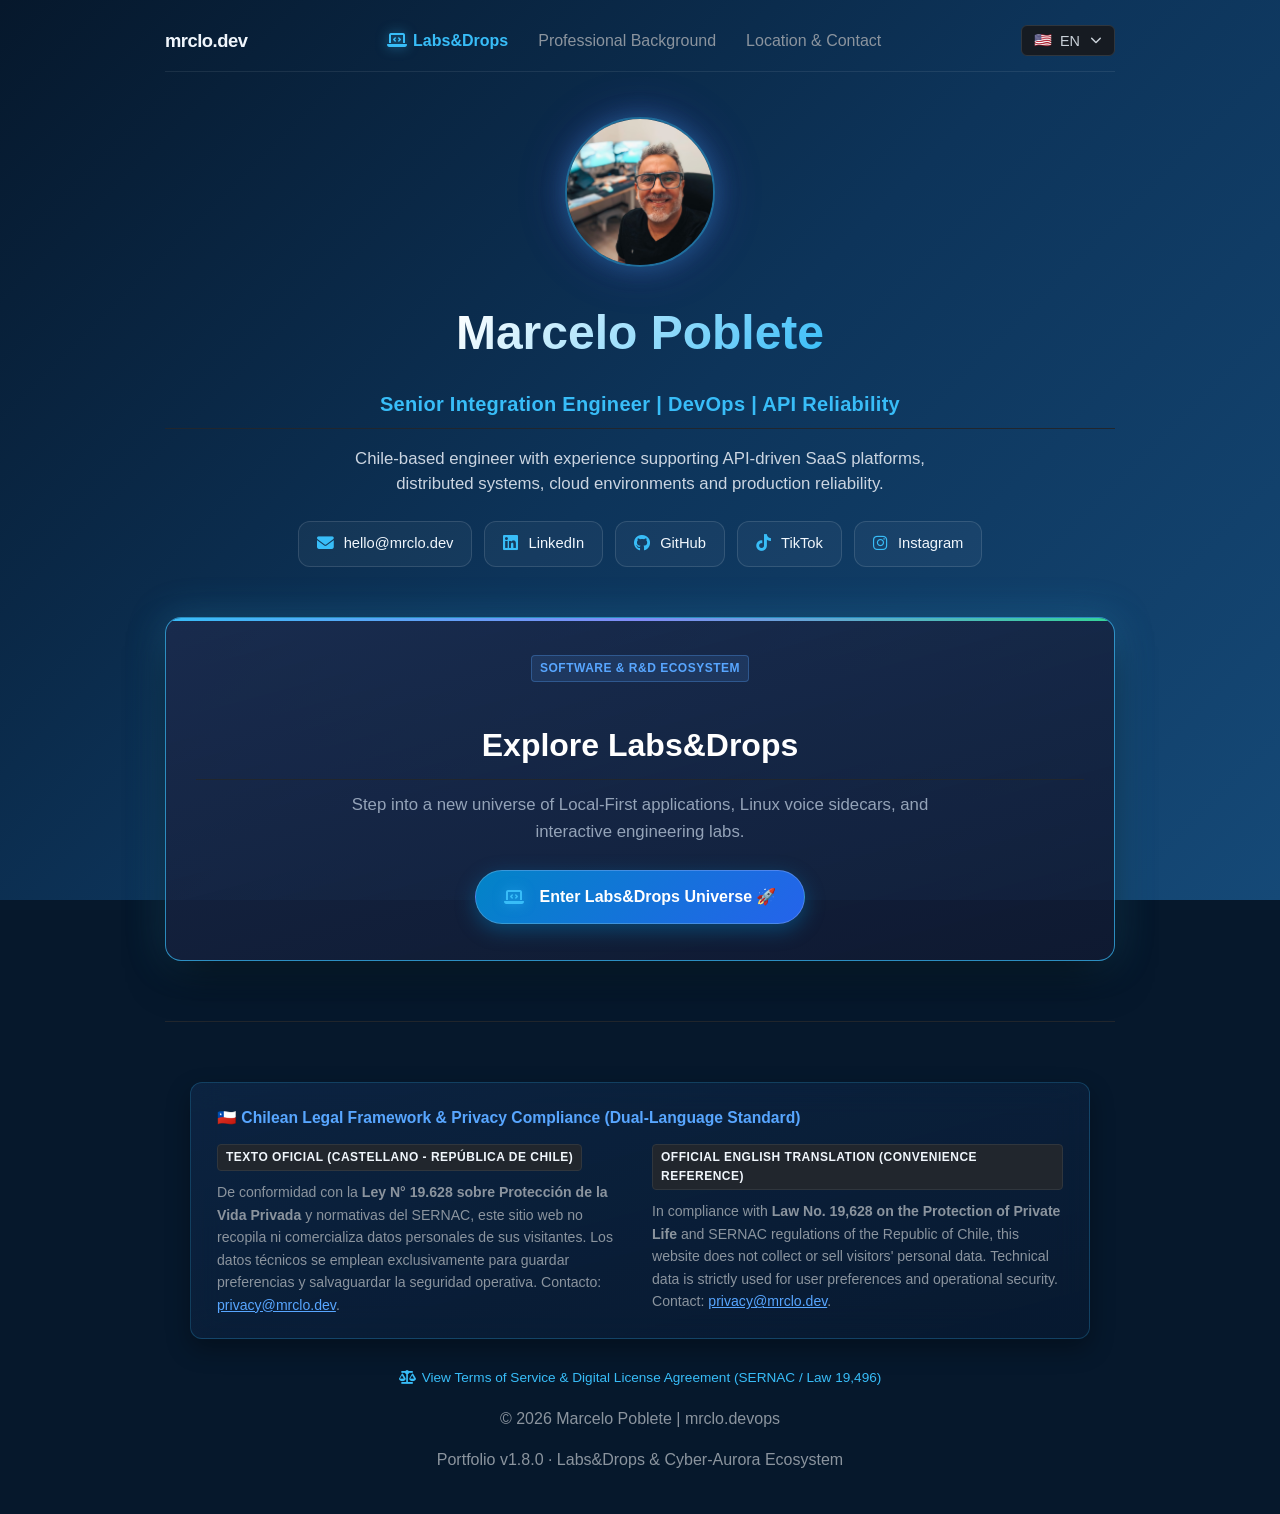
<file: index.html>
<!DOCTYPE html>
<html lang="en">

<head>

    <meta charset="UTF-8">

    <meta name="viewport" content="width=device-width, initial-scale=1.0">


    <title>
    Marcelo Poblete | Senior Integration Engineer | DevOps | API Reliability
    </title>


    <meta name="description"
    content="Marcelo Poblete, Chile-based Senior Integration Engineer with experience in API integrations, SaaS platforms, distributed systems, cloud environments, DevOps and production reliability.">


    <meta name="keywords"
    content="Marcelo Poblete, Senior Integration Engineer, DevOps Engineer, API Reliability, SaaS Engineer, Cloud Engineer, AWS, Terraform, Distributed Systems, Remote Engineer Chile">


    <meta name="author"
    content="Marcelo Poblete">


    <meta name="robots"
    content="index, follow">



    <!-- Open Graph / LinkedIn -->

    <meta property="og:type"
    content="website">


    <meta property="og:title"
    content="Marcelo Poblete | Senior Integration Engineer | DevOps | API Reliability">


    <meta property="og:description"
    content="Senior Integration Engineer focused on API ecosystems, SaaS platforms, DevOps, cloud environments and production reliability.">


    <link rel="canonical" href="https://mrclo.dev/">

    <meta property="og:url" content="https://mrclo.dev/">

    <meta property="og:image" content="https://mrclo.dev/assets/img/profile.jpg">


    <!-- Twitter Card -->

    <meta name="twitter:card" content="summary">

    <meta name="twitter:title" content="Marcelo Poblete | Senior Integration Engineer">

    <meta name="twitter:description" content="API Reliability, DevOps and SaaS Integration Engineer.">

    <meta name="twitter:image" content="https://mrclo.dev/assets/img/profile.jpg">


    <link rel="icon" type="image/svg+xml" href="/assets/img/favicon.svg?v=1.9.0">
    <link rel="icon" type="image/png" sizes="32x32" href="/assets/img/favicon-32x32.png?v=1.9.0">
    <link rel="icon" type="image/png" sizes="16x16" href="/assets/img/favicon-16x16.png?v=1.9.0">
    <link rel="apple-touch-icon" sizes="180x180" href="/assets/img/apple-touch-icon.png?v=1.9.0">
    <link rel="shortcut icon" href="/assets/img/favicon.ico?v=1.9.0">




    <!-- Structured Data -->

    <script type="application/ld+json">
        {
          "@context": "https://schema.org",
          "@type": "Person",
          "name": "Marcelo Poblete",
          "jobTitle": "Senior Integration Engineer",
          "url": "https://mrclo.dev/",
          "image": "https://mrclo.dev/assets/img/profile.jpg",
          "email": "mailto:hello@mrclo.dev",
          "address": {
            "@type": "PostalAddress",
            "addressCountry": "Chile"
          },
          "sameAs": [
            "https://github.com/mrclo-devops",
            "https://www.linkedin.com/in/mrclo-devops/",
            "https://www.tiktok.com/@mrclo_devops",
            "https://www.instagram.com/mrclo_devops/"
          ]
        }
        </script>



    <link rel="stylesheet" href="assets/css/style.css">
    <link rel="stylesheet" href="assets/css/labs.css">


    <link rel="stylesheet"
    href="https://cdnjs.cloudflare.com/ajax/libs/font-awesome/6.5.2/css/all.min.css">


    </head>



<body class="portal-universe">

  <!-- Ambient Glow Mesh Background -->
  <div class="ambient-glow-mesh" aria-hidden="true">
    <div class="glow-orb orb-1"></div>
    <div class="glow-orb orb-2"></div>
    <div class="glow-orb orb-3"></div>
  </div>



<nav class="navbar">

<button class="menu-toggle" aria-label="Open menu">
    <i class="fas fa-bars"></i>
</button>

<a href="/" class="nav-brand-desktop">mrclo.dev</a>

<a href="labs-drops/" class="nav-labs-center-btn" aria-label="Explora Labs & Drops">
    <span class="working-dev-icon"><i class="fas fa-laptop-code"></i></span>
    <span data-i18n="nav.labs_drops">Labs&Drops</span>
</a>

<div class="nav-links">
    <a href="labs-drops/" style="color: #38bdf8; font-weight: 600;"><span class="working-dev-icon"><i class="fas fa-laptop-code"></i></span><span data-i18n="nav.labs_drops">Labs&Drops</span></a>
    <a href="background/" data-i18n="nav.background">Professional Background</a>
    <a href="/background/#contact" data-i18n="nav.contact">Location & Contact</a>
</div>

<div class="lang-switcher">
    <button id="lang-switcher-btn" class="lang-btn" aria-label="Cambiar idioma / Switch language">
        <span id="current-lang-flag">🇨🇱</span>
        <span id="current-lang-code">ES</span>
        <i class="fas fa-chevron-down" style="font-size: 0.72rem; margin-left: 2px;"></i>
    </button>
    <div id="lang-dropdown" class="lang-dropdown">
        <button class="lang-option" data-lang="es">
            <span>🇨🇱</span> Español
        </button>
        <button class="lang-option" data-lang="en">
            <span>🇺🇸</span> English
        </button>
    </div>
</div>

</nav>

<header>

<img class="profile"
src="assets/img/profile.jpg"
alt="Marcelo Poblete">

<h1>
Marcelo Poblete
</h1>

<h2 data-i18n="header.role">
Senior Integration Engineer | DevOps | API Reliability
</h2>

<p style="color: #cbd5e1; font-size: 1.05rem; max-width: 650px; margin: 10px auto 25px auto; line-height: 1.5;" data-i18n="header.bio1">
Chile-based engineer with experience supporting API-driven SaaS platforms, distributed systems, cloud environments and production reliability.
</p>

<div class="contact-pill-list" style="justify-content: center; margin-bottom: 25px;">
    <a href="mailto:hello@mrclo.dev" class="contact-pill" title="Email">
        <i class="fas fa-envelope"></i>
        <span>hello@mrclo.dev</span>
    </a>
    <a href="https://linkedin.com/in/mrclo-devops" target="_blank" rel="noopener noreferrer" class="contact-pill" title="LinkedIn">
        <i class="fab fa-linkedin"></i>
        <span>LinkedIn</span>
    </a>
    <a href="https://github.com/mrclo-devops" target="_blank" rel="noopener noreferrer" class="contact-pill" title="GitHub">
        <i class="fab fa-github"></i>
        <span>GitHub</span>
    </a>
    <a href="https://www.tiktok.com/@mrclo_devops" target="_blank" rel="noopener noreferrer" class="contact-pill" title="TikTok">
        <i class="fab fa-tiktok"></i>
        <span>TikTok</span>
    </a>
    <a href="https://www.instagram.com/mrclo_devops/" target="_blank" rel="noopener noreferrer" class="contact-pill" title="Instagram">
        <i class="fab fa-instagram"></i>
        <span>Instagram</span>
    </a>
</div>

</header>

<section class="labs-portal-teaser">
    <div style="margin-bottom: 14px;">
        <span class="lab-badge" data-i18n="labs.teaser.badge">Ecosistema de Software & R&D</span>
    </div>
    <h2 data-i18n="labs.teaser.title">Explora Labs&Drops</h2>
    <p data-i18n="labs.teaser.desc">
        Ingresa a un nuevo universo de aplicaciones Local-First, sidecars de voz para Linux y laboratorios interactivos de ingeniería.
    </p>
    <a href="labs-drops/" class="btn-portal-enter">
        <span class="working-dev-icon"><i class="fas fa-laptop-code"></i></span>
        <span data-i18n="labs.teaser.btn">Ingresar al Universo Labs&Drops 🚀</span>
    </a>
</section>

<footer>

    <div class="legal-framework">
        <h4 id="legal-title">🇨🇱 Cumplimiento Legal y Privacidad (República de Chile)</h4>
        <div id="legal-body"></div>
    </div>

    <div style="margin: 16px 0; text-align: center;">
        <a href="terms/" style="color: var(--labs-cyan, #38bdf8); font-size: 0.85rem; text-decoration: none; display: inline-flex; align-items: center; gap: 6px;">
            <i class="fas fa-scale-balanced"></i>
            <span data-i18n="legal.terms_link">Ver Términos de Servicio & Política de Licencias Digitales (SERNAC / Ley 19.496)</span>
        </a>
    </div>

    <p data-i18n="footer.rights">
    © 2026 Marcelo Poblete | mrclo.devops
    </p>

    <p data-i18n="footer.version">
    Portfolio v1.9.0 · Labs&Drops & Cyber-Aurora Ecosystem
    </p>

</footer>

<script>

const menuToggle = document.querySelector(".menu-toggle");

const navLinks = document.querySelector(".nav-links");

menuToggle.addEventListener("click", () => {

navLinks.classList.toggle("active");

});

</script>

<script src="assets/js/i18n.js"></script>

</body>

</html>
</file>
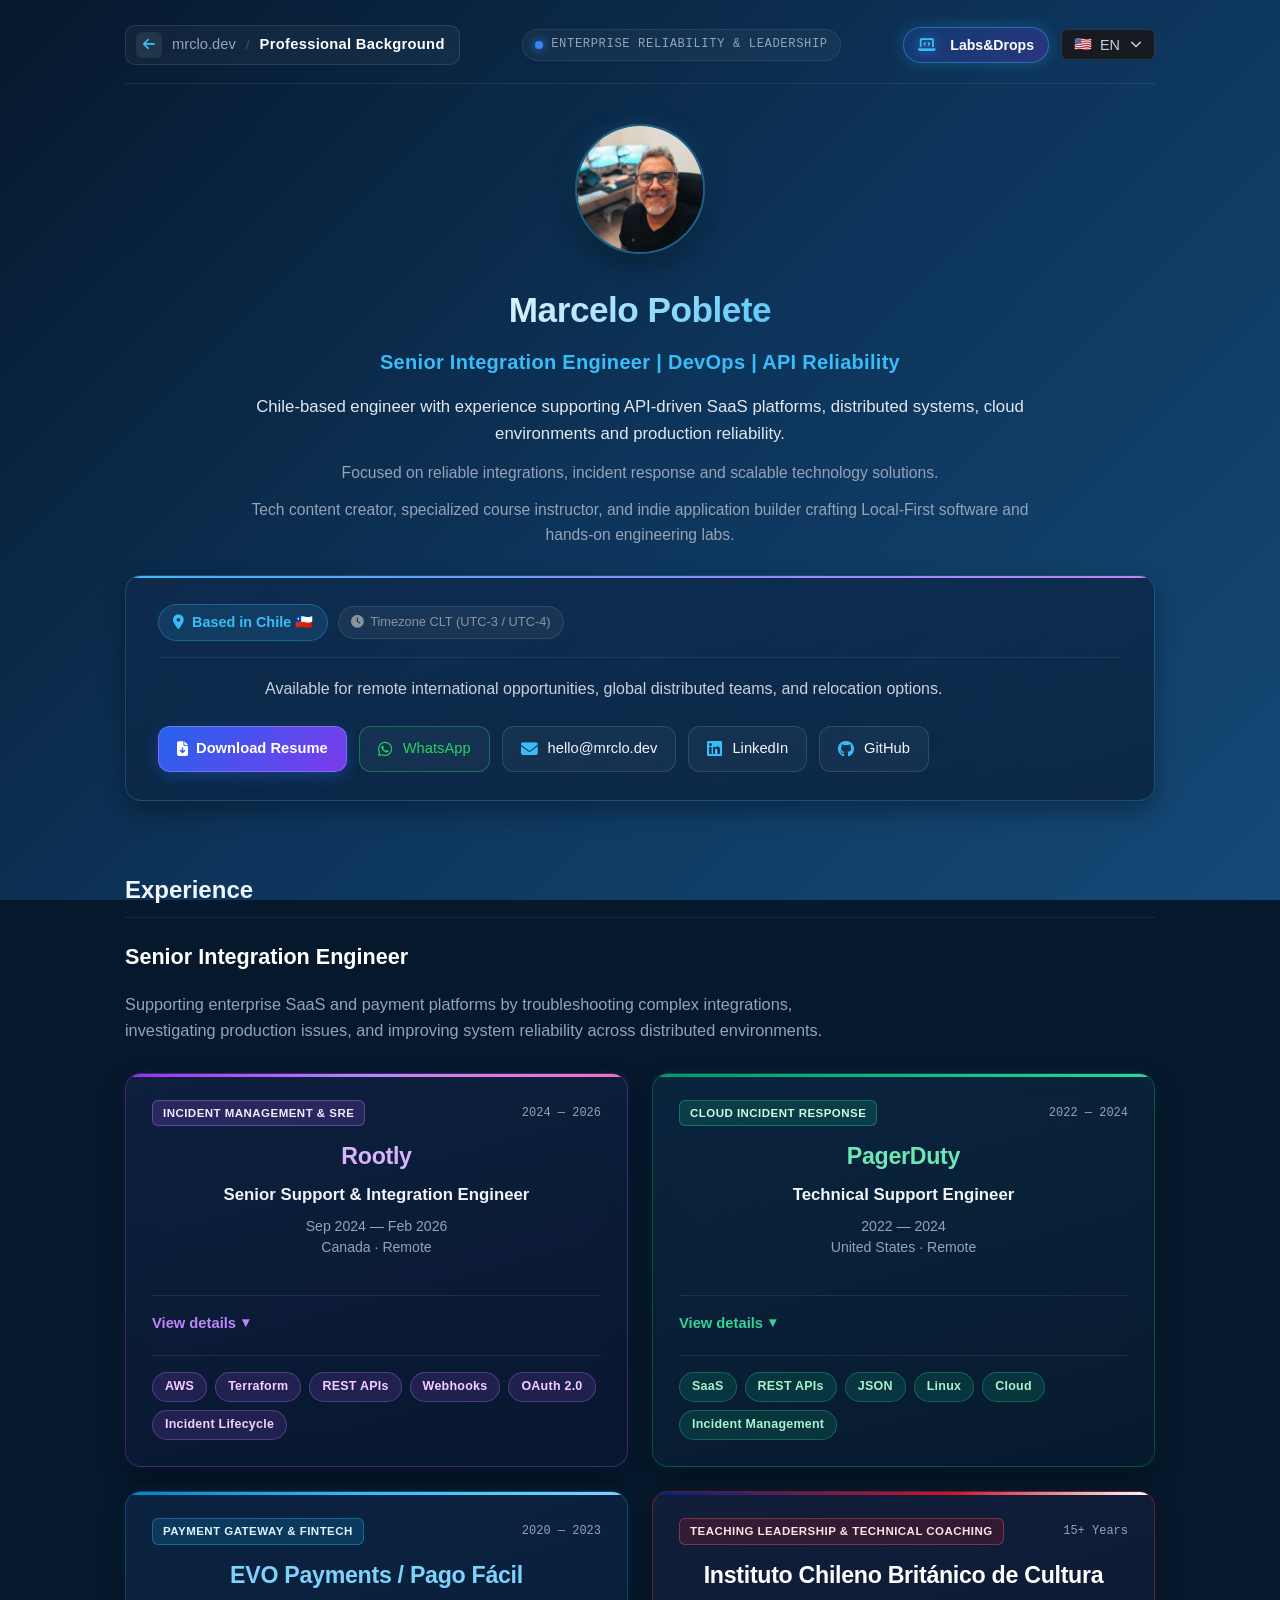
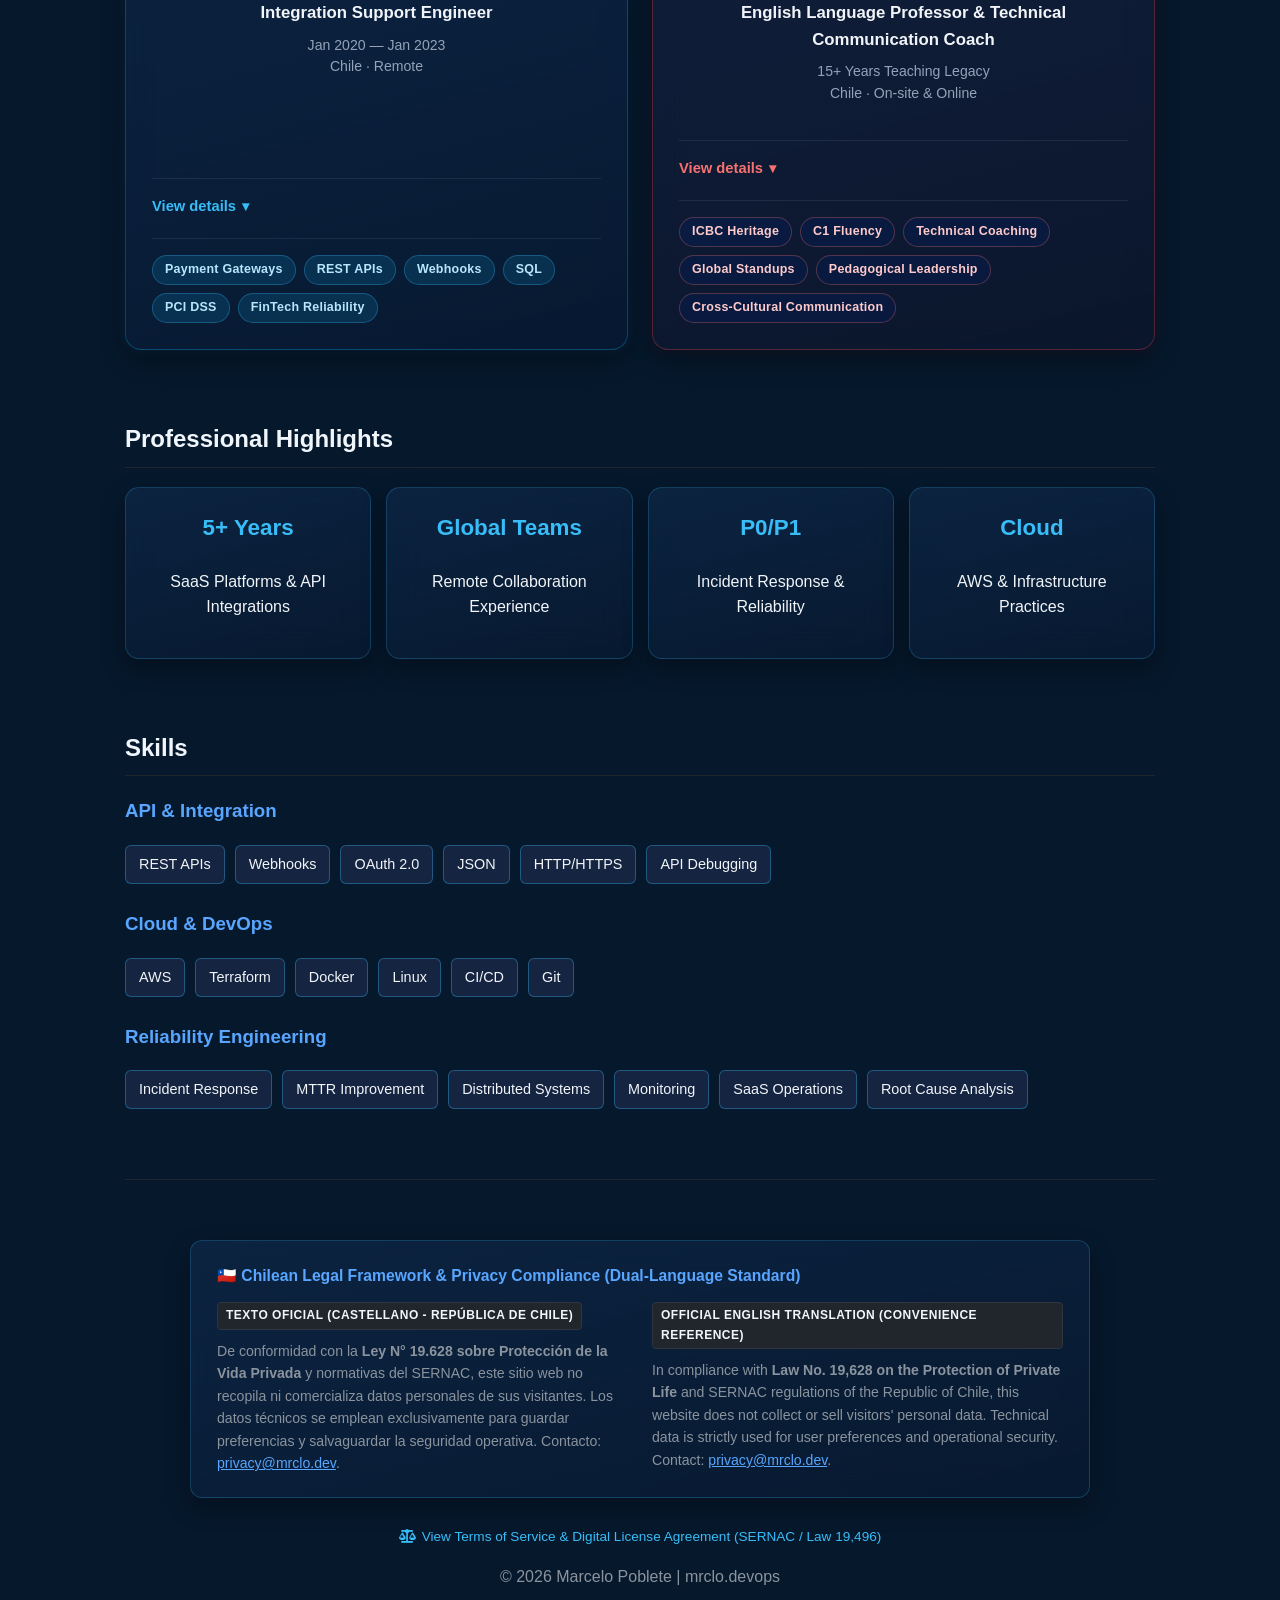
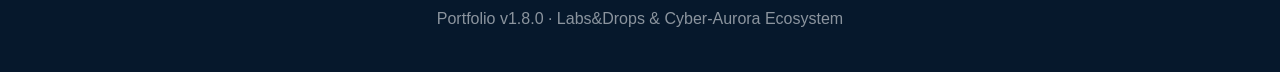
<file: background/index.html>
<!DOCTYPE html>
<html lang="es">

<head>
    <meta charset="UTF-8">
    <meta name="viewport" content="width=device-width, initial-scale=1.0">

    <title>Professional Background — Marcelo Poblete | Skills & Experience</title>

    <meta name="description"
        content="Professional background of Marcelo Poblete: Senior Integration Engineer, DevOps, and API Reliability specialist. Track record supporting Rootly, PagerDuty, and EVO Payments / Pago Fácil, with 15+ years of bilingual English coaching legacy (ICBC).">

    <meta property="og:title" content="Professional Background — Marcelo Poblete | Skills & Experience">
    <meta property="og:description" content="Senior Integration Engineer, DevOps, and API Reliability specialist. Enterprise SaaS track record, technical stack, and ICBC bilingual teaching leadership.">
    <meta property="og:image" content="https://mrclo.dev/assets/img/profile.jpg">
    <meta property="og:url" content="https://mrclo.dev/background/">
    <meta property="og:type" content="website">

    <link rel="canonical" href="https://mrclo.dev/background/">

    <link rel="icon" type="image/svg+xml" href="/assets/img/favicon.svg?v=1.9.0">
    <link rel="icon" type="image/png" sizes="32x32" href="/assets/img/favicon-32x32.png?v=1.9.0">
    <link rel="icon" type="image/png" sizes="16x16" href="/assets/img/favicon-16x16.png?v=1.9.0">
    <link rel="apple-touch-icon" sizes="180x180" href="/assets/img/apple-touch-icon.png?v=1.9.0">
    <link rel="shortcut icon" href="/assets/img/favicon.ico?v=1.9.0">

    <link rel="stylesheet" href="/assets/css/style.css">
    <link rel="stylesheet" href="/assets/css/labs.css">
    <link rel="stylesheet" href="/assets/css/background.css">
    <link rel="stylesheet" href="https://cdnjs.cloudflare.com/ajax/libs/font-awesome/6.5.2/css/all.min.css">
</head>

<body class="background-universe">

  <!-- Ambient Glow Mesh Background: Titanium & Steel Sapphire -->
  <div class="ambient-glow-mesh" aria-hidden="true">
    <div class="glow-orb orb-1"></div>
    <div class="glow-orb orb-2"></div>
    <div class="glow-orb orb-3"></div>
  </div>

  <!-- Contextual Breadcrumb Navigation Header -->
  <nav class="background-navbar">
    <a href="/" class="background-brand-breadcrumb" aria-label="Volver al inicio / Back to mrclo.dev" title="Volver a mrclo.dev">
      <span class="breadcrumb-back-icon"><i class="fas fa-arrow-left"></i></span>
      <span class="breadcrumb-brand">mrclo.dev</span>
      <span class="breadcrumb-sep">/</span>
      <span class="breadcrumb-current" data-i18n="nav.background">Professional Background</span>
    </a>

    <div class="background-nav-center">
      <span class="bg-status-pill">
        <span class="bg-status-pulse"></span>
        <span>ENTERPRISE RELIABILITY & LEADERSHIP</span>
      </span>
    </div>

    <div class="background-nav-right">
      <a href="/labs-drops/" class="nav-labs-center-btn" style="display: inline-flex;" aria-label="Explora Labs & Drops">
        <span class="working-dev-icon"><i class="fas fa-laptop-code"></i></span>
        <span data-i18n="nav.labs_drops">Labs&Drops</span>
      </a>

      <div class="lang-switcher" style="position: relative; top: auto; right: auto;">
        <button id="lang-switcher-btn" class="lang-btn" aria-label="Cambiar idioma / Switch language">
          <span id="current-lang-flag">🇨🇱</span>
          <span id="current-lang-code">ES</span>
          <i class="fas fa-chevron-down" style="font-size: 0.72rem; margin-left: 2px;"></i>
        </button>
        <div id="lang-dropdown" class="lang-dropdown">
          <button class="lang-option" data-lang="es">
            <span>🇨🇱</span> Español
          </button>
          <button class="lang-option" data-lang="en">
            <span>🇺🇸</span> English
          </button>
        </div>
      </div>
    </div>
  </nav>

  <header class="background-header">
    <img class="profile"
         src="/assets/img/profile.jpg"
         alt="Marcelo Poblete">

    <h1>Marcelo Poblete</h1>

    <h2 data-i18n="header.role">
      Senior Integration Engineer | DevOps | API Reliability
    </h2>

    <p style="color: #e2e8f0; font-size: 1.05rem; max-width: 780px; margin: 0 auto 12px auto; line-height: 1.6;" data-i18n="header.bio1">
      Chile-based engineer with experience supporting API-driven SaaS platforms, distributed systems, cloud environments and production reliability.
    </p>

    <p style="color: #94a3b8; font-size: 0.98rem; max-width: 780px; margin: 0 auto 12px auto; line-height: 1.6;" data-i18n="header.bio2">
      Focused on reliable integrations, incident response and scalable technology solutions.
    </p>

    <p style="color: #94a3b8; font-size: 0.98rem; max-width: 780px; margin: 0 auto 28px auto; line-height: 1.6;" data-i18n="header.bio3">
      Tech content creator, specialized course instructor, and indie application builder crafting Local-First software and hands-on engineering labs.
    </p>

    <div id="contact" class="mobility-contact-card" style="text-align: left; margin: 0 auto 30px auto; scroll-margin-top: 80px;">
        <div class="mobility-contact-header">
            <div class="loc-pill-container">
                <span class="loc-badge">
                    <i class="fas fa-location-dot"></i>
                    <span data-i18n="contact.loc.title">Radicado en Chile 🇨🇱</span>
                </span>
                <span class="timezone-badge">
                    <i class="fas fa-clock"></i>
                    <span data-i18n="contact.loc.badge">Zona Horaria CLT (UTC-3 / UTC-4)</span>
                </span>
            </div>
        </div>

        <p class="mobility-desc" data-i18n="contact.unified.desc">
            Disponible para oportunidades internacionales remotas, equipos distribuidos globales y opciones de reubicación.
        </p>

        <div class="contact-pill-list">
            <a class="button" href="/assets/docs/Marcelo_Poblete_Integration_Engineer_Resume.pdf" download style="padding: 10px 18px; font-size: 0.92rem; border-radius: 12px;">
                <i class="fas fa-file-arrow-down"></i>
                <span data-i18n="header.btn.resume">Download Resume</span>
            </a>
            <a href="https://wa.me/56978283318?text=Hello%20Marcelo,%20we%20are%20interested%20in%20scheduling%20a%20meeting%20with%20you.%20Can%20you%20share%20your%20availability?" target="_blank" rel="noopener noreferrer" class="contact-pill" title="WhatsApp" style="border-color: rgba(37, 211, 102, 0.4); color: #25d366;">
                <i class="fab fa-whatsapp" style="color: #25d366;"></i>
                <span data-i18n="header.btn.whatsapp">WhatsApp</span>
            </a>
            <a href="mailto:hello@mrclo.dev" class="contact-pill" title="Email">
                <i class="fas fa-envelope"></i>
                <span>hello@mrclo.dev</span>
            </a>
            <a href="https://linkedin.com/in/mrclo-devops" target="_blank" rel="noopener noreferrer" class="contact-pill" title="LinkedIn">
                <i class="fab fa-linkedin"></i>
                <span>LinkedIn</span>
            </a>
            <a href="https://github.com/mrclo-devops" target="_blank" rel="noopener noreferrer" class="contact-pill" title="GitHub">
                <i class="fab fa-github"></i>
                <span>GitHub</span>
            </a>
        </div>
    </div>
  </header>

  <section id="experience">
    <h2 data-i18n="exp.title">
      Experience
    </h2>
    <div class="experience-intro">
      <h3 data-i18n="exp.intro.role">
        Senior Integration Engineer
      </h3>
      <p data-i18n="exp.intro.desc">
        Supporting enterprise SaaS and payment platforms by troubleshooting
        complex integrations, investigating production issues, and improving
        system reliability across distributed environments.
      </p>
    </div>

    <div class="experience-grid">
      <!-- 1. ROOTLY (rootly.com) -->
      <article class="experience-card" data-company="rootly">
        <header class="experience-header">
          <div class="company-badge-row">
            <span class="company-badge" data-i18n="exp.rootly.badge">Incident Management & SRE</span>
            <span class="company-tenure">2024 — 2026</span>
          </div>
          <h3 class="company-name">Rootly</h3>
          <h4 class="job-title" data-i18n="exp.rootly.role">
            Senior Support & Integration Engineer
          </h4>
          <p class="job-meta" data-i18n="exp.rootly.meta">
            Sep 2024 — Feb 2026<br>
            Canada · Remote
          </p>
        </header>

        <details class="experience-details">
          <summary data-i18n="exp.view_details">
            View details
          </summary>
          <div class="details-content">
            <p data-i18n="exp.rootly.desc">
              Supported enterprise SaaS customers by troubleshooting
              API integrations, production incidents and cloud
              infrastructure while collaborating with Engineering
              and Product teams.
            </p>
            <ul>
              <li data-i18n="exp.rootly.b1">
                Troubleshooting REST APIs and webhook integrations.
              </li>
              <li data-i18n="exp.rootly.b2">
                Production incident response and root cause analysis.
              </li>
              <li data-i18n="exp.rootly.b3">
                Supported cloud-based SaaS environments.
              </li>
              <li data-i18n="exp.rootly.b4">
                Collaborated with Engineering teams on technical issues.
              </li>
            </ul>
          </div>
        </details>

        <footer class="experience-footer">
          <span>AWS</span>
          <span>Terraform</span>
          <span>REST APIs</span>
          <span>Webhooks</span>
          <span>OAuth 2.0</span>
          <span>Incident Lifecycle</span>
        </footer>
      </article>

      <!-- 2. PAGERDUTY (pagerduty.com) -->
      <article class="experience-card" data-company="pagerduty">
        <header class="experience-header">
          <div class="company-badge-row">
            <span class="company-badge" data-i18n="exp.pd.badge">Cloud Incident Response</span>
            <span class="company-tenure">2022 — 2024</span>
          </div>
          <h3 class="company-name">PagerDuty</h3>
          <h4 class="job-title" data-i18n="exp.pd.role">
            Technical Support Engineer
          </h4>
          <p class="job-meta" data-i18n="exp.pd.meta">
            2022 — 2024<br>
            United States · Remote
          </p>
        </header>

        <details class="experience-details">
          <summary data-i18n="exp.view_details">
            View details
          </summary>
          <div class="details-content">
            <p data-i18n="exp.pd.desc">
              Supported global customers using cloud-based incident
              management solutions, troubleshooting technical issues,
              integrations and production environments.
            </p>
            <ul>
              <li data-i18n="exp.pd.b1">
                Troubleshot SaaS platform issues and customer integrations.
              </li>
              <li data-i18n="exp.pd.b2">
                Analyzed logs and technical data to identify root causes.
              </li>
              <li data-i18n="exp.pd.b3">
                Supported API integrations and technical investigations.
              </li>
              <li data-i18n="exp.pd.b4">
                Collaborated with Engineering teams across global environments.
              </li>
            </ul>
          </div>
        </details>

        <footer class="experience-footer">
          <span>SaaS</span>
          <span>REST APIs</span>
          <span>JSON</span>
          <span>Linux</span>
          <span>Cloud</span>
          <span>Incident Management</span>
        </footer>
      </article>

      <!-- 3. EVO PAYMENTS / PAGO FÁCIL (evopayments.com) -->
      <article class="experience-card" data-company="evopayments">
        <header class="experience-header">
          <div class="company-badge-row">
            <span class="company-badge" data-i18n="exp.pf.badge">Payment Gateway & FinTech</span>
            <span class="company-tenure">2020 — 2023</span>
          </div>
          <h3 class="company-name">EVO Payments / Pago Fácil</h3>
          <h4 class="job-title" data-i18n="exp.pf.role">
            Integration Support Engineer
          </h4>
          <p class="job-meta" data-i18n="exp.pf.meta">
            Jan 2020 — Jan 2023<br>
            Chile · Remote
          </p>
        </header>

        <details class="experience-details">
          <summary data-i18n="exp.view_details">
            View details
          </summary>
          <div class="details-content">
            <p data-i18n="exp.pf.desc">
              Supported high-volume payment gateway integrations
              in production environments, ensuring reliable transaction
              processing and troubleshooting complex integration issues.
            </p>
            <ul>
              <li data-i18n="exp.pf.b1">
                Supported high-volume payment gateway integrations
                in production environments.
              </li>
              <li data-i18n="exp.pf.b2">
                Performed SQL analysis and log investigations to resolve
                reconciliation discrepancies and transaction failures.
              </li>
              <li data-i18n="exp.pf.b3">
                Investigated API contract mismatches, webhook delivery
                issues and payload validation errors.
              </li>
              <li data-i18n="exp.pf.b4">
                Refined retry strategies and fault-isolation practices
                to support reliable payment processing.
              </li>
              <li data-i18n="exp.pf.b5">
                Collaborated with Engineering and Operations teams
                during production releases.
              </li>
            </ul>
          </div>
        </details>

        <footer class="experience-footer">
          <span>Payment Gateways</span>
          <span>REST APIs</span>
          <span>Webhooks</span>
          <span>SQL</span>
          <span>PCI DSS</span>
          <span>FinTech Reliability</span>
        </footer>
      </article>

      <!-- 4. INSTITUTO CHILENO BRITÁNICO DE CULTURA (ICBC) -->
      <article class="experience-card" data-company="icbc">
        <header class="experience-header">
          <div class="company-badge-row">
            <span class="company-badge" data-i18n="exp.icbc.badge">Teaching Leadership & Technical Coaching</span>
            <span class="company-tenure">15+ Years</span>
          </div>
          <h3 class="company-name" data-i18n="exp.icbc.company">
            Instituto Chileno Británico de Cultura
          </h3>
          <h4 class="job-title" data-i18n="exp.icbc.role">
            English Language Professor & Technical Communication Coach
          </h4>
          <p class="job-meta" data-i18n="exp.icbc.meta">
            15+ Years Teaching Legacy<br>
            Chile · On-site & Online
          </p>
        </header>

        <details class="experience-details">
          <summary data-i18n="exp.view_details">
            View details
          </summary>
          <div class="details-content">
            <p data-i18n="exp.icbc.desc">
              Over 15 years dedicated to teaching English across diverse age groups: children, teens, university students, and senior tech professionals. Specialized in C1 operational fluency, phonetic nuance, and cross-cultural communication for distributed engineering teams.
            </p>
            <ul>
              <li data-i18n="exp.icbc.b1">
                Comprehensive English language pedagogy across all learning stages: young learners, adolescents, academic students, and high-performance engineers.
              </li>
              <li data-i18n="exp.icbc.b2">
                Technical communication coaching, international interview preparation, and facilitating global standups and blameless post-mortems without language barriers.
              </li>
              <li data-i18n="exp.icbc.b3">
                Preparation for standardized international certifications (Cambridge, IELTS, TOEFL) with focus on advanced professional fluency (C1).
              </li>
              <li data-i18n="exp.icbc.b4">
                Foundational pedagogical background enabling natural fluency, cross-cultural nuance, and frictionless technical alignment with North American and European teams.
              </li>
            </ul>
          </div>
        </details>

        <footer class="experience-footer">
          <span>ICBC Heritage</span>
          <span>C1 Fluency</span>
          <span>Technical Coaching</span>
          <span>Global Standups</span>
          <span>Pedagogical Leadership</span>
          <span>Cross-Cultural Communication</span>
        </footer>
      </article>
    </div>
  </section>

  <section id="highlights">
    <h2 data-i18n="highlights.title">
      Professional Highlights
    </h2>

    <div class="cards">
      <div class="card">
        <h3 data-i18n="highlights.card1.title">
          5+ Years
        </h3>
        <p data-i18n="highlights.card1.desc">
          SaaS Platforms & API Integrations
        </p>
      </div>

      <div class="card">
        <h3 data-i18n="highlights.card2.title">
          Global Teams
        </h3>
        <p data-i18n="highlights.card2.desc">
          Remote Collaboration Experience
        </p>
      </div>

      <div class="card">
        <h3 data-i18n="highlights.card3.title">
          P0/P1
        </h3>
        <p data-i18n="highlights.card3.desc">
          Incident Response & Reliability
        </p>
      </div>

      <div class="card">
        <h3 data-i18n="highlights.card4.title">
          Cloud
        </h3>
        <p data-i18n="highlights.card4.desc">
          AWS & Infrastructure Practices
        </p>
      </div>
    </div>
  </section>

  <section id="skills">
    <h2 data-i18n="skills.title">
      Skills
    </h2>

    <h3 data-i18n="skills.api">
      API & Integration
    </h3>

    <div class="skills">
      <span class="skill">REST APIs</span>
      <span class="skill">Webhooks</span>
      <span class="skill">OAuth 2.0</span>
      <span class="skill">JSON</span>
      <span class="skill">HTTP/HTTPS</span>
      <span class="skill">API Debugging</span>
    </div>

    <h3 data-i18n="skills.cloud">
      Cloud & DevOps
    </h3>

    <div class="skills">
      <span class="skill">AWS</span>
      <span class="skill">Terraform</span>
      <span class="skill">Docker</span>
      <span class="skill">Linux</span>
      <span class="skill">CI/CD</span>
      <span class="skill">Git</span>
    </div>

    <h3 data-i18n="skills.reliability">
      Reliability Engineering
    </h3>

    <div class="skills">
      <span class="skill">Incident Response</span>
      <span class="skill">MTTR Improvement</span>
      <span class="skill">Distributed Systems</span>
      <span class="skill">Monitoring</span>
      <span class="skill">SaaS Operations</span>
      <span class="skill">Root Cause Analysis</span>
    </div>
  </section>

  <footer>
    <div class="legal-framework">
      <h4 id="legal-title">🇨🇱 Cumplimiento Legal y Privacidad (República de Chile)</h4>
      <div id="legal-body"></div>
    </div>

    <div style="margin: 16px 0; text-align: center;">
      <a href="/terms/" style="color: var(--labs-cyan, #38bdf8); font-size: 0.85rem; text-decoration: none; display: inline-flex; align-items: center; gap: 6px;">
        <i class="fas fa-scale-balanced"></i>
        <span data-i18n="legal.terms_link">Ver Términos de Servicio & Política de Licencias Digitales (SERNAC / Ley 19.496)</span>
      </a>
    </div>

    <p data-i18n="footer.rights">
      © 2026 Marcelo Poblete | mrclo.devops
    </p>

    <p data-i18n="footer.version">
      Portfolio v1.9.0 · Labs&Drops & Cyber-Aurora Ecosystem
    </p>
  </footer>

  <script src="/assets/js/i18n.js"></script>
</body>
</html>
</file>
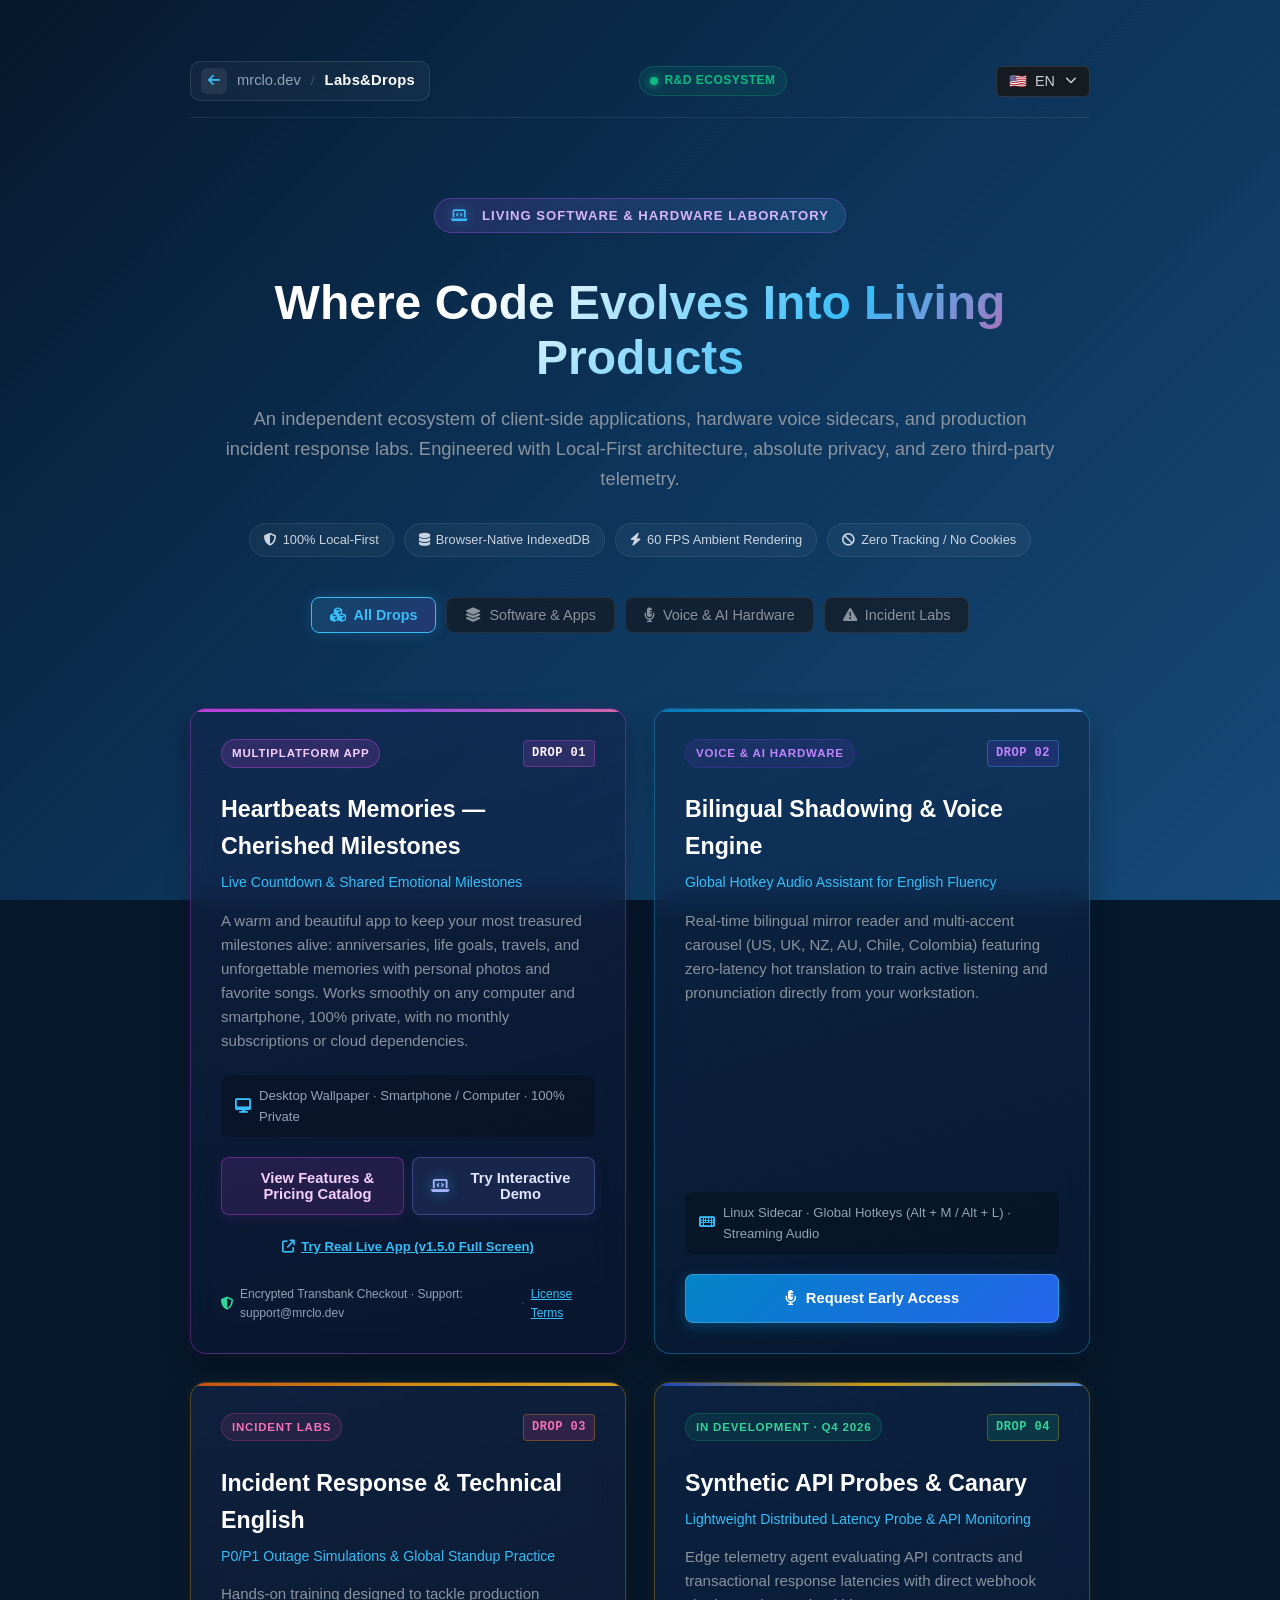
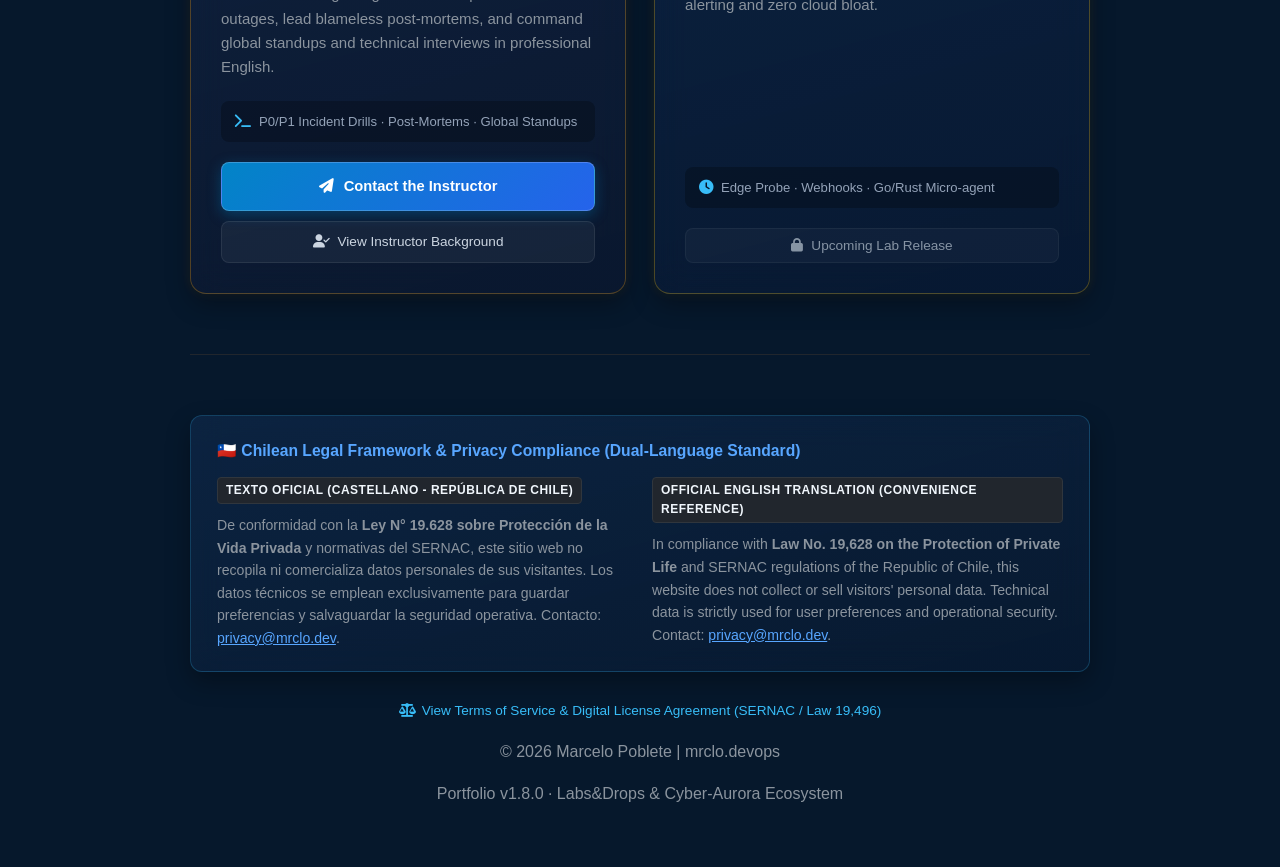
<file: labs-drops/index.html>
<!DOCTYPE html>
<html lang="es">
<head>
  <meta charset="UTF-8">
  <meta name="viewport" content="width=device-width, initial-scale=1.0">

  <title>Labs&Drops — Marcelo Poblete | Apps, Voice & Technical Labs</title>

  <meta name="description"
    content="Descubre el ecosistema Labs&Drops de Marcelo Poblete: aplicaciones Local-First, motor de voz bilingüe y laboratorios prácticos de respuesta a incidentes en producción.">

  <!-- OpenGraph / Social Meta -->
  <meta property="og:title" content="Labs&Drops — Marcelo Poblete | Software & Technical Ecosystem">
  <meta property="og:description" content="Local-First applications, voice engineering sidecars, and hands-on incident response tracks.">
  <meta property="og:url" content="https://mrclo.dev/labs-drops/">
  <meta property="og:type" content="website">
  <meta property="og:image" content="https://mrclo.dev/assets/img/profile.jpg">

  <link rel="canonical" href="https://mrclo.dev/labs-drops/">

  <!-- Favicons -->
  <link rel="icon" type="image/svg+xml" href="/assets/img/favicon.svg?v=1.9.0">
  <link rel="icon" type="image/png" sizes="32x32" href="/assets/img/favicon-32x32.png?v=1.9.0">
  <link rel="icon" type="image/png" sizes="16x16" href="/assets/img/favicon-16x16.png?v=1.9.0">
  <link rel="apple-touch-icon" sizes="180x180" href="/assets/img/apple-touch-icon.png?v=1.9.0">
  <link rel="shortcut icon" href="/assets/img/favicon.ico?v=1.9.0">

  <!-- Fonts & Stylesheets -->
  <link rel="preconnect" href="https://fonts.googleapis.com">
  <link rel="preconnect" href="https://fonts.gstatic.com" crossorigin>
  <link href="https://fonts.googleapis.com/css2?family=Bebas+Neue&family=Caveat:wght@600;700&family=Cinzel:wght@600;700&family=Dancing+Script:wght@600;700&family=Fredoka:wght@600;700&family=Great+Vibes&family=Montserrat:wght@500;700;800&family=Oswald:wght@600;700&family=Pacifico&family=Playfair+Display:ital,wght@0,600;0,800;1,600&display=swap" rel="stylesheet">
  <link rel="stylesheet" href="/assets/css/style.css">
  <link rel="stylesheet" href="/assets/css/labs.css">
  <link rel="stylesheet" href="https://cdnjs.cloudflare.com/ajax/libs/font-awesome/6.5.2/css/all.min.css">
</head>
<body class="labs-universe">

  <!-- Background Ambient Mesh Glow -->
  <div class="ambient-glow-mesh" aria-hidden="true">
    <div class="glow-orb orb-1"></div>
    <div class="glow-orb orb-2"></div>
    <div class="glow-orb orb-3"></div>
  </div>

  <div style="max-width: 1100px; margin: 0 auto; padding: 20px 25px;">

    <!-- Navigation Header -->
    <header class="labs-navbar">
      <a href="/" class="labs-brand-breadcrumb" aria-label="Volver al inicio / Back to mrclo.dev" title="Volver a mrclo.dev">
        <span class="breadcrumb-back-icon"><i class="fas fa-arrow-left"></i></span>
        <span class="breadcrumb-brand">mrclo.dev</span>
        <span class="breadcrumb-sep">/</span>
        <span class="breadcrumb-current">Labs&Drops</span>
      </a>

      <div class="labs-nav-center">
        <span class="labs-status-pill">
          <span class="badge-live-pulse"></span>
          <span data-i18n="labs.nav.live">R&D ECOSYSTEM</span>
        </span>
      </div>

      <!-- Language Switcher -->
      <div class="lang-switcher" style="position: relative; top: auto; right: auto;">
        <button id="lang-switcher-btn" class="lang-btn" aria-label="Cambiar idioma / Switch language">
          <span id="current-lang-flag">🇨🇱</span>
          <span id="current-lang-code">ES</span>
          <i class="fas fa-chevron-down" style="font-size: 0.72rem; margin-left: 2px;"></i>
        </button>
        <div id="lang-dropdown" class="lang-dropdown">
          <button class="lang-option" data-lang="es">
            <span>🇨🇱</span> Español
          </button>
          <button class="lang-option" data-lang="en">
            <span>🇺🇸</span> English
          </button>
        </div>
      </div>
    </header>

    <!-- Hero Section -->
    <section class="labs-hero">
      <div class="labs-hero-badge">
        <span class="working-dev-icon"><i class="fas fa-laptop-code"></i></span>
        <span data-i18n="labs.hero.badge">Laboratorio Vivo de Software & Hardware</span>
      </div>

      <h1 data-i18n="labs.hero.title">Donde el Código Cobra Vida en Productos Tangibles</h1>

      <p data-i18n="labs.hero.subtitle">
        Ecosistema independiente de aplicaciones, asistentes de audio por hardware y laboratorios de incidentes en producción. Construidos bajo arquitectura Local-First, privacidad absoluta y cero telemetría de terceros.
      </p>

      <!-- Architecture Pillars -->
      <div class="labs-tag-pills">
        <span class="labs-tag-pill"><i class="fas fa-shield-halved"></i> <span data-i18n="labs.pill.privacy">100% Local-First</span></span>
        <span class="labs-tag-pill"><i class="fas fa-database"></i> <span data-i18n="labs.pill.db">IndexedDB Browser Native</span></span>
        <span class="labs-tag-pill"><i class="fas fa-bolt"></i> <span data-i18n="labs.pill.perf">60 FPS Ambient Rendering</span></span>
        <span class="labs-tag-pill"><i class="fas fa-ban"></i> <span data-i18n="labs.pill.telemetry">Cero Rastreo / No Cookies</span></span>
      </div>

      <!-- Category Filter Tabs -->
      <div class="labs-filter-bar">
        <button class="filter-tab active" data-filter="all">
          <i class="fas fa-cubes"></i>
          <span data-i18n="labs.tab.all">Todos los Drops</span>
        </button>
        <button class="filter-tab" data-filter="apps">
          <i class="fas fa-layer-group"></i>
          <span data-i18n="labs.tab.apps">Software & Apps</span>
        </button>
        <button class="filter-tab" data-filter="voice">
          <i class="fas fa-microphone-lines"></i>
          <span data-i18n="labs.tab.voice">Voz & AI Hardware</span>
        </button>
        <button class="filter-tab" data-filter="academy">
          <i class="fas fa-triangle-exclamation"></i>
          <span data-i18n="labs.tab.academy">Incident Labs</span>
        </button>
      </div>
    </section>

    <!-- Main Drops Grid -->
    <main class="drops-grid">

      <!-- ================= DROP 01: HEARTBEATS MEMORIES ================= -->
      <article class="drop-card" data-category="apps">
        <div>
          <div class="drop-badge-row">
            <span class="drop-category-badge" data-i18n="labs.d1.badge">App Multiplataforma</span>
            <span class="drop-num">DROP 01</span>
          </div>
          <h3 data-i18n="labs.d1.title">Heartbeats Memories — Recuerdos y Momentos Inolvidables</h3>
          <div class="drop-subtitle" data-i18n="labs.d1.sub">Cuenta Regresiva Emocional y Momentos Compartidos</div>
          <p class="drop-desc" data-i18n="labs.d1.desc">
            Una hermosa aplicación para mantener vivos tus momentos más especiales: aniversarios, metas, viajes o recuerdos inolvidables con fotos familiares y tu música favorita. Diseñada para funcionar suavemente en cualquier computador y en cualquier teléfono inteligente (smartphone), cuidando al 100% tu privacidad sin requerir conexión a internet ni suscripciones mensuales.
          </p>
        </div>

        <div>
          <div class="drop-specs">
            <i class="fas fa-desktop"></i>
            <span data-i18n="labs.d1.platforms">Fondo de Pantalla · Computador y Teléfono Inteligente · 100% Privado</span>
          </div>

          <div class="drop-actions">
            <!-- Buttons: Catalog Modal + Interactive Simulator + Live App -->
            <div class="drop-buttons-grid">
              <button class="btn-demo-trigger btn-open-catalog" id="btn-open-catalog">
                <i class="fas fa-sparkles"></i>
                <span data-i18n="labs.d1.btn_catalog">Ver Catálogo de Funcionalidades y Precios</span>
              </button>
              <button class="btn-demo-trigger btn-open-simulator">
                <span class="working-dev-icon"><i class="fas fa-laptop-code"></i></span>
                <span data-i18n="labs.d1.btn_demo">Probar Simulador Interactivo</span>
              </button>
            </div>
            <div class="live-app-quick-link-box">
              <a class="btn-live-app-link" href="/apps/heartbeats/" target="_blank" rel="noopener noreferrer">
                <i class="fas fa-arrow-up-right-from-square"></i> <span data-i18n="labs.d1.btn_live_real">Probar Demo Real en Vivo (v1.5.0 Pantalla Completa)</span>
              </a>
            </div>

            <!-- Trust Note & Terms Link -->
            <div class="drop-trust-note">
              <i class="fas fa-shield-halved"></i>
              <span data-i18n="labs.d1.trust_note">Pago cifrado Transbank · Asistencia: support@mrclo.dev</span>
              <span style="opacity: 0.5;">·</span>
              <a href="/terms/" target="_blank" style="color: var(--labs-cyan); text-decoration: underline;" data-i18n="labs.d1.terms_link">Términos de Licencia</a>
            </div>
          </div>
        </div>
      </article>

      <!-- ================= DROP 02: BILINGUAL SHADOWING ================= -->
      <article class="drop-card" data-category="voice">
        <div>
          <div class="drop-badge-row">
            <span class="drop-category-badge" style="background: rgba(124, 58, 237, 0.1); color: #c084fc; border: 1px solid rgba(124, 58, 237, 0.25);" data-i18n="labs.d2.badge">Voz & AI Hardware</span>
            <span class="drop-num" style="background: rgba(124, 58, 237, 0.15); color: #c084fc;">DROP 02</span>
          </div>
          <h3 data-i18n="labs.d2.title">Bilingual Shadowing & Voice Engine</h3>
          <div class="drop-subtitle" data-i18n="labs.d2.sub">Asistente de Audio con Atajos Globales para Fluidez en Inglés</div>
          <p class="drop-desc" data-i18n="labs.d2.desc">
            Tecnología de lectura espejo (Bilingual Shadowing) y carrusel de acentos nativos (US, UK, NZ, AU, Chile, Colombia) con traducción en caliente sin latencia para entrenar la audición activa y pronunciación técnica directamente desde tu estación de trabajo.
          </p>
        </div>

        <div>
          <div class="drop-specs">
            <i class="fas fa-keyboard"></i>
            <span data-i18n="labs.d2.platforms">Linux Sidecar · Atajos Globales (Alt + M / Alt + L) · Audio Streaming</span>
          </div>

          <div class="drop-actions">
            <a class="btn-demo-trigger" style="background: linear-gradient(135deg, #0284c7, #2563eb);" href="mailto:hello@mrclo.dev?subject=Labs%26Drops:%20Early%20Access%20Bilingual%20Shadowing">
              <i class="fas fa-microphone-lines"></i>
              <span data-i18n="labs.d2.btn_demo">Solicitar Acceso Anticipado</span>
            </a>
          </div>
        </div>
      </article>

      <!-- ================= DROP 03: INCIDENT LABS ================= -->
      <article class="drop-card" data-category="academy">
        <div>
          <div class="drop-badge-row">
            <span class="drop-category-badge" style="background: rgba(236, 72, 153, 0.1); color: #f472b6; border: 1px solid rgba(236, 72, 153, 0.25);" data-i18n="labs.d3.badge">Incident Labs</span>
            <span class="drop-num" style="background: rgba(236, 72, 153, 0.15); color: #f472b6;">DROP 03</span>
          </div>
          <h3 data-i18n="labs.d3.title">Gestión de Incidentes & Inglés Técnico</h3>
          <div class="drop-subtitle" data-i18n="labs.d3.sub">Simulaciones P0/P1 y Práctica de Standups Globales</div>
          <p class="drop-desc" data-i18n="labs.d3.desc">
            Formación práctica para responder a caídas de producción, liderar post-mortems y dominar standups y entrevistas técnicas en inglés profesional.
          </p>
        </div>

        <div>
          <div class="drop-specs">
            <i class="fas fa-terminal"></i>
            <span data-i18n="labs.d3.platforms">Simulaciones P0/P1 · Post-Mortems · Standups Globales</span>
          </div>

          <div class="drop-actions">
            <a class="btn-demo-trigger" style="background: linear-gradient(135deg, #0284c7, #2563eb);" href="mailto:hello@mrclo.dev?subject=Labs%26Drops:%20Incident%20Response%20Labs">
              <i class="fas fa-paper-plane"></i>
              <span data-i18n="labs.d3.btn_contact">Contactar al Instructor</span>
            </a>

            <a class="drop-btn-secondary" href="/background/">
              <i class="fas fa-user-check"></i>
              <span data-i18n="labs.d3.btn_cv">Ver Trayectoria</span>
            </a>
          </div>
        </div>
      </article>

      <!-- ================= DROP 04: PIPELINE PROBES ================= -->
      <article class="drop-card" data-category="probes">
        <div>
          <div class="drop-badge-row">
            <span class="drop-category-badge" style="background: rgba(16, 185, 129, 0.1); color: #34d399; border: 1px solid rgba(16, 185, 129, 0.25);" data-i18n="labs.d4.badge">En Desarrollo · Q4 2026</span>
            <span class="drop-num" style="background: rgba(16, 185, 129, 0.15); color: #34d399;">DROP 04</span>
          </div>
          <h3 data-i18n="labs.d4.title">Synthetic API Probes & Canary</h3>
          <div class="drop-subtitle" data-i18n="labs.d4.sub">Sonda Distribuida Ligera de Latencia y Monitoreo de APIs</div>
          <p class="drop-desc" data-i18n="labs.d4.desc">
            Agente de telemetría de borde para evaluar contratos de API y tiempos de respuesta transaccionales con alertas directas por webhook y cero sobrecostos de nube.
          </p>
        </div>

        <div>
          <div class="drop-specs">
            <i class="fas fa-clock"></i>
            <span data-i18n="labs.d4.platforms">Edge Probe · Webhooks · Micro-agente Go/Rust</span>
          </div>

          <div class="drop-actions">
            <button class="drop-btn-secondary" style="opacity: 0.65; cursor: default;">
              <i class="fas fa-lock"></i>
              <span data-i18n="labs.d4.status">Próximo Lanzamiento en Laboratorio</span>
            </button>
          </div>
        </div>
      </article>

    </main>

    <!-- Chilean Legal Compliance Footer -->
    <footer style="margin-top: 60px;">
      <div class="legal-framework">
        <h4 id="legal-title">🇨🇱 Cumplimiento Legal y Privacidad (República de Chile)</h4>
        <div id="legal-body"></div>
      </div>

      <div style="margin: 16px 0; text-align: center;">
        <a href="/terms/" style="color: var(--labs-cyan); font-size: 0.85rem; text-decoration: none; display: inline-flex; align-items: center; gap: 6px;">
          <i class="fas fa-scale-balanced"></i>
          <span data-i18n="legal.terms_link">Ver Términos de Servicio & Política de Licencias Digitales (SERNAC / Ley 19.496)</span>
        </a>
      </div>

      <p data-i18n="footer.rights">
        © 2026 Marcelo Poblete | mrclo.devops
      </p>

      <p data-i18n="footer.version">
        Labs&Drops Ecosystem · Local-First Architecture
      </p>
    </footer>

  </div>

  <!-- ==========================================================================
       INTERACTIVE DEVICE SIMULATOR MODAL (HEARTBEATS MEMORIES)
       ========================================================================== -->
  <div class="modal-backdrop" id="simulator-modal" role="dialog" aria-modal="true" aria-labelledby="modal-title">
    <div class="modal-window">

      <!-- Modal Header -->
      <div class="modal-header">
        <div class="modal-title-area">
          <h3 id="modal-title">Heartbeats Memories — Device Experience Simulator</h3>
          <span class="modal-badge">v1.1.0 Interactive Mockup</span>
        </div>
        <button class="btn-close-modal" id="btn-close-modal" aria-label="Cerrar modal">
          <i class="fas fa-xmark"></i>
        </button>
      </div>

      <!-- Device & Color Controls Bar -->
      <div class="device-controls-bar">
        <div class="device-switcher-buttons">
          <button class="btn-device active" data-device="desktop">
            <i class="fas fa-desktop"></i>
            <span data-i18n="modal.btn.desktop">Modo Computador (Wallpaper Desktop)</span>
          </button>
          <button class="btn-device" data-device="mobile">
            <i class="fas fa-mobile-screen"></i>
            <span data-i18n="modal.btn.mobile">Modo Celular (Wallpaper PWA)</span>
          </button>
        </div>

        <!-- Position Docking Selector -->
        <div class="pos-picker-bar">
          <span class="pos-picker-label"><i class="fas fa-arrows-up-down-left-right"></i> <span data-i18n="modal.pos.label">Posición Widget:</span></span>
          <div class="pos-buttons">
            <button class="btn-pos" data-pos="top-left" title="Rincón Superior Izquierdo" data-i18n="modal.pos.top_left">↖ Sup-Izq</button>
            <button class="btn-pos active" data-pos="center" title="Centro de la Pantalla" data-i18n="modal.pos.center">⊙ Centro</button>
            <button class="btn-pos" data-pos="bottom-right" title="Rincón Inferior Derecho" data-i18n="modal.pos.bottom_right">↘ Inf-Der</button>
          </div>
        </div>

        <!-- 10 Gem Colors Palette -->
        <div class="palette-picker-bar">
          <span><i class="fas fa-gem"></i> 10 Gemas:</span>
          <div class="palette-dots">
            <span class="palette-dot" data-color="#ef4444" style="background: #ef4444;" title="Rubí Fuego"></span>
            <span class="palette-dot" data-color="#ea580c" style="background: #ea580c;" title="Cornalina Ámbar"></span>
            <span class="palette-dot" data-color="#eab308" style="background: #eab308;" title="Citrino Solar"></span>
            <span class="palette-dot" data-color="#10b981" style="background: #10b981;" title="Jade Imperial"></span>
            <span class="palette-dot" data-color="#14b8a6" style="background: #14b8a6;" title="Turquesa Océano"></span>
            <span class="palette-dot active" data-color="#06b6d4" style="background: #06b6d4;" title="Aguamarina Celestial"></span>
            <span class="palette-dot" data-color="#2563eb" style="background: #2563eb;" title="Zafiro Real"></span>
            <span class="palette-dot" data-color="#8b5cf6" style="background: #8b5cf6;" title="Amatista Mística"></span>
            <span class="palette-dot" data-color="#ec4899" style="background: #ec4899;" title="Cuarzo Rosa"></span>
            <span class="palette-dot" data-color="#f43f5e" style="background: #f43f5e;" title="Granate Carmesí"></span>
          </div>
        </div>

        <!-- 10 Emotional Fonts Selector -->
        <div class="font-picker-bar">
          <span><i class="fas fa-font"></i> <span data-i18n="modal.font.label">Letra:</span></span>
          <select id="sim-font-select" class="sim-select" title="Cambiar tipografía del recuerdo">
            <option value="Montserrat" selected>Montserrat (Moderno)</option>
            <option value="Great Vibes">Great Vibes (Romance)</option>
            <option value="Dancing Script">Dancing Script (Amor)</option>
            <option value="Caveat">Caveat (Manuscrita)</option>
            <option value="Fredoka">Fredoka (Cumpleaños)</option>
            <option value="Pacifico">Pacifico (Viajes)</option>
            <option value="Bebas Neue">Bebas Neue (Metas)</option>
            <option value="Oswald">Oswald (Fuerza)</option>
            <option value="Playfair Display">Playfair Display (Oro)</option>
            <option value="Cinzel">Cinzel (Solemne)</option>
          </select>
        </div>

        <!-- Opacity & Scale Sliders -->
        <div class="slider-controls-bar">
          <div class="slider-unit" title="Regula la transparencia del fondo">
            <label><i class="fas fa-eye"></i> <span data-i18n="modal.opacity.label">Opacidad:</span> <span id="sim-opacity-val">65%</span></label>
            <input type="range" id="sim-opacity-slider" min="0" max="100" value="65" />
          </div>
          <div class="slider-unit" title="Ajusta el tamaño del recuadro">
            <label><i class="fas fa-up-right-and-down-left-from-center"></i> <span data-i18n="modal.scale.label">Tamaño:</span> <span id="sim-scale-val">100%</span></label>
            <input type="range" id="sim-scale-slider" min="70" max="115" value="100" />
          </div>
        </div>
      </div>

      <!-- Simulator Stage -->
      <div class="simulator-stage" id="simulator-stage">

        <!-- DESKTOP MOCKUP -->
        <div class="mockup-desktop">
          <div class="desktop-titlebar">
            <div class="traffic-dots">
              <span class="traffic-dot red"></span>
              <span class="traffic-dot yellow"></span>
              <span class="traffic-dot green"></span>
            </div>
            <span class="desktop-title-text">Heartbeats Memories — Ambient Desktop Wallpaper (Local-First)</span>
          </div>

          <div class="simulator-screen">
            <div class="sim-slideshow-layer"></div>
            <div class="sim-vignette-overlay"></div>

            <!-- Floating Glassmorphism Widget -->
            <div class="sim-floating-card pos-center" id="sim-card-desktop">
              <!-- Event Switcher Tabs -->
              <div class="sim-events-nav">
                <button class="sim-event-tab active" data-event-idx="0">
                  <i class="fas fa-heart"></i>
                  <span data-i18n="demo.tab.ev1">Aniversario</span>
                </button>
                <button class="sim-event-tab" data-event-idx="1">
                  <i class="fas fa-plane"></i>
                  <span data-i18n="demo.tab.ev2">Viaje Soñado</span>
                </button>
                <button class="sim-event-tab" data-event-idx="2">
                  <i class="fas fa-flag"></i>
                  <span data-i18n="demo.tab.ev3">Graduación</span>
                </button>
              </div>

              <div class="sim-title-row">
                <span class="sim-dynamic-icon-slot">
                  <span class="sim-icon-container heart-container">
                    <i class="fas fa-heart sim-event-icon icon-heart"></i>
                  </span>
                </span>
                <h4 class="sim-event-title" data-i18n="demo.ev1.title">Aniversario Especial</h4>
              </div>

              <div class="sim-countdown-grid">
                <div class="sim-time-box">
                  <span class="sim-digit sim-days">365</span>
                  <span class="sim-unit" data-i18n="modal.card.days">Días</span>
                </div>
                <div class="sim-time-box">
                  <span class="sim-digit sim-hours">12</span>
                  <span class="sim-unit" data-i18n="modal.card.hours">Horas</span>
                </div>
                <div class="sim-time-box">
                  <span class="sim-digit sim-mins">30</span>
                  <span class="sim-unit" data-i18n="modal.card.mins">Min</span>
                </div>
                <div class="sim-time-box">
                  <span class="sim-digit sim-secs">45</span>
                  <span class="sim-unit" data-i18n="modal.card.secs">Seg</span>
                </div>
              </div>

              <div class="sim-heartbeats-count">
                <i class="fas fa-heartbeat" style="color: #fb7185; margin-right: 4px;"></i>
                <span class="sim-heartbeats">36,829,440</span> <span data-i18n="modal.card.beats">latidos compartidos</span>
              </div>

              <!-- Photo carousel progress indicator -->
              <div class="sim-photo-indicator">
                <div class="photo-dots">
                  <span class="photo-dot active" data-photo="0" title="Foto 1"></span>
                  <span class="photo-dot" data-photo="1" title="Foto 2"></span>
                  <span class="photo-dot" data-photo="2" title="Foto 3"></span>
                </div>
                <span class="photo-counter-text">Foto 1 de 3</span>
              </div>

              <!-- Mini Audio Simulator & 3 Alarms Pill -->
              <div class="sim-features-bar">
                <button class="sim-audio-btn" id="sim-audio-desktop" title="Simular reproducción de sonido local">
                  <i class="fas fa-music"></i> <span>Música Local</span>
                </button>
                <span class="sim-alarms-badge" title="3 Alarmas hacia atrás configuradas">
                  <i class="fas fa-bell"></i> 3 Alarmas (7d, 1d, 1h)
                </span>
                <a class="sim-live-link" href="/apps/heartbeats/" target="_blank" rel="noopener noreferrer">
                  <i class="fas fa-up-right-from-square"></i> App Real
                </a>
              </div>
            </div>
          </div>
        </div>

        <!-- MOBILE MOCKUP -->
        <div class="mockup-mobile">
          <div class="mobile-dynamic-island"></div>

          <div class="simulator-screen">
            <div class="sim-slideshow-layer"></div>
            <div class="sim-vignette-overlay"></div>

            <!-- Mobile Centered Widget -->
            <div class="sim-floating-card pos-center" id="sim-card-mobile">
              <!-- Mobile Event Switcher Tabs -->
              <div class="sim-events-nav">
                <button class="sim-event-tab active" data-event-idx="0">
                  <i class="fas fa-heart"></i>
                  <span>Amor</span>
                </button>
                <button class="sim-event-tab" data-event-idx="1">
                  <i class="fas fa-plane"></i>
                  <span>Viaje</span>
                </button>
                <button class="sim-event-tab" data-event-idx="2">
                  <i class="fas fa-flag"></i>
                  <span>Meta</span>
                </button>
              </div>

              <div class="sim-title-row">
                <span class="sim-dynamic-icon-slot">
                  <span class="sim-icon-container heart-container">
                    <i class="fas fa-heart sim-event-icon icon-heart"></i>
                  </span>
                </span>
                <h4 class="sim-event-title" data-i18n="demo.ev1.title">Aniversario Especial</h4>
              </div>

              <div class="sim-countdown-grid" style="gap: 4px; margin: 10px 0 8px;">
                <div class="sim-time-box">
                  <span class="sim-digit sim-days" style="font-size: 1.15rem;">365</span>
                  <span class="sim-unit" data-i18n="modal.card.days">Días</span>
                </div>
                <div class="sim-time-box">
                  <span class="sim-digit sim-hours" style="font-size: 1.15rem;">12</span>
                  <span class="sim-unit" data-i18n="modal.card.hours">Horas</span>
                </div>
                <div class="sim-time-box">
                  <span class="sim-digit sim-mins" style="font-size: 1.15rem;">30</span>
                  <span class="sim-unit" data-i18n="modal.card.mins">Min</span>
                </div>
                <div class="sim-time-box">
                  <span class="sim-digit sim-secs" style="font-size: 1.15rem;">45</span>
                  <span class="sim-unit" data-i18n="modal.card.secs">Seg</span>
                </div>
              </div>

              <div class="sim-heartbeats-count" style="font-size: 0.7rem;">
                <i class="fas fa-heartbeat" style="color: #fb7185;"></i>
                <span class="sim-heartbeats">36,829,440</span> <span data-i18n="modal.card.beats">latidos</span>
              </div>

              <!-- Mobile Photo Indicator -->
              <div class="sim-photo-indicator" style="margin-top: 8px;">
                <div class="photo-dots">
                  <span class="photo-dot active" data-photo="0"></span>
                  <span class="photo-dot" data-photo="1"></span>
                  <span class="photo-dot" data-photo="2"></span>
                </div>
                <span class="photo-counter-text" style="font-size: 0.68rem;">Foto 1/3</span>
              </div>

              <!-- Mini Audio Simulator & 3 Alarms Pill Mobile -->
              <div class="sim-features-bar mobile-features-bar">
                <button class="sim-audio-btn" id="sim-audio-mobile" title="Simular reproducción de sonido local">
                  <i class="fas fa-music"></i> <span>Audio</span>
                </button>
                <span class="sim-alarms-badge" title="3 Alarmas hacia atrás configuradas">
                  <i class="fas fa-bell"></i> 3 Alarmas
                </span>
                <a class="sim-live-link" href="/apps/heartbeats/" target="_blank" rel="noopener noreferrer">
                  <i class="fas fa-up-right-from-square"></i> App Real
                </a>
              </div>
            </div>
          </div>
        </div>

      </div>

      <!-- Modal Footer & Specs -->
      <div class="modal-footer-specs">
        <div class="modal-specs-list">
          <span><i class="fas fa-shield-halved"></i> 100% Local-First</span>
          <span><i class="fas fa-database"></i> IndexedDB</span>
          <span><i class="fas fa-battery-half"></i> Cero Consumo de Batería</span>
          <span><i class="fas fa-ban"></i> Cero Telemetría</span>
        </div>

        <div class="modal-action-buttons">
          <a class="btn-buy-webpay" style="padding: 9px 18px; font-size: 0.88rem; width: auto;" href="https://www.webpay.cl/form-pay/422690" target="_blank" rel="noopener noreferrer">
            <span data-i18n="modal.btn.buy">Pagar con</span>
            <img src="/assets/img/webpay-plus.svg" alt="Webpay.cl" class="webpay-icon-inline" width="70" height="20">
          </a>
          <a class="drop-btn-secondary" style="padding: 9px 18px; font-size: 0.88rem;" href="mailto:support@mrclo.dev">
            <i class="fas fa-headset"></i>
            <span data-i18n="modal.btn.support">Soporte: support@mrclo.dev</span>
          </a>
        </div>
      </div>

    </div>
  </div>

  <!-- ==========================================================================
       MODAL DE CATÁLOGO COMPLETO DE FUNCIONALIDADES (HEARTBEATS MEMORIES)
       ========================================================================== -->
  <div class="modal-backdrop" id="catalog-modal" role="dialog" aria-modal="true" aria-labelledby="catalog-title">
    <div class="modal-window catalog-window">
      <div class="modal-header">
        <div class="modal-title-area">
          <h3 id="catalog-title" data-i18n="catalog.title">✨ Catálogo de Funcionalidades — Heartbeats Memories</h3>
          <span class="modal-badge" data-i18n="catalog.badge">v1.5.0 • Licencia Vitalicia (1 Dispositivo)</span>
        </div>
        <button class="btn-close-modal" id="btn-close-catalog" aria-label="Cerrar catálogo">
          <i class="fas fa-xmark"></i>
        </button>
      </div>

      <div class="catalog-content">
        <!-- Banner de Precio y Licencia -->
        <div class="catalog-pricing-hero">
          <div class="catalog-pricing-badge">
            <span class="catalog-price" id="catalog-price-amount">$5.000 CLP</span>
            <span class="catalog-price-usd" id="catalog-price-usd" data-i18n="catalog.price_usd">(Aprox. 5 USD)</span>
            <span class="catalog-lifetime-pill" id="catalog-price-pill"><i class="fas fa-infinity"></i> <span data-i18n="catalog.lifetime_pill">Licencia de por vida (1 dispositivo)</span></span>
          </div>
          <p class="catalog-hook-text" data-i18n="catalog.hero_hook">
            💡 <strong>A diferencia de otras apps, no hay arriendo mensual ni avisos publicitarios.</strong> Compras tu licencia una sola vez para 1 equipo personal y es tuya para siempre con todas las mejoras y actualizaciones continuas, ¡transferible a nuevo equipo!
          </p>
          <a class="btn-buy-webpay catalog-buy-btn" href="https://www.webpay.cl/form-pay/422690" target="_blank" rel="noopener noreferrer">
            <span data-i18n="catalog.hero_btn_buy">Pagar con</span>
            <img src="/assets/img/webpay-plus.svg" alt="Webpay.cl" class="webpay-icon-inline" width="82" height="22">
          </a>

          <!-- Coupon Section inside Catalog Hero -->
          <div class="coupon-section" id="coupon-section" style="margin-top: 14px; width: 100%; max-width: 440px; margin-left: auto; margin-right: auto;">
            <button type="button" class="coupon-toggle-btn" id="coupon-toggle-btn" aria-expanded="false">
              <i class="fas fa-ticket"></i>
              <span data-i18n="labs.d1.coupon_toggle">¿Tienes un cupón de descuento?</span>
              <i class="fas fa-chevron-down coupon-toggle-icon" id="coupon-toggle-icon"></i>
            </button>
            <div class="coupon-box" id="coupon-box" style="display: none;">
              <div class="coupon-input-group">
                <input type="text" id="coupon-input" class="coupon-input" placeholder="Ingresa tu código" autocomplete="off" spellcheck="false" data-i18n-placeholder="labs.d1.coupon_placeholder" />
                <button type="button" id="coupon-apply-btn" class="coupon-apply-btn">
                  <span data-i18n="labs.d1.coupon_apply">Aplicar</span>
                </button>
              </div>
              <div id="coupon-feedback" class="coupon-feedback" style="display: none;"></div>
            </div>
          </div>
        </div>

        <!-- Checklist de Características en lenguaje cotidiano -->
        <div class="features-checklist-grid">
          
          <div class="feature-item">
            <div class="feature-icon">📏</div>
            <div class="feature-text">
              <h4 data-i18n="catalog.f1.title">Agrandar o achicar el recuadro libremente</h4>
              <p data-i18n="catalog.f1.desc">Adapta el tamaño de la tarjeta para que sea sutil y discreta en una esquina de tu pantalla o grande e impactante en tu celular. En el computador puedes arrastrar la esquina inferior con el ratón y en tu teléfono pellizcar con dos dedos.</p>
            </div>
          </div>

          <div class="feature-item">
            <div class="feature-icon">🎨</div>
            <div class="feature-text">
              <h4 data-i18n="catalog.f2.title">Hasta 10 colores y gemas temáticas</h4>
              <p data-i18n="catalog.f2.desc">Personaliza el marco y el halo brillante con 10 tonos inspirados en gemas (rubí, cornalina, citrino, jade, turquesa, aguamarina, zafiro, amatista, cuarzo rosa y granate), o escoge cualquier color personalizado con el selector libre.</p>
            </div>
          </div>

          <div class="feature-item">
            <div class="feature-icon">⏰</div>
            <div class="feature-text">
              <h4 data-i18n="catalog.f3.title">Configura hasta tres alarmas antes del evento!</h4>
              <p data-i18n="catalog.f3.desc">Configura hasta 3 alertas antes de que se cumpla tu fecha especial (por ejemplo: 1 mes antes, 1 semana antes o 1 hora antes) para que puedas preparar regalos, sorpresas o viajes con total anticipación.</p>
            </div>
          </div>

          <div class="feature-item">
            <div class="feature-icon">🎵</div>
            <div class="feature-text">
              <h4 data-i18n="catalog.f4.title">Música y sonido desde tu propio dispositivo</h4>
              <p data-i18n="catalog.f4.desc">Sube tu canción favorita o una nota de voz en formato MP3, WAV o M4A directamente desde tu teléfono (Android o iPhone) o desde tu computador (Windows, Mac o Linux). Cuenta con reproductor propio, control de volumen y botón rápido para reproducir aun con la tarjeta minimizada.</p>
            </div>
          </div>

          <div class="feature-item">
            <div class="feature-icon">📸</div>
            <div class="feature-text">
              <h4 data-i18n="catalog.f5.title">Hasta 10 fotografías por recuerdo</h4>
              <p data-i18n="catalog.f5.desc">Crea un álbum vivo de hasta 10 fotos en alta resolución por cada evento. Las fotos rotan suavemente en el fondo de tu pantalla a la velocidad que tú elijas.</p>
            </div>
          </div>

          <div class="feature-item">
            <div class="feature-icon">📅</div>
            <div class="feature-text">
              <h4 data-i18n="catalog.f6.title">Hasta 10 recuerdos y fechas independientes</h4>
              <p data-i18n="catalog.f6.desc">Guarda hasta 10 aniversarios, cumpleaños, viajes o metas a la vez. Cada recuerdo tiene sus propias fotos, sus propios colores, sus propias alarmas y su propia música en pestañas fáciles de alternar.</p>
            </div>
          </div>

          <div class="feature-item">
            <div class="feature-icon">✍️</div>
            <div class="feature-text">
              <h4 data-i18n="catalog.f7.title">10 estilos de letra para cada emoción</h4>
              <p data-i18n="catalog.f7.desc">Cambia la tipografía con un solo clic: letras románticas, elegantes de oro, manuscritas íntimas, divertidas de fiesta, deportivas de adrenalina o modernas minimalistas.</p>
            </div>
          </div>

          <div class="feature-item">
            <div class="feature-icon">🪟</div>
            <div class="feature-text">
              <h4 data-i18n="catalog.f8.title">Opacidad del fondo regulable al 100%</h4>
              <p data-i18n="catalog.f8.desc">Controla la transparencia del recuadro. Al 0% el fondo es totalmente invisible y los números flotan mágicamente en el aire directamente sobre tus fotos familiares.</p>
            </div>
          </div>

          <div class="feature-item">
            <div class="feature-icon">📍</div>
            <div class="feature-text">
              <h4 data-i18n="catalog.f9.title">Arrastra y ubica en cualquier rincón</h4>
              <p data-i18n="catalog.f9.desc">Mueve la tarjeta flotante a cualquier lugar de la pantalla para que nunca tape los rostros o detalles importantes de tus fotografías.</p>
            </div>
          </div>

          <div class="feature-item">
            <div class="feature-icon">🔒</div>
            <div class="feature-text">
              <h4 data-i18n="catalog.f10.title">100% privado y seguro (Local-First)</h4>
              <p data-i18n="catalog.f10.desc">Tus fotos, canciones y notas nunca se suben a internet ni a servidores de terceros. Todo queda guardado bajo llave en la base de datos interna de tu propio dispositivo.</p>
            </div>
          </div>

          <div class="feature-item">
            <div class="feature-icon">🔄</div>
            <div class="feature-text">
              <h4 data-i18n="catalog.f11.title">Continuidad de por vida y cambio de equipo</h4>
              <p data-i18n="catalog.f11.desc">Tu compra es para siempre. Si adquieres un nuevo teléfono inteligente o computador, sufres pérdida de tu equipo o deseas cambiar de dispositivo, cuentas con autogestión para transferir tu licencia con 1 solo clic ingresando tu correo de compra.</p>
            </div>
          </div>

        </div>

        <!-- Bloque de Checkout Completo al Pie del Catálogo -->
        <div class="catalog-bottom-checkout" style="background: rgba(15, 23, 42, 0.7); border: 1px solid rgba(56, 189, 248, 0.25); border-radius: 14px; padding: 20px; margin-top: 24px; text-align: center;">
          <div class="catalog-pricing-badge" style="margin-bottom: 10px;">
            <span class="catalog-price" id="catalog-price-amount-bottom">$5.000 CLP</span>
            <span class="catalog-price-usd" id="catalog-price-usd-bottom" data-i18n="catalog.price_usd">(Aprox. 5 USD)</span>
            <span class="catalog-lifetime-pill" id="catalog-price-pill-bottom"><i class="fas fa-infinity"></i> <span data-i18n="catalog.lifetime_pill">Licencia de por vida (1 dispositivo)</span></span>
          </div>

          <!-- Desktop QR Pay Card: Visible only on desktop screens -->
          <div class="pay-desktop-qr-card" style="margin: 14px auto; max-width: 480px;">
            <div class="qr-visual-frame">
              <img src="/assets/img/qr-webpay.png" alt="QR Webpay Plus Transbank" class="qr-image" id="catalog-qr-image" width="105" height="105">
              <span class="qr-badge-tag"><i class="fas fa-qrcode"></i> Webpay</span>
            </div>
            <div class="qr-meta-side">
              <div class="qr-heading-row">
                <span class="qr-heading" data-i18n="labs.d1.qr_heading">Paga con QR</span>
                <img src="/assets/img/webpay-plus.svg" alt="Webpay Plus" class="webpay-icon-inline" width="70" height="20">
              </div>
              <p class="qr-subtext" data-i18n="labs.d1.qr_subtext">Desde tu celular o app bancaria favorita o a través del siguiente botón de pago.</p>
              <a class="btn-buy-webpay btn-webpay-inline-card" href="https://www.webpay.cl/form-pay/422690" target="_blank" rel="noopener noreferrer">
                <span data-i18n="labs.d1.btn_pay_with">Pagar con</span>
                <img src="/assets/img/webpay-plus.svg" alt="Webpay.cl" class="webpay-icon-inline" width="70" height="20">
              </a>
            </div>
          </div>

          <!-- Mobile Pay Button: Visible only on mobile screens -->
          <div class="pay-mobile-box" style="margin: 12px auto; max-width: 320px;">
            <a class="btn-buy-webpay" href="https://www.webpay.cl/form-pay/422690" target="_blank" rel="noopener noreferrer">
              <span data-i18n="labs.d1.btn_pay_with">Pagar con</span>
              <img src="/assets/img/webpay-plus.svg" alt="Webpay.cl" class="webpay-icon-inline" width="82" height="22">
            </a>
          </div>

          <div style="font-size: 0.76rem; color: #94a3b8; margin-top: 10px;">
            <i class="fas fa-shield-halved"></i> <span data-i18n="labs.d1.trust_note">Pago cifrado Transbank · Asistencia: support@mrclo.dev</span>
            <span style="opacity: 0.5;">·</span>
            <a href="/terms/" target="_blank" style="color: var(--labs-cyan); text-decoration: underline;" data-i18n="labs.d1.terms_link">Términos de Licencia</a>
          </div>
        </div>

        <div class="catalog-footer-actions" style="margin-top: 18px;">
          <button class="btn-demo-trigger btn-open-simulator-from-catalog">
            <i class="fas fa-laptop-code"></i> <span data-i18n="catalog.footer_btn_sim">Probar Simulador Interactivo</span>
          </button>
          <a class="btn-link-webpay-alt" href="/apps/heartbeats/" target="_blank" rel="noopener noreferrer">
            <i class="fas fa-arrow-up-right-from-square"></i> <span data-i18n="catalog.footer_btn_live">Probar App en Vivo</span>
          </a>
        </div>
      </div>
    </div>
  </div>

  <!-- Scripts -->
  <script src="/assets/js/i18n.js"></script>
  <script src="/assets/js/labs.js"></script>

</body>
</html>
</file>
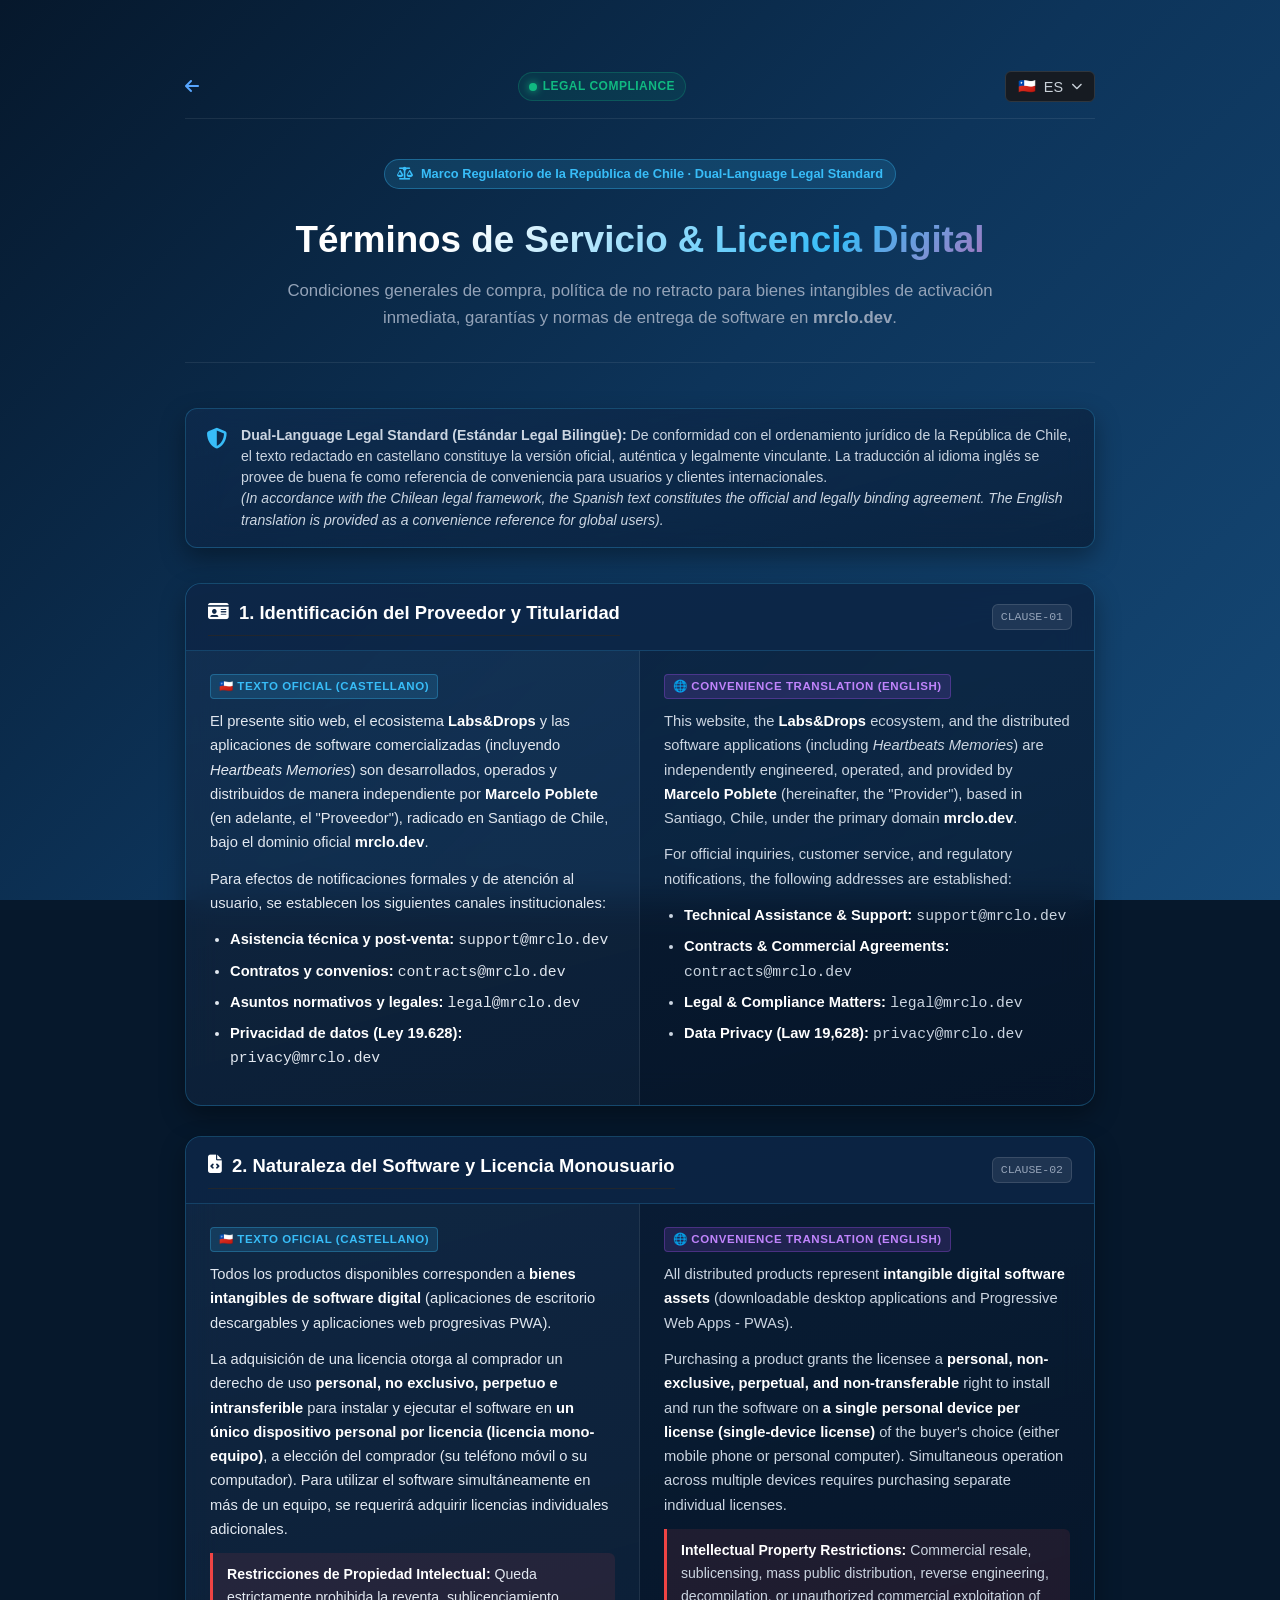
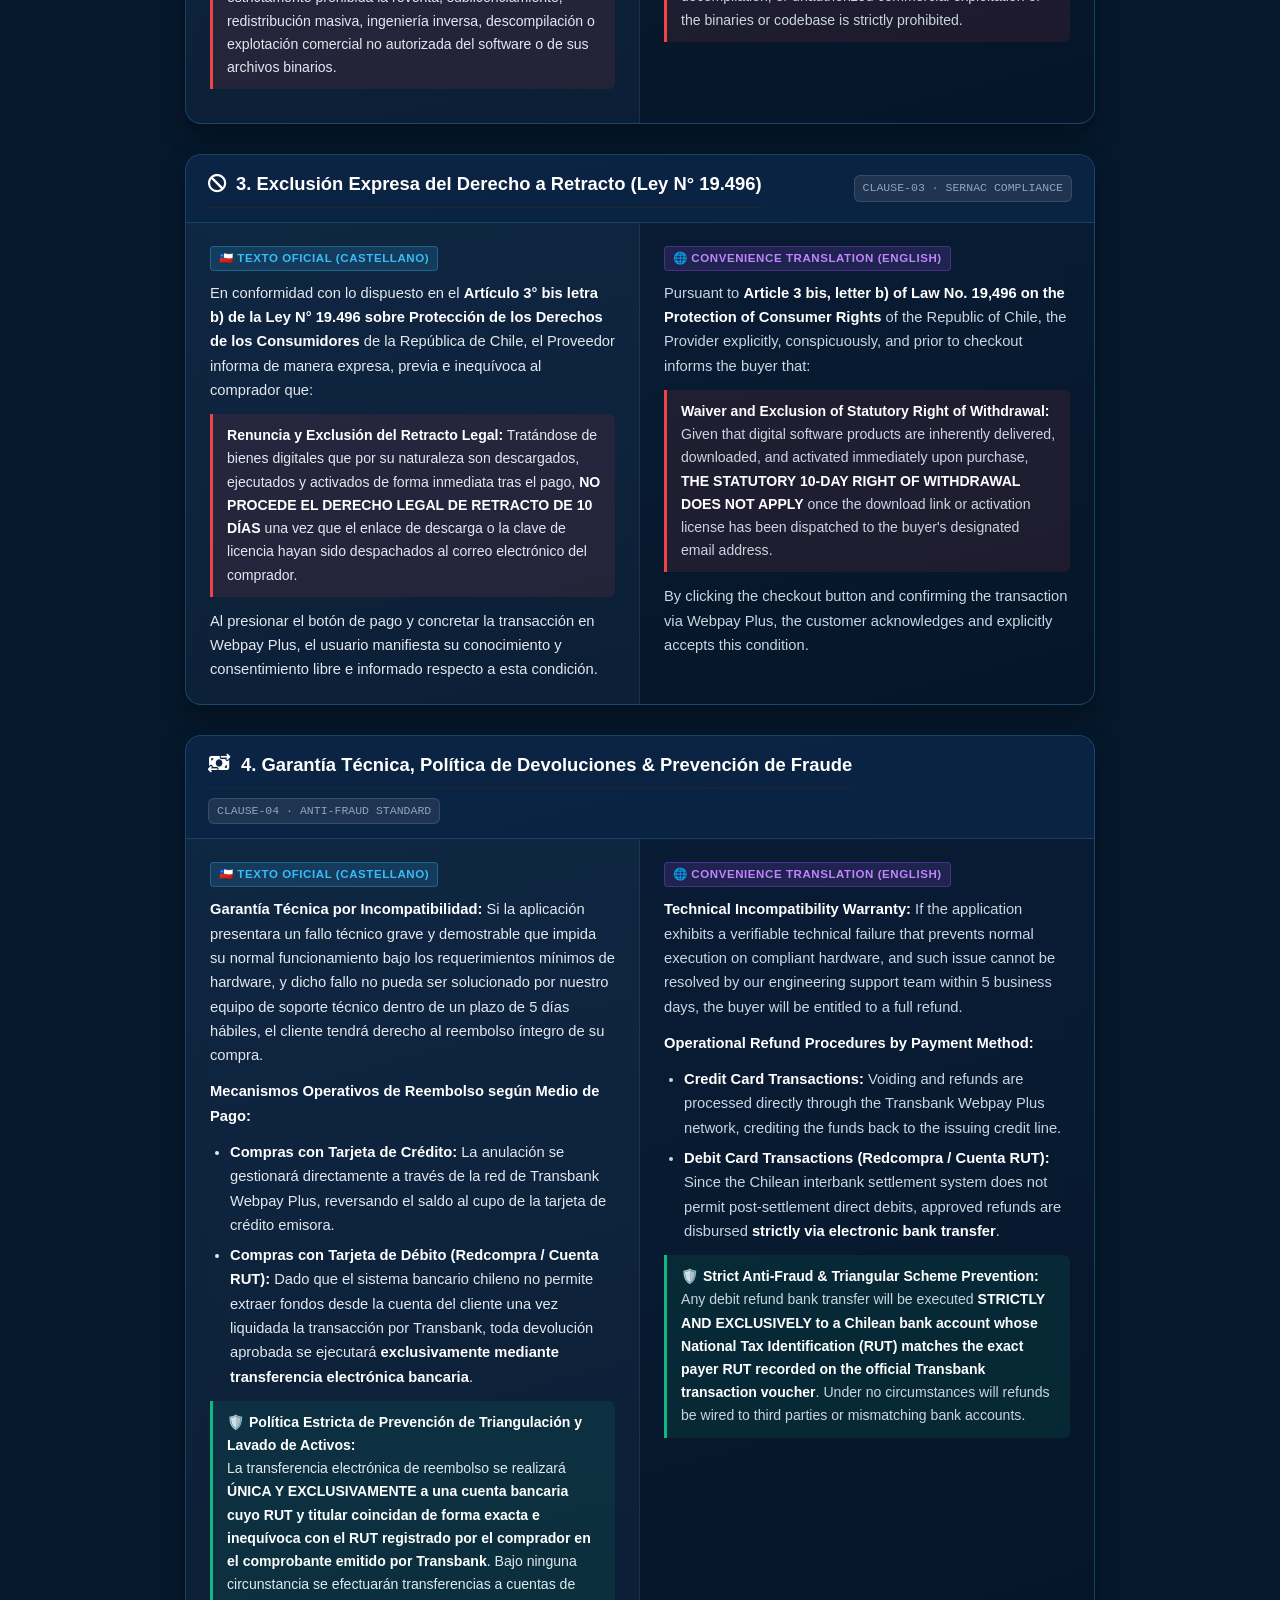
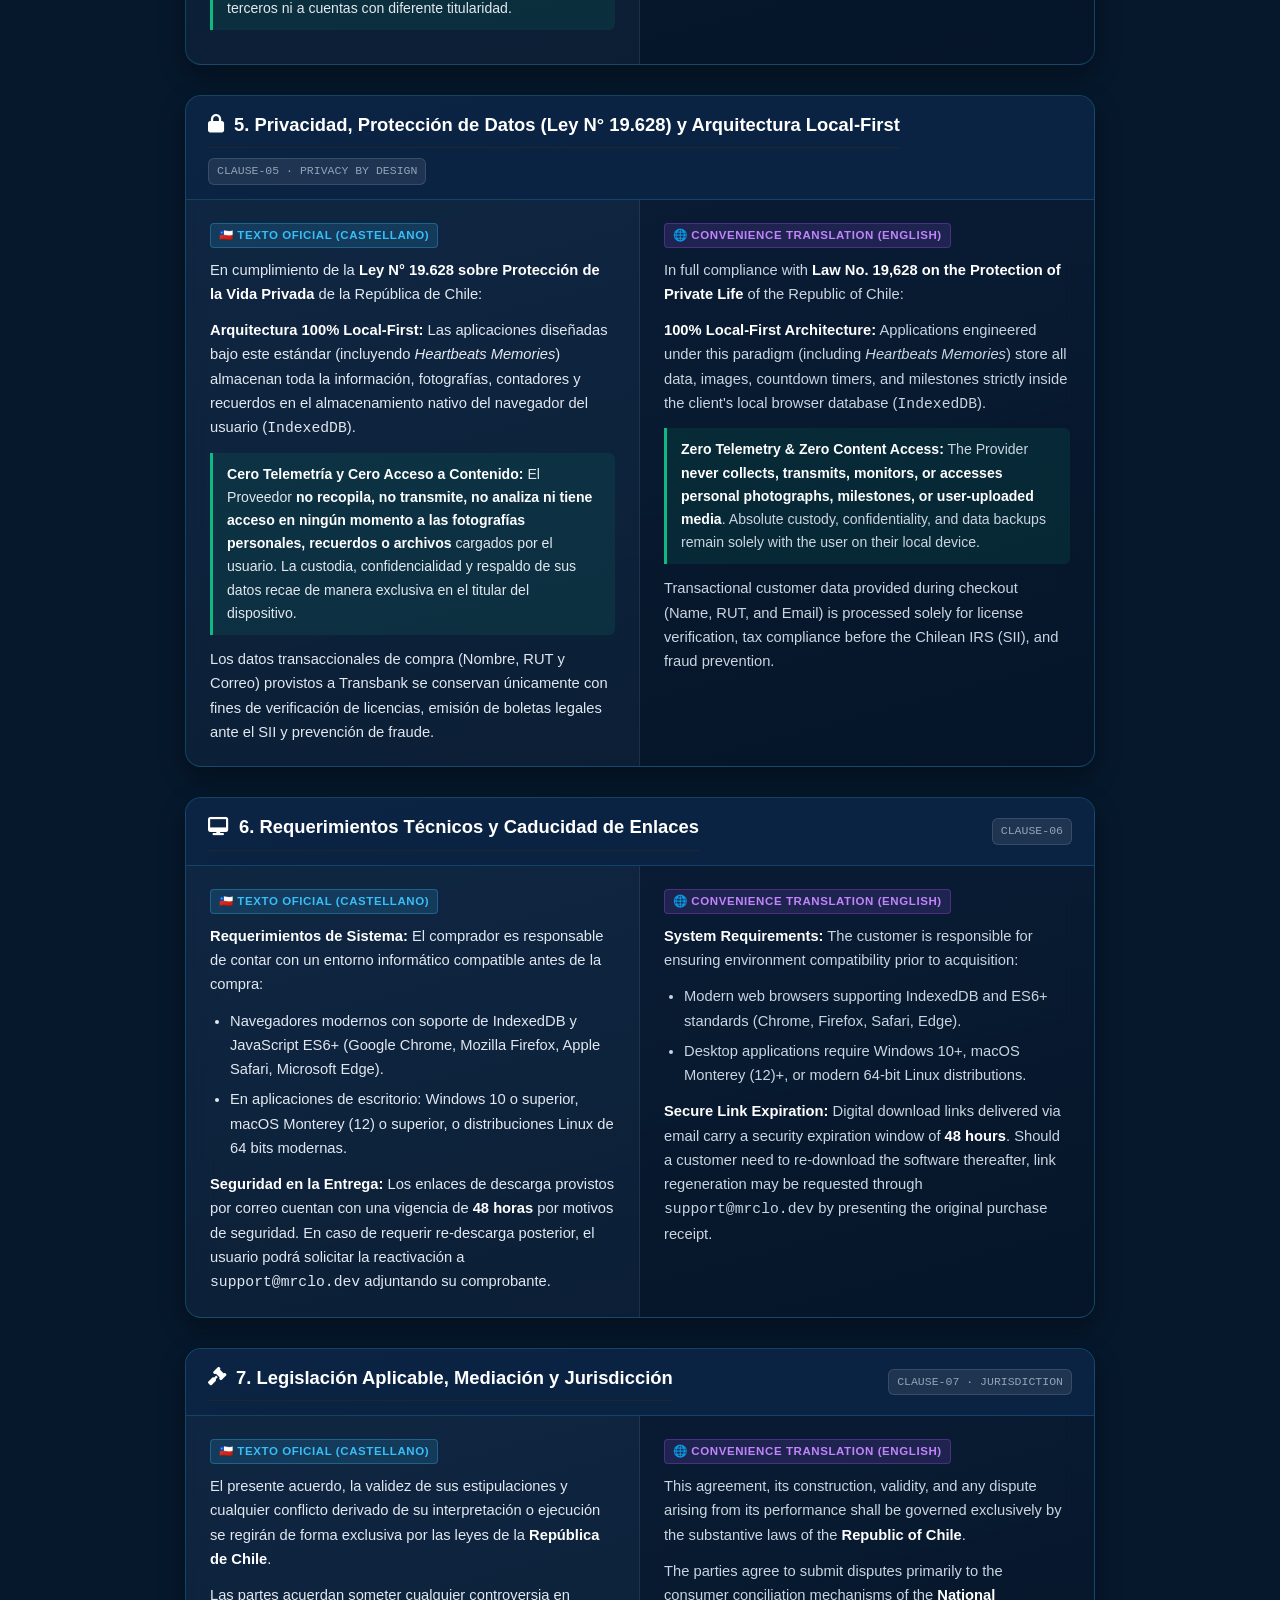
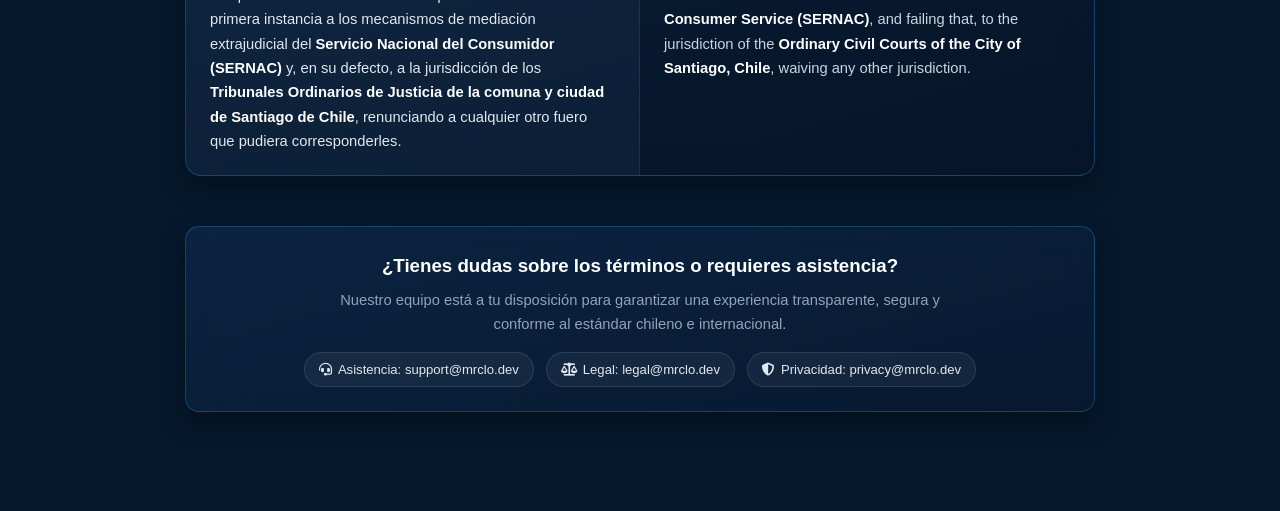
<file: terms/index.html>
<!DOCTYPE html>
<html lang="es">
<head>
  <meta charset="UTF-8">
  <meta name="viewport" content="width=device-width, initial-scale=1.0">

  <title>Términos de Servicio & Licencia Digital — mrclo.dev</title>

  <meta name="description"
    content="Términos de Servicio, política de devoluciones y condiciones de licencia de software digital bajo la legislación de la República de Chile (SERNAC / Ley 19.496).">

  <!-- OpenGraph / Social Meta -->
  <meta property="og:title" content="Términos de Servicio & Licencia Digital — mrclo.dev">
  <meta property="og:description" content="Condiciones legales de compra, derecho a retracto, devoluciones y arquitectura Local-First en Chile.">
  <meta property="og:url" content="https://mrclo.dev/terms/">
  <meta property="og:type" content="article">
  <meta property="og:image" content="https://mrclo.dev/assets/img/profile.jpg">

  <link rel="canonical" href="https://mrclo.dev/terms/">

  <!-- Favicons -->
  <link rel="icon" type="image/svg+xml" href="/assets/img/favicon.svg?v=1.9.0">
  <link rel="icon" type="image/png" sizes="32x32" href="/assets/img/favicon-32x32.png?v=1.9.0">
  <link rel="icon" type="image/png" sizes="16x16" href="/assets/img/favicon-16x16.png?v=1.9.0">
  <link rel="apple-touch-icon" sizes="180x180" href="/assets/img/apple-touch-icon.png?v=1.9.0">
  <link rel="shortcut icon" href="/assets/img/favicon.ico?v=1.9.0">

  <!-- Stylesheets -->
  <link rel="stylesheet" href="/assets/css/style.css">
  <link rel="stylesheet" href="/assets/css/labs.css">
  <link rel="stylesheet" href="https://cdnjs.cloudflare.com/ajax/libs/font-awesome/6.5.2/css/all.min.css">

  <style>
    .legal-container {
      max-width: 1040px;
      margin: 0 auto;
      padding: 30px 20px 80px;
    }

    .legal-header {
      text-align: center;
      margin-bottom: 45px;
      padding-bottom: 30px;
      border-bottom: 1px solid var(--labs-card-border);
    }

    .legal-header h1 {
      font-size: 2.3rem;
      font-weight: 800;
      color: #ffffff;
      margin: 12px 0 8px;
    }

    .legal-header p {
      color: #94a3b8;
      font-size: 1.05rem;
      max-width: 720px;
      margin: 0 auto;
    }

    .legal-meta-badge {
      display: inline-flex;
      align-items: center;
      gap: 8px;
      background: rgba(56, 189, 248, 0.12);
      border: 1px solid rgba(56, 189, 248, 0.3);
      color: var(--labs-cyan);
      font-size: 0.8rem;
      font-weight: 600;
      padding: 4px 12px;
      border-radius: 20px;
      margin-bottom: 10px;
    }

    /* Dual-Language Notice Banner */
    .dual-lang-notice {
      background: linear-gradient(165deg, rgba(16, 44, 80, 0.60) 0%, rgba(8, 26, 50, 0.70) 100%);
      backdrop-filter: blur(16px);
      -webkit-backdrop-filter: blur(16px);
      border: 1.5px solid rgba(56, 189, 248, 0.25);
      border-radius: 12px;
      padding: 16px 20px;
      margin-bottom: 35px;
      display: flex;
      gap: 14px;
      align-items: flex-start;
      box-shadow: 0 10px 25px rgba(0, 0, 0, 0.35);
    }

    .dual-lang-notice i {
      color: #38bdf8;
      font-size: 1.3rem;
      margin-top: 3px;
      flex-shrink: 0;
    }

    .dual-lang-notice-text {
      font-size: 0.88rem;
      color: #cbd5e1;
      line-height: 1.5;
    }

    /* Clauses Grid / Dual Column Section */
    .clause-card {
      background: linear-gradient(165deg, rgba(16, 44, 80, 0.60) 0%, rgba(8, 26, 50, 0.70) 100%);
      backdrop-filter: blur(16px);
      -webkit-backdrop-filter: blur(16px);
      border: 1.5px solid rgba(56, 189, 248, 0.25);
      border-radius: 16px;
      margin-bottom: 30px;
      overflow: hidden;
      box-shadow: 0 10px 25px rgba(0, 0, 0, 0.35);
      transition: border-color 0.25s ease, box-shadow 0.25s ease;
    }

    .clause-card:hover {
      border-color: rgba(56, 189, 248, 0.65);
      box-shadow: 0 14px 35px -10px rgba(0, 0, 0, 0.55), 0 0 22px rgba(56, 189, 248, 0.2);
    }

    .clause-title-bar {
      background: rgba(12, 36, 68, 0.75);
      padding: 14px 22px;
      border-bottom: 1px solid rgba(56, 189, 248, 0.2);
      display: flex;
      justify-content: space-between;
      align-items: center;
      flex-wrap: wrap;
      gap: 10px;
    }

    .clause-title-bar h2 {
      font-size: 1.15rem;
      font-weight: 700;
      color: #ffffff;
      margin: 0;
      display: flex;
      align-items: center;
      gap: 10px;
    }

    .clause-badge {
      background: rgba(255, 255, 255, 0.08);
      border: 1px solid rgba(255, 255, 255, 0.12);
      color: #94a3b8;
      font-size: 0.72rem;
      font-family: monospace;
      padding: 3px 8px;
      border-radius: 6px;
    }

    .clause-dual-body {
      display: grid;
      grid-template-columns: 1fr 1fr;
      gap: 0;
    }

    .clause-col {
      padding: 22px 24px;
      line-height: 1.65;
      font-size: 0.92rem;
    }

    .clause-col.col-es {
      border-right: 1px solid rgba(255, 255, 255, 0.08);
      color: #e2e8f0;
      background: rgba(255, 255, 255, 0.015);
    }

    .clause-col.col-en {
      color: #cbd5e1;
      background: rgba(0, 0, 0, 0.15);
    }

    .lang-col-tag {
      display: inline-flex;
      align-items: center;
      gap: 6px;
      font-size: 0.72rem;
      font-weight: 700;
      text-transform: uppercase;
      letter-spacing: 0.05em;
      margin-bottom: 10px;
      padding: 2px 8px;
      border-radius: 4px;
    }

    .tag-es {
      background: rgba(56, 189, 248, 0.15);
      color: #38bdf8;
      border: 1px solid rgba(56, 189, 248, 0.3);
    }

    .tag-en {
      background: rgba(168, 85, 247, 0.15);
      color: #c084fc;
      border: 1px solid rgba(168, 85, 247, 0.3);
    }

    .clause-col p {
      margin-top: 0;
      margin-bottom: 12px;
    }

    .clause-col p:last-child {
      margin-bottom: 0;
    }

    .clause-col strong {
      color: #ffffff;
    }

    .clause-col ul {
      margin: 8px 0 12px;
      padding-left: 20px;
    }

    .clause-col li {
      margin-bottom: 6px;
    }

    .highlight-box {
      background: rgba(239, 68, 68, 0.1);
      border-left: 3px solid #ef4444;
      padding: 10px 14px;
      border-radius: 0 6px 6px 0;
      margin: 12px 0;
      font-size: 0.88rem;
    }

    .highlight-box.emerald {
      background: rgba(16, 185, 129, 0.1);
      border-left-color: #10b981;
    }

    .legal-footer-contact {
      background: linear-gradient(165deg, rgba(16, 44, 80, 0.60) 0%, rgba(8, 26, 50, 0.70) 100%);
      backdrop-filter: blur(16px);
      -webkit-backdrop-filter: blur(16px);
      border: 1.5px solid rgba(56, 189, 248, 0.25);
      border-radius: 14px;
      padding: 24px;
      text-align: center;
      margin-top: 50px;
      box-shadow: 0 10px 25px rgba(0, 0, 0, 0.35);
    }

    .legal-footer-contact h3 {
      color: #ffffff;
      margin-top: 0;
      margin-bottom: 8px;
    }

    .legal-footer-contact p {
      color: #94a3b8;
      font-size: 0.92rem;
      max-width: 600px;
      margin: 0 auto 16px;
    }

    .legal-contact-badges {
      display: flex;
      justify-content: center;
      gap: 12px;
      flex-wrap: wrap;
    }

    .contact-chip {
      background: rgba(255, 255, 255, 0.05);
      border: 1px solid rgba(255, 255, 255, 0.1);
      color: #e2e8f0;
      padding: 6px 14px;
      border-radius: 20px;
      font-size: 0.82rem;
      text-decoration: none;
      display: inline-flex;
      align-items: center;
      gap: 6px;
      transition: all 0.2s ease;
    }

    .contact-chip:hover {
      border-color: var(--labs-cyan);
      color: var(--labs-cyan);
      transform: translateY(-1px);
    }

    @media (max-width: 768px) {
      .clause-dual-body {
        grid-template-columns: 1fr;
      }
      .clause-col.col-es {
        border-right: none;
        border-bottom: 1px solid rgba(255, 255, 255, 0.08);
      }
      .legal-header h1 {
        font-size: 1.8rem;
      }
    }
  </style>
</head>
<body class="legal-universe">

  <!-- Ambient Glow -->
  <div class="ambient-glow-mesh" aria-hidden="true">
    <div class="glow-orb orb-1"></div>
    <div class="glow-orb orb-2"></div>
    <div class="glow-orb orb-3"></div>
  </div>

  <div class="legal-container">

    <!-- Navigation Header -->
    <header class="labs-navbar">
      <a href="/labs-drops/" class="labs-back-btn" aria-label="Volver a Labs&Drops / Return to Labs&Drops" title="Volver a Labs&Drops">
        <i class="fas fa-arrow-left"></i>
      </a>

      <div class="labs-nav-center">
        <span class="labs-status-pill">
          <span class="badge-live-pulse"></span>
          <span>LEGAL COMPLIANCE</span>
        </span>
      </div>

      <div class="lang-switcher" style="position: relative; top: auto; right: auto;">
        <button id="lang-switcher-btn" class="lang-btn" aria-label="Cambiar idioma / Switch language">
          <span id="current-lang-flag">🇨🇱</span>
          <span id="current-lang-text">ES</span>
          <i class="fas fa-chevron-down" style="font-size: 0.7rem;"></i>
        </button>
      </div>
    </header>

    <!-- Hero Header -->
    <div class="legal-header">
      <div class="legal-meta-badge">
        <i class="fas fa-scale-balanced"></i>
        <span>Marco Regulatorio de la República de Chile · Dual-Language Legal Standard</span>
      </div>
      <h1>Términos de Servicio & Licencia Digital</h1>
      <p>
        Condiciones generales de compra, política de no retracto para bienes intangibles de activación inmediata, garantías y normas de entrega de software en <strong>mrclo.dev</strong>.
      </p>
    </div>

    <!-- Dual-Language Banner Notice -->
    <div class="dual-lang-notice">
      <i class="fas fa-shield-halved"></i>
      <div class="dual-lang-notice-text">
        <strong>Dual-Language Legal Standard (Estándar Legal Bilingüe):</strong> De conformidad con el ordenamiento jurídico de la República de Chile, el texto redactado en castellano constituye la versión oficial, auténtica y legalmente vinculante. La traducción al idioma inglés se provee de buena fe como referencia de conveniencia para usuarios y clientes internacionales.<br>
        <em>(In accordance with the Chilean legal framework, the Spanish text constitutes the official and legally binding agreement. The English translation is provided as a convenience reference for global users).</em>
      </div>
    </div>

    <!-- CLAUSE 1: IDENTIFICACIÓN -->
    <article class="clause-card" id="c1-identificacion">
      <div class="clause-title-bar">
        <h2><i class="fas fa-id-card"></i> 1. Identificación del Proveedor y Titularidad</h2>
        <span class="clause-badge">CLAUSE-01</span>
      </div>
      <div class="clause-dual-body">
        <div class="clause-col col-es">
          <span class="lang-col-tag tag-es">🇨🇱 Texto Oficial (Castellano)</span>
          <p>
            El presente sitio web, el ecosistema <strong>Labs&Drops</strong> y las aplicaciones de software comercializadas (incluyendo <em>Heartbeats Memories</em>) son desarrollados, operados y distribuidos de manera independiente por <strong>Marcelo Poblete</strong> (en adelante, el "Proveedor"), radicado en Santiago de Chile, bajo el dominio oficial <strong>mrclo.dev</strong>.
          </p>
          <p>
            Para efectos de notificaciones formales y de atención al usuario, se establecen los siguientes canales institucionales:
          </p>
          <ul>
            <li><strong>Asistencia técnica y post-venta:</strong> <code>support@mrclo.dev</code></li>
            <li><strong>Contratos y convenios:</strong> <code>contracts@mrclo.dev</code></li>
            <li><strong>Asuntos normativos y legales:</strong> <code>legal@mrclo.dev</code></li>
            <li><strong>Privacidad de datos (Ley 19.628):</strong> <code>privacy@mrclo.dev</code></li>
          </ul>
        </div>
        <div class="clause-col col-en">
          <span class="lang-col-tag tag-en">🌐 Convenience Translation (English)</span>
          <p>
            This website, the <strong>Labs&Drops</strong> ecosystem, and the distributed software applications (including <em>Heartbeats Memories</em>) are independently engineered, operated, and provided by <strong>Marcelo Poblete</strong> (hereinafter, the "Provider"), based in Santiago, Chile, under the primary domain <strong>mrclo.dev</strong>.
          </p>
          <p>
            For official inquiries, customer service, and regulatory notifications, the following addresses are established:
          </p>
          <ul>
            <li><strong>Technical Assistance & Support:</strong> <code>support@mrclo.dev</code></li>
            <li><strong>Contracts & Commercial Agreements:</strong> <code>contracts@mrclo.dev</code></li>
            <li><strong>Legal & Compliance Matters:</strong> <code>legal@mrclo.dev</code></li>
            <li><strong>Data Privacy (Law 19,628):</strong> <code>privacy@mrclo.dev</code></li>
          </ul>
        </div>
      </div>
    </article>

    <!-- CLAUSE 2: NATURALEZA Y LICENCIA -->
    <article class="clause-card" id="c2-licencia">
      <div class="clause-title-bar">
        <h2><i class="fas fa-file-code"></i> 2. Naturaleza del Software y Licencia Monousuario</h2>
        <span class="clause-badge">CLAUSE-02</span>
      </div>
      <div class="clause-dual-body">
        <div class="clause-col col-es">
          <span class="lang-col-tag tag-es">🇨🇱 Texto Oficial (Castellano)</span>
          <p>
            Todos los productos disponibles corresponden a <strong>bienes intangibles de software digital</strong> (aplicaciones de escritorio descargables y aplicaciones web progresivas PWA).
          </p>
          <p>
            La adquisición de una licencia otorga al comprador un derecho de uso <strong>personal, no exclusivo, perpetuo e intransferible</strong> para instalar y ejecutar el software en <strong>un único dispositivo personal por licencia (licencia mono-equipo)</strong>, a elección del comprador (su teléfono móvil o su computador). Para utilizar el software simultáneamente en más de un equipo, se requerirá adquirir licencias individuales adicionales.
          </p>
          <div class="highlight-box">
            <strong>Restricciones de Propiedad Intelectual:</strong> Queda estrictamente prohibida la reventa, sublicenciamiento, redistribución masiva, ingeniería inversa, descompilación o explotación comercial no autorizada del software o de sus archivos binarios.
          </div>
        </div>
        <div class="clause-col col-en">
          <span class="lang-col-tag tag-en">🌐 Convenience Translation (English)</span>
          <p>
            All distributed products represent <strong>intangible digital software assets</strong> (downloadable desktop applications and Progressive Web Apps - PWAs).
          </p>
          <p>
            Purchasing a product grants the licensee a <strong>personal, non-exclusive, perpetual, and non-transferable</strong> right to install and run the software on <strong>a single personal device per license (single-device license)</strong> of the buyer's choice (either mobile phone or personal computer). Simultaneous operation across multiple devices requires purchasing separate individual licenses.
          </p>
          <div class="highlight-box">
            <strong>Intellectual Property Restrictions:</strong> Commercial resale, sublicensing, mass public distribution, reverse engineering, decompilation, or unauthorized commercial exploitation of the binaries or codebase is strictly prohibited.
          </div>
        </div>
      </div>
    </article>

    <!-- CLAUSE 3: EXCLUSIÓN DE RETRACTO -->
    <article class="clause-card" id="c3-retracto">
      <div class="clause-title-bar">
        <h2><i class="fas fa-ban"></i> 3. Exclusión Expresa del Derecho a Retracto (Ley N° 19.496)</h2>
        <span class="clause-badge">CLAUSE-03 · SERNAC COMPLIANCE</span>
      </div>
      <div class="clause-dual-body">
        <div class="clause-col col-es">
          <span class="lang-col-tag tag-es">🇨🇱 Texto Oficial (Castellano)</span>
          <p>
            En conformidad con lo dispuesto en el <strong>Artículo 3° bis letra b) de la Ley N° 19.496 sobre Protección de los Derechos de los Consumidores</strong> de la República de Chile, el Proveedor informa de manera expresa, previa e inequívoca al comprador que:
          </p>
          <div class="highlight-box">
            <strong>Renuncia y Exclusión del Retracto Legal:</strong> Tratándose de bienes digitales que por su naturaleza son descargados, ejecutados y activados de forma inmediata tras el pago, <strong>NO PROCEDE EL DERECHO LEGAL DE RETRACTO DE 10 DÍAS</strong> una vez que el enlace de descarga o la clave de licencia hayan sido despachados al correo electrónico del comprador.
          </div>
          <p>
            Al presionar el botón de pago y concretar la transacción en Webpay Plus, el usuario manifiesta su conocimiento y consentimiento libre e informado respecto a esta condición.
          </p>
        </div>
        <div class="clause-col col-en">
          <span class="lang-col-tag tag-en">🌐 Convenience Translation (English)</span>
          <p>
            Pursuant to <strong>Article 3 bis, letter b) of Law No. 19,496 on the Protection of Consumer Rights</strong> of the Republic of Chile, the Provider explicitly, conspicuously, and prior to checkout informs the buyer that:
          </p>
          <div class="highlight-box">
            <strong>Waiver and Exclusion of Statutory Right of Withdrawal:</strong> Given that digital software products are inherently delivered, downloaded, and activated immediately upon purchase, <strong>THE STATUTORY 10-DAY RIGHT OF WITHDRAWAL DOES NOT APPLY</strong> once the download link or activation license has been dispatched to the buyer's designated email address.
          </div>
          <p>
            By clicking the checkout button and confirming the transaction via Webpay Plus, the customer acknowledges and explicitly accepts this condition.
          </p>
        </div>
      </div>
    </article>

    <!-- CLAUSE 4: DEVOLUCIONES Y PREVENCIÓN DE FRAUDE -->
    <article class="clause-card" id="c4-devoluciones">
      <div class="clause-title-bar">
        <h2><i class="fas fa-money-bill-transfer"></i> 4. Garantía Técnica, Política de Devoluciones & Prevención de Fraude</h2>
        <span class="clause-badge">CLAUSE-04 · ANTI-FRAUD STANDARD</span>
      </div>
      <div class="clause-dual-body">
        <div class="clause-col col-es">
          <span class="lang-col-tag tag-es">🇨🇱 Texto Oficial (Castellano)</span>
          <p>
            <strong>Garantía Técnica por Incompatibilidad:</strong> Si la aplicación presentara un fallo técnico grave y demostrable que impida su normal funcionamiento bajo los requerimientos mínimos de hardware, y dicho fallo no pueda ser solucionado por nuestro equipo de soporte técnico dentro de un plazo de 5 días hábiles, el cliente tendrá derecho al reembolso íntegro de su compra.
          </p>
          <p><strong>Mecanismos Operativos de Reembolso según Medio de Pago:</strong></p>
          <ul>
            <li>
              <strong>Compras con Tarjeta de Crédito:</strong> La anulación se gestionará directamente a través de la red de Transbank Webpay Plus, reversando el saldo al cupo de la tarjeta de crédito emisora.
            </li>
            <li>
              <strong>Compras con Tarjeta de Débito (Redcompra / Cuenta RUT):</strong> Dado que el sistema bancario chileno no permite extraer fondos desde la cuenta del cliente una vez liquidada la transacción por Transbank, toda devolución aprobada se ejecutará <strong>exclusivamente mediante transferencia electrónica bancaria</strong>.
            </li>
          </ul>
          <div class="highlight-box emerald">
            <strong>🛡️ Política Estricta de Prevención de Triangulación y Lavado de Activos:</strong><br>
            La transferencia electrónica de reembolso se realizará <strong>ÚNICA Y EXCLUSIVAMENTE a una cuenta bancaria cuyo RUT y titular coincidan de forma exacta e inequívoca con el RUT registrado por el comprador en el comprobante emitido por Transbank</strong>. Bajo ninguna circunstancia se efectuarán transferencias a cuentas de terceros ni a cuentas con diferente titularidad.
          </div>
        </div>
        <div class="clause-col col-en">
          <span class="lang-col-tag tag-en">🌐 Convenience Translation (English)</span>
          <p>
            <strong>Technical Incompatibility Warranty:</strong> If the application exhibits a verifiable technical failure that prevents normal execution on compliant hardware, and such issue cannot be resolved by our engineering support team within 5 business days, the buyer will be entitled to a full refund.
          </p>
          <p><strong>Operational Refund Procedures by Payment Method:</strong></p>
          <ul>
            <li>
              <strong>Credit Card Transactions:</strong> Voiding and refunds are processed directly through the Transbank Webpay Plus network, crediting the funds back to the issuing credit line.
            </li>
            <li>
              <strong>Debit Card Transactions (Redcompra / Cuenta RUT):</strong> Since the Chilean interbank settlement system does not permit post-settlement direct debits, approved refunds are disbursed <strong>strictly via electronic bank transfer</strong>.
            </li>
          </ul>
          <div class="highlight-box emerald">
            <strong>🛡️ Strict Anti-Fraud & Triangular Scheme Prevention:</strong><br>
            Any debit refund bank transfer will be executed <strong>STRICTLY AND EXCLUSIVELY to a Chilean bank account whose National Tax Identification (RUT) matches the exact payer RUT recorded on the official Transbank transaction voucher</strong>. Under no circumstances will refunds be wired to third parties or mismatching bank accounts.
          </div>
        </div>
      </div>
    </article>

    <!-- CLAUSE 5: PRIVACIDAD LOCAL-FIRST -->
    <article class="clause-card" id="c5-privacidad">
      <div class="clause-title-bar">
        <h2><i class="fas fa-lock"></i> 5. Privacidad, Protección de Datos (Ley N° 19.628) y Arquitectura Local-First</h2>
        <span class="clause-badge">CLAUSE-05 · PRIVACY BY DESIGN</span>
      </div>
      <div class="clause-dual-body">
        <div class="clause-col col-es">
          <span class="lang-col-tag tag-es">🇨🇱 Texto Oficial (Castellano)</span>
          <p>
            En cumplimiento de la <strong>Ley N° 19.628 sobre Protección de la Vida Privada</strong> de la República de Chile:
          </p>
          <p>
            <strong>Arquitectura 100% Local-First:</strong> Las aplicaciones diseñadas bajo este estándar (incluyendo <em>Heartbeats Memories</em>) almacenan toda la información, fotografías, contadores y recuerdos en el almacenamiento nativo del navegador del usuario (<code>IndexedDB</code>).
          </p>
          <div class="highlight-box emerald">
            <strong>Cero Telemetría y Cero Acceso a Contenido:</strong> El Proveedor <strong>no recopila, no transmite, no analiza ni tiene acceso en ningún momento a las fotografías personales, recuerdos o archivos</strong> cargados por el usuario. La custodia, confidencialidad y respaldo de sus datos recae de manera exclusiva en el titular del dispositivo.
          </div>
          <p>
            Los datos transaccionales de compra (Nombre, RUT y Correo) provistos a Transbank se conservan únicamente con fines de verificación de licencias, emisión de boletas legales ante el SII y prevención de fraude.
          </p>
        </div>
        <div class="clause-col col-en">
          <span class="lang-col-tag tag-en">🌐 Convenience Translation (English)</span>
          <p>
            In full compliance with <strong>Law No. 19,628 on the Protection of Private Life</strong> of the Republic of Chile:
          </p>
          <p>
            <strong>100% Local-First Architecture:</strong> Applications engineered under this paradigm (including <em>Heartbeats Memories</em>) store all data, images, countdown timers, and milestones strictly inside the client's local browser database (<code>IndexedDB</code>).
          </p>
          <div class="highlight-box emerald">
            <strong>Zero Telemetry & Zero Content Access:</strong> The Provider <strong>never collects, transmits, monitors, or accesses personal photographs, milestones, or user-uploaded media</strong>. Absolute custody, confidentiality, and data backups remain solely with the user on their local device.
          </div>
          <p>
            Transactional customer data provided during checkout (Name, RUT, and Email) is processed solely for license verification, tax compliance before the Chilean IRS (SII), and fraud prevention.
          </p>
        </div>
      </div>
    </article>

    <!-- CLAUSE 6: REQUERIMIENTOS Y EXPIRACIÓN -->
    <article class="clause-card" id="c6-requerimientos">
      <div class="clause-title-bar">
        <h2><i class="fas fa-desktop"></i> 6. Requerimientos Técnicos y Caducidad de Enlaces</h2>
        <span class="clause-badge">CLAUSE-06</span>
      </div>
      <div class="clause-dual-body">
        <div class="clause-col col-es">
          <span class="lang-col-tag tag-es">🇨🇱 Texto Oficial (Castellano)</span>
          <p>
            <strong>Requerimientos de Sistema:</strong> El comprador es responsable de contar con un entorno informático compatible antes de la compra:
          </p>
          <ul>
            <li>Navegadores modernos con soporte de IndexedDB y JavaScript ES6+ (Google Chrome, Mozilla Firefox, Apple Safari, Microsoft Edge).</li>
            <li>En aplicaciones de escritorio: Windows 10 o superior, macOS Monterey (12) o superior, o distribuciones Linux de 64 bits modernas.</li>
          </ul>
          <p>
            <strong>Seguridad en la Entrega:</strong> Los enlaces de descarga provistos por correo cuentan con una vigencia de <strong>48 horas</strong> por motivos de seguridad. En caso de requerir re-descarga posterior, el usuario podrá solicitar la reactivación a <code>support@mrclo.dev</code> adjuntando su comprobante.
          </p>
        </div>
        <div class="clause-col col-en">
          <span class="lang-col-tag tag-en">🌐 Convenience Translation (English)</span>
          <p>
            <strong>System Requirements:</strong> The customer is responsible for ensuring environment compatibility prior to acquisition:
          </p>
          <ul>
            <li>Modern web browsers supporting IndexedDB and ES6+ standards (Chrome, Firefox, Safari, Edge).</li>
            <li>Desktop applications require Windows 10+, macOS Monterey (12)+, or modern 64-bit Linux distributions.</li>
          </ul>
          <p>
            <strong>Secure Link Expiration:</strong> Digital download links delivered via email carry a security expiration window of <strong>48 hours</strong>. Should a customer need to re-download the software thereafter, link regeneration may be requested through <code>support@mrclo.dev</code> by presenting the original purchase receipt.
          </p>
        </div>
      </div>
    </article>

    <!-- CLAUSE 7: JURISDICCIÓN -->
    <article class="clause-card" id="c7-jurisdiccion">
      <div class="clause-title-bar">
        <h2><i class="fas fa-gavel"></i> 7. Legislación Aplicable, Mediación y Jurisdicción</h2>
        <span class="clause-badge">CLAUSE-07 · JURISDICTION</span>
      </div>
      <div class="clause-dual-body">
        <div class="clause-col col-es">
          <span class="lang-col-tag tag-es">🇨🇱 Texto Oficial (Castellano)</span>
          <p>
            El presente acuerdo, la validez de sus estipulaciones y cualquier conflicto derivado de su interpretación o ejecución se regirán de forma exclusiva por las leyes de la <strong>República de Chile</strong>.
          </p>
          <p>
            Las partes acuerdan someter cualquier controversia en primera instancia a los mecanismos de mediación extrajudicial del <strong>Servicio Nacional del Consumidor (SERNAC)</strong> y, en su defecto, a la jurisdicción de los <strong>Tribunales Ordinarios de Justicia de la comuna y ciudad de Santiago de Chile</strong>, renunciando a cualquier otro fuero que pudiera corresponderles.
          </p>
        </div>
        <div class="clause-col col-en">
          <span class="lang-col-tag tag-en">🌐 Convenience Translation (English)</span>
          <p>
            This agreement, its construction, validity, and any dispute arising from its performance shall be governed exclusively by the substantive laws of the <strong>Republic of Chile</strong>.
          </p>
          <p>
            The parties agree to submit disputes primarily to the consumer conciliation mechanisms of the <strong>National Consumer Service (SERNAC)</strong>, and failing that, to the jurisdiction of the <strong>Ordinary Civil Courts of the City of Santiago, Chile</strong>, waiving any other jurisdiction.
          </p>
        </div>
      </div>
    </article>

    <!-- CONTACT FOOTER -->
    <div class="legal-footer-contact">
      <h3>¿Tienes dudas sobre los términos o requieres asistencia?</h3>
      <p>
        Nuestro equipo está a tu disposición para garantizar una experiencia transparente, segura y conforme al estándar chileno e internacional.
      </p>
      <div class="legal-contact-badges">
        <a class="contact-chip" href="mailto:support@mrclo.dev">
          <i class="fas fa-headset"></i>
          <span>Asistencia: support@mrclo.dev</span>
        </a>
        <a class="contact-chip" href="mailto:legal@mrclo.dev">
          <i class="fas fa-scale-balanced"></i>
          <span>Legal: legal@mrclo.dev</span>
        </a>
        <a class="contact-chip" href="mailto:privacy@mrclo.dev">
          <i class="fas fa-shield-halved"></i>
          <span>Privacidad: privacy@mrclo.dev</span>
        </a>
      </div>
    </div>

  </div>

  <!-- Scripts -->
  <script src="/assets/js/i18n.js"></script>
  <script>
    // Simple smooth scroll or anchor handling if needed
    document.addEventListener('DOMContentLoaded', () => {
      // Sync lang switcher if present
      const langBtn = document.getElementById('lang-switcher-btn');
      if (langBtn && typeof toggleLanguage === 'function') {
        langBtn.addEventListener('click', toggleLanguage);
      }
    });
  </script>
</body>
</html>
</file>
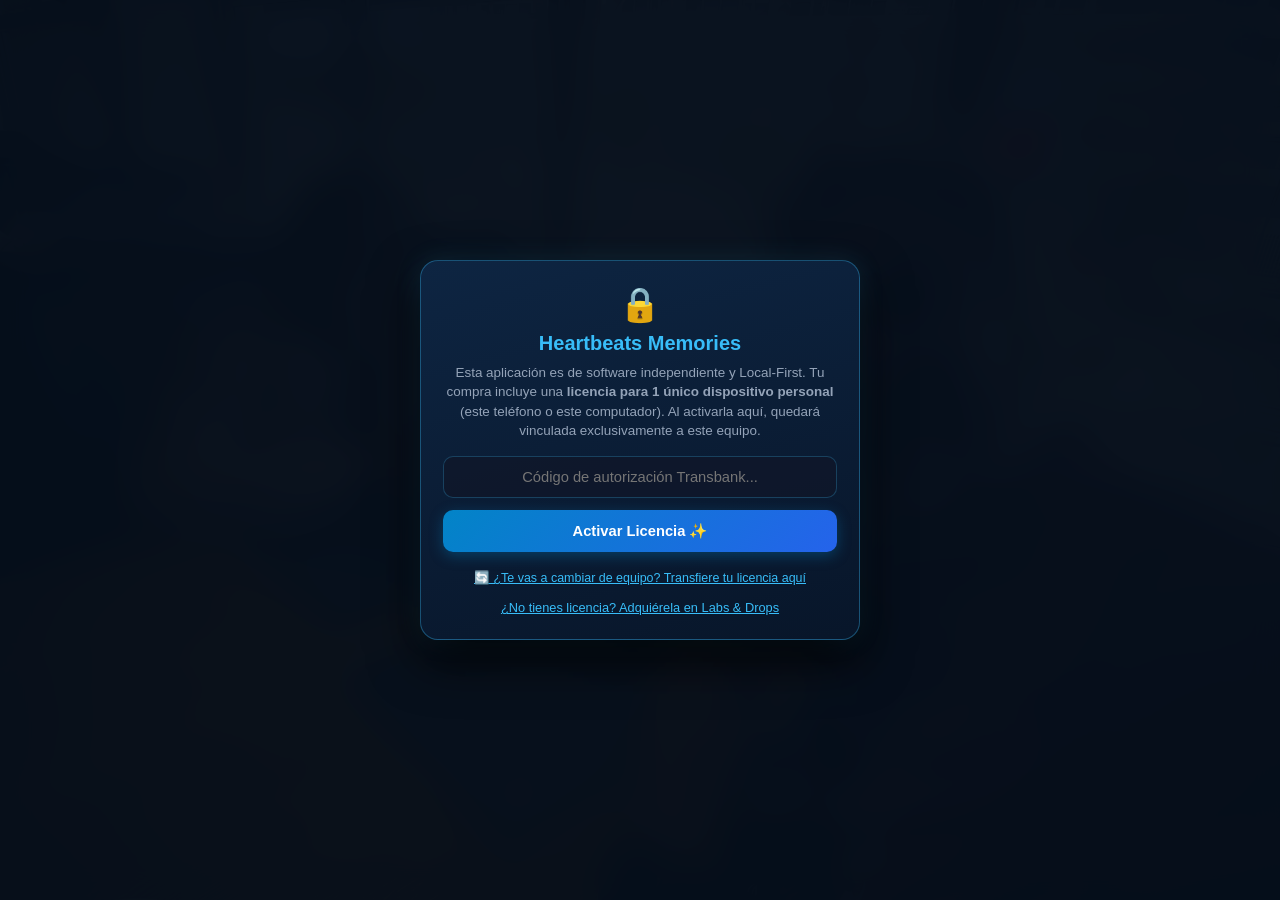
<file: apps/heartbeats/index.html>
<!DOCTYPE html>
<html lang="es">
<head>
  <meta charset="UTF-8" />
  <meta name="viewport" content="width=device-width, initial-scale=1.0, maximum-scale=1.0, user-scalable=no" />
  <meta name="theme-color" content="#0b0f19" />
  <meta name="apple-mobile-web-app-capable" content="yes" />
  <meta name="apple-mobile-web-app-status-bar-style" content="black-translucent" />
  <link rel="manifest" href="./manifest.json" />
  <link rel="icon" type="image/svg+xml" href="./assets/icon.svg" />
  <link rel="apple-touch-icon" href="./assets/icon.svg" />
  <link rel="preconnect" href="https://fonts.googleapis.com">
  <link rel="preconnect" href="https://fonts.gstatic.com" crossorigin>
  <link href="https://fonts.googleapis.com/css2?family=Bebas+Neue&family=Caveat:wght@600;700&family=Cinzel:wght@600;700&family=Dancing+Script:wght@600;700&family=Fredoka:wght@600;700&family=Great+Vibes&family=Montserrat:wght@500;700;800&family=Oswald:wght@600;700&family=Pacifico&family=Playfair+Display:ital,wght@0,600;0,800;1,600&display=swap" rel="stylesheet">
  <link rel="stylesheet" href="./css/style.css" />
  <title>Heartbeats Memories</title>
</head>
<body>

  <!-- Capas de Fondo y Efecto -->
  <div class="bg-slideshow" id="bg-slide"></div>
  <div class="overlay"></div>

  <!-- Botón Superior Flotante Único (Minimizar / Expandir Ajustes) -->
  <div class="top-actions">
    <button class="icon-btn" id="floating-toggle-btn" title="Ampliar / Abrir Ajustes">
      <!-- Icono + para expandir -->
      <svg class="icon-expand" id="icon-expand" width="20" height="20" viewBox="0 0 24 24" fill="none" stroke="currentColor" stroke-width="2.5" stroke-linecap="round" stroke-linejoin="round">
        <line x1="12" y1="5" x2="12" y2="19"></line>
        <line x1="5" y1="12" x2="19" y2="12"></line>
      </svg>
      <!-- Icono ✕ para cerrar / minimizar -->
      <svg class="icon-collapse" id="icon-collapse" width="20" height="20" viewBox="0 0 24 24" fill="none" stroke="currentColor" stroke-width="2.5" stroke-linecap="round" stroke-linejoin="round" style="display: none;">
        <line x1="18" y1="6" x2="6" y2="18"></line>
        <line x1="6" y1="6" x2="18" y2="18"></line>
      </svg>
    </button>
  </div>

  <!-- Tarjeta Principal Glassmorphism Desplazable -->
  <main class="main-card" id="main-card">
    <!-- Barra para arrastrar la tarjeta -->
    <div class="drag-handle" id="drag-handle" title="Arrastra desde aquí a cualquier rincón">
      <div class="drag-pill"></div>
    </div>

    <!-- Barra de Pestañas Multi-Evento (Hasta 10 recordatorios) -->
    <nav class="events-bar">
      <!-- Engranaje en la esquina izquierda para Ajustes -->
      <button class="btn-settings-gear" id="btn-settings-gear" title="Personalizar este recordatorio (Ajustes)">⚙️</button>
      <div class="events-tabs" id="events-tabs"></div>
      <div class="events-bar-actions">
        <button class="btn-mini-audio" id="btn-mini-audio" title="Reproducir o pausar banda sonora local" style="display: none;">🎵</button>
        <button class="btn-add-event" id="btn-add-event" title="Crear nuevo recordatorio (máximo 10)">+</button>
      </div>
    </nav>

    <!-- Título editable del evento activo con selector rápido de emojis -->
    <div class="event-title-wrapper">
      <input type="text" class="event-title-input" id="event-title" value="❤️ Primer aniversario con Marcelo ❤️" placeholder="Escribe el título de tu recuerdo..." />
      <button type="button" class="btn-emoji-toggle" id="btn-emoji-toggle" title="Insertar emoticones y emojis (avión, corazón, sonrisa, homenaje...)">😊</button>
    </div>
    <div class="emoji-picker-bar" id="emoji-picker-bar" style="display: none;">
      <div class="emoji-picker-scroll">
        <button type="button" class="emoji-chip" data-emoji="❤️" title="Amor / Corazón">❤️</button>
        <button type="button" class="emoji-chip" data-emoji="✈️" title="Viajes / Avión">✈️</button>
        <button type="button" class="emoji-chip" data-emoji="😊" title="Sonrisa / Alegría">😊</button>
        <button type="button" class="emoji-chip" data-emoji="🕊️" title="Paz / En Memoria">🕊️</button>
        <button type="button" class="emoji-chip" data-emoji="🕯️" title="Vela / Homenaje">🕯️</button>
        <button type="button" class="emoji-chip" data-emoji="🖤" title="Luto / Duelo">🖤</button>
        <button type="button" class="emoji-chip" data-emoji="💍" title="Aniversario / Boda">💍</button>
        <button type="button" class="emoji-chip" data-emoji="🎂" title="Cumpleaños">🎂</button>
        <button type="button" class="emoji-chip" data-emoji="🌴" title="Vacaciones">🌴</button>
        <button type="button" class="emoji-chip" data-emoji="👶" title="Bebé / Familia">👶</button>
        <button type="button" class="emoji-chip" data-emoji="🎓" title="Graduación / Logro">🎓</button>
        <button type="button" class="emoji-chip" data-emoji="✨" title="Estrellas / Magia">✨</button>
        <button type="button" class="emoji-chip" data-emoji="🌹" title="Rosa / Especial">🌹</button>
        <button type="button" class="emoji-chip" data-emoji="🎉" title="Celebración">🎉</button>
      </div>
    </div>

    <!-- Notificación / Banner de Alarma Activa -->
    <div class="active-alarm-banner" id="active-alarm-banner" style="display: none;">
      <span class="alarm-icon">🔔</span>
      <span class="alarm-banner-text" id="alarm-banner-text">¡Alarma previa activada!</span>
    </div>

    <!-- Bloques de Cuenta Regresiva (Tocar aquí también cambia al siguiente evento) -->
    <section class="countdown-grid" id="countdown-trigger" title="Haz clic para saltar al siguiente recordatorio">
      <div class="time-box">
        <span class="digit" id="days">00</span>
        <span class="time-label">Días</span>
      </div>
      <div class="time-box">
        <span class="digit" id="hours">00</span>
        <span class="time-label">Horas</span>
      </div>
      <div class="time-box">
        <span class="digit" id="minutes">00</span>
        <span class="time-label">Min</span>
      </div>
      <div class="time-box">
        <span class="digit" id="seconds">00</span>
        <span class="time-label">Seg</span>
      </div>
    </section>

    <!-- Panel de Configuración del Evento Activo -->
    <section class="controls-section" id="controls-section">
      <div class="controls-header">
        <h3>Ajustes del Recordatorio</h3>
        <span class="event-counter-badge" id="event-badge">1/10</span>
      </div>

      <!-- Selector de Color y Paleta Zodiacal (10 Colores Temáticos / Gemas) -->
      <div class="form-group">
        <label>Gema y color temático de este recuerdo (10 gemas):</label>
        <div class="color-picker-row">
          <input type="color" id="color-picker" value="#38bdf8" title="Elegir color personalizado" />
          <div class="color-presets">
            <span class="color-dot" data-color="#ef4444" style="background:#ef4444;" title="Rubí Fuego (Dragón)"></span>
            <span class="color-dot" data-color="#ea580c" style="background:#ea580c;" title="Cornalina Ámbar (Capricornio)"></span>
            <span class="color-dot" data-color="#eab308" style="background:#eab308;" title="Citrino Solar (Virgo)"></span>
            <span class="color-dot" data-color="#10b981" style="background:#10b981;" title="Jade Imperial (Dragón)"></span>
            <span class="color-dot" data-color="#14b8a6" style="background:#14b8a6;" title="Turquesa Océano (Piscis)"></span>
            <span class="color-dot" data-color="#06b6d4" style="background:#06b6d4;" title="Aguamarina Celestial (Cabra)"></span>
            <span class="color-dot" data-color="#2563eb" style="background:#2563eb;" title="Zafiro Real (Virgo)"></span>
            <span class="color-dot" data-color="#8b5cf6" style="background:#8b5cf6;" title="Amatista Mística (Capricornio)"></span>
            <span class="color-dot" data-color="#ec4899" style="background:#ec4899;" title="Cuarzo Rosa (Cabra)"></span>
            <span class="color-dot" data-color="#f43f5e" style="background:#f43f5e;" title="Granate Rosa (Tauro)"></span>
          </div>
        </div>
      </div>

      <!-- Selector de Tipografía (10 Fuentes Emocionales) -->
      <div class="form-group">
        <label for="font-family-select">Estilo de letra del recuerdo (10 opciones):</label>
        <select id="font-family-select" class="form-select">
          <optgroup label="Románticas y Sentimentales">
            <option value="Great Vibes">Great Vibes (Romance Clásico)</option>
            <option value="Dancing Script">Dancing Script (Cartas de Amor)</option>
            <option value="Caveat">Caveat (Notas Íntimas Manuscritas)</option>
          </optgroup>
          <optgroup label="Divertidas y Festivas">
            <option value="Fredoka">Fredoka (Cumpleaños y Momentos Tiernos)</option>
            <option value="Pacifico">Pacifico (Viajes y Diversión)</option>
          </optgroup>
          <optgroup label="Adrenalina y Deportes">
            <option value="Bebas Neue">Bebas Neue (Metas y Carreras)</option>
            <option value="Oswald">Oswald (Fuerza y Éxito)</option>
          </optgroup>
          <optgroup label="Clásicas y Solemnes">
            <option value="Playfair Display">Playfair Display (Aniversarios de Oro)</option>
            <option value="Cinzel">Cinzel (Solemne y Épico)</option>
          </optgroup>
          <optgroup label="Modernas y Limpias">
            <option value="Montserrat" selected>Montserrat (Minimalista y Versátil)</option>
          </optgroup>
        </select>
      </div>

      <!-- Regulador de Opacidad de Fondo (0% a 100%) -->
      <div class="form-group">
        <div class="slider-header-row">
          <label for="card-opacity-slider">Opacidad del fondo del recuerdo:</label>
          <span class="slider-badge" id="card-opacity-val">65%</span>
        </div>
        <input type="range" id="card-opacity-slider" min="0" max="100" value="65" />
        <small class="form-hint">Al 0%, el recuadro es invisible y los números flotan directamente sobre tu foto.</small>
      </div>

      <!-- Regulador de Tamaño / Escala del Recuerdo (60% a 115%) -->
      <div class="form-group">
        <div class="slider-header-row">
          <label for="card-scale-slider">Tamaño del recuadro (Escala):</label>
          <span class="slider-badge" id="card-scale-val">100%</span>
        </div>
        <input type="range" id="card-scale-slider" min="60" max="115" value="100" />
        <small class="form-hint">Permite achicar la tarjeta para que sea menos invasiva. En móvil también puedes pellizcar con dos dedos.</small>
      </div>

      <!-- Selector de Fecha y Hora -->
      <div class="form-group">
        <label for="date-input">Fecha y hora objetivo:</label>
        <input type="datetime-local" id="date-input" />
      </div>

      <!-- Alarmas y Avisos Previos (Hasta 3 alarmas hacia atrás) -->
      <div class="form-group alarms-group">
        <div class="alarms-header-row">
          <label>Alarmas previas (hasta 3 alertas hacia atrás):</label>
          <span class="alarms-badge" id="alarms-badge">3 activables</span>
        </div>
        <div class="alarms-list" id="alarms-container"></div>
        <small class="form-hint">Te alertan con antelación antes de que se cumpla la fecha (ej. 7 días, 1 día o 1 hora antes).</small>
      </div>

      <!-- Música y Sonido Local del Recuerdo -->
      <div class="form-group audio-group">
        <div class="audio-header-row">
          <label>Banda sonora local de este recuerdo:</label>
          <span class="audio-badge" id="audio-badge">Sin audio</span>
        </div>

        <div class="audio-upload-box" id="audio-upload-box">
          <label for="audio-file-input" class="btn-upload-audio" id="btn-upload-audio-label">
            <svg width="18" height="18" viewBox="0 0 24 24" fill="none" stroke="currentColor" stroke-width="2">
              <path d="M9 18V5l12-2v13"></path>
              <circle cx="6" cy="18" r="3"></circle>
              <circle cx="18" cy="16" r="3"></circle>
            </svg>
            Agregar Sonido / Canción Local
          </label>
          <input type="file" id="audio-file-input" accept="audio/*" style="display: none;" />
        </div>

        <div class="audio-player-card" id="audio-player-card" style="display: none;">
          <div class="audio-track-info">
            <span class="audio-icon">🎵</span>
            <span class="audio-filename" id="audio-filename">Pista de audio</span>
            <button type="button" class="btn-delete-audio" id="btn-delete-audio" title="Quitar audio">🗑️</button>
          </div>
          <div class="audio-controls-row">
            <button type="button" class="btn-audio-play" id="btn-audio-play" title="Reproducir / Pausar">▶ Reproducir</button>
            <div class="audio-volume-wrapper" title="Volumen de reproducción">
              <span class="volume-icon">🔊</span>
              <input type="range" id="audio-volume-slider" min="0" max="100" value="80" />
            </div>
          </div>
          <label class="audio-autoplay-toggle">
            <input type="checkbox" id="audio-autoplay-check" />
            <span>Reproducir automáticamente al abrir este recuerdo</span>
          </label>
        </div>
      </div>

      <!-- Subida de Fotos (Máx 10 por evento) -->
      <div class="form-group">
        <div class="photo-header-row">
          <label for="file-input">Álbum de fotos de este evento:</label>
          <span class="photo-counter" id="photo-counter">0/10 fotos</span>
        </div>
        <label for="file-input" class="btn-upload-photos" id="btn-upload-label">
          <svg width="18" height="18" viewBox="0 0 24 24" fill="none" stroke="currentColor" stroke-width="2">
            <rect x="3" y="3" width="18" height="18" rx="2" ry="2"/>
            <circle cx="8.5" cy="8.5" r="1.5"/>
            <polyline points="21 15 16 10 5 21"/>
          </svg>
          Agregar Fotos (Máx 10)
        </label>
        <input type="file" id="file-input" accept="image/*" multiple style="display: none;" />
      </div>

      <!-- Control de Velocidad -->
      <div class="form-group">
        <label for="speed-range">Tiempo entre fotos: <span id="speed-val">4</span>s</label>
        <input type="range" id="speed-range" min="1" max="15" value="4" />
      </div>

      <!-- Galería de Miniaturas del Evento Activo -->
      <div class="thumbnails-scroll" id="thumb-container"></div>

      <!-- Botón para Eliminar este Evento -->
      <button class="btn-delete-event" id="btn-delete-event" title="Eliminar este recordatorio">
        🗑️ Eliminar este recordatorio
      </button>

      <!-- Resumen de Licencia Activa en este Equipo -->
      <div class="active-license-info" id="active-license-info" style="display: none; background: rgba(15, 23, 42, 0.6); border: 1px solid rgba(56, 189, 248, 0.25); border-radius: 10px; padding: 10px 14px; margin: 14px 0; font-size: 0.78rem; text-align: left;">
        <div style="color: #38bdf8; font-weight: 700; margin-bottom: 4px; display: flex; align-items: center; justify-content: space-between;">
          <span>🛡️ Licencia Mono-Equipo Activa</span>
          <span style="color: #34d399; font-size: 0.72rem;">● Vinculada</span>
        </div>
        <div style="color: #cbd5e1; font-family: monospace; font-size: 0.8rem; margin-bottom: 2px;">
          Clave: <span id="settings-license-key">---</span>
        </div>
        <div style="color: #94a3b8; font-size: 0.74rem;">
          Equipo: <span id="settings-device-info">---</span>
        </div>
        <div style="margin-top: 8px; border-top: 1px solid rgba(255,255,255,0.08); padding-top: 6px; text-align: right;">
          <button id="btn-settings-transfer" style="background: none; border: none; color: #38bdf8; font-size: 0.74rem; cursor: pointer; text-decoration: underline;">🔄 ¿Te vas a cambiar de equipo? Transferir licencia</button>
        </div>
      </div>

      <!-- Botón para Cerrar Ajustes y volver a la vista limpia -->
      <button class="btn-done-settings" id="btn-done-settings" title="Cerrar ajustes y volver">
        ✓ Listo (Cerrar Ajustes)
      </button>
    </section>

    <!-- Pie de Versión -->
    <div class="app-footer">
      <span>Toca el contador para rotar de evento • v1.5.0</span>
    </div>

    <!-- Tirador de Esquina para Redimensionar con Mouse (Desktop / Laptop) -->
    <div class="card-resize-handle" id="card-resize-handle" title="Arrastra esta esquina con el mouse para cambiar el tamaño">
      <svg width="12" height="12" viewBox="0 0 12 12" fill="currentColor">
        <circle cx="10" cy="10" r="1.4" />
        <circle cx="10" cy="6" r="1.4" />
        <circle cx="6" cy="10" r="1.4" />
        <circle cx="10" cy="2" r="1.4" />
        <circle cx="6" cy="6" r="1.4" />
        <circle cx="2" cy="10" r="1.4" />
      </svg>
    </div>
  </main>

  <!-- One-Click PWA Install Banner -->
  <div id="pwa-install-banner" class="pwa-install-banner" style="display: none;">
    <span class="install-text">📲 ¡Instala Heartbeats Memories en tu inicio!</span>
    <button id="pwa-install-btn" class="btn-install-pwa">Instalar App</button>
    <button id="pwa-close-banner" class="btn-close-banner" title="Cerrar">✕</button>
  </div>

  <!-- Gatekeeper Overlay (Activación y Validación de Licencia Mono-Equipo) -->
  <div id="gatekeeper-modal" class="gatekeeper-overlay" style="display: none;">
    <div class="gatekeeper-card" id="gatekeeper-card">
      
      <!-- Vista 1: Entrada Manual de Código -->
      <div id="gatekeeper-view-input">
        <div class="gatekeeper-icon">🔒</div>
        <h2>Heartbeats Memories</h2>
        <p class="gatekeeper-desc">
          Esta aplicación es de software independiente y Local-First. Tu compra incluye una <strong>licencia para 1 único dispositivo personal</strong> (este teléfono o este computador). Al activarla aquí, quedará vinculada exclusivamente a este equipo.
        </p>

        <!-- Aviso si APPS_SCRIPT_WEBAPP_URL aún no está enlazada -->
        <div id="gatekeeper-config-banner" class="gatekeeper-config-warning" style="display: none;">
          ⚠️ <strong>Aviso de Configuración:</strong> El endpoint de validación está pendiente de enlace. Configura la URL del Web App para habilitar la vinculación mono-equipo en el servidor seguro.
          <div style="margin-top: 8px;">
            <button id="btn-toggle-config-input" style="background: none; border: none; color: #38bdf8; text-decoration: underline; font-size: 0.74rem; cursor: pointer; padding: 0;">[Configurar URL del servidor para pruebas]</button>
          </div>
          <div id="config-input-row" style="display: none; margin-top: 8px; gap: 6px;">
            <input type="text" id="custom-endpoint-input" placeholder="https://script.google.com/macros/s/.../exec" style="background: rgba(15,23,42,0.9); border: 1px solid rgba(56,189,248,0.4); border-radius: 6px; padding: 6px 8px; font-size: 0.75rem; color: #fff; width: 75%;" />
            <button id="btn-save-endpoint" style="background: #0284c7; color: #fff; border: none; border-radius: 6px; padding: 6px 10px; font-size: 0.75rem; cursor: pointer;">Guardar</button>
          </div>
        </div>

        <div class="gatekeeper-form">
          <input type="text" id="manual-license-input" class="gatekeeper-input" placeholder="Código de autorización Transbank..." />
          <button id="btn-activate-manual" class="btn-activate">Activar Licencia ✨</button>
        </div>
        <div id="gatekeeper-error" class="gatekeeper-error" style="display: none;">Código inválido. Verifica tu comprobante.</div>
        <div style="margin-top: 10px;">
          <a href="#" id="btn-goto-transfer-from-input" class="gatekeeper-link" style="color: #38bdf8; font-size: 0.78rem; text-decoration: underline;">🔄 ¿Te vas a cambiar de equipo? Transfiere tu licencia aquí</a>
        </div>
        <div class="gatekeeper-footer">
          <a href="/labs-drops/" class="gatekeeper-link">¿No tienes licencia? Adquiérela en Labs & Drops</a>
        </div>
      </div>

      <!-- Vista 2: Cargando / Validando Licencia -->
      <div id="gatekeeper-view-loading" style="display: none;">
        <div class="gatekeeper-icon">🔄</div>
        <h2>Validando Licencia</h2>
        <div class="gatekeeper-badge-loading">Validando licencia...</div>
        <p class="gatekeeper-desc" id="gatekeeper-loading-text">
          Conectando con el servidor seguro y vinculando este dispositivo con el registro oficial de compras...
        </p>
      </div>

      <!-- Vista 3: Feedback de Activación Exitosa (Dispositivo 1) -->
      <div id="gatekeeper-view-success" style="display: none;">
        <div class="gatekeeper-icon">🎉</div>
        <h2>¡Licencia Activada!</h2>
        <div class="gatekeeper-badge-success">● Vinculación Exitosa (Mono-Equipo)</div>
        <p class="gatekeeper-desc">
          Tu aplicación Heartbeats Memories ha quedado autorizada y enlazada de forma exclusiva a este dispositivo personal.
        </p>
        
        <div class="gatekeeper-details">
          <div class="gatekeeper-detail-row">
            <span class="gatekeeper-detail-key">Clave de Licencia:</span>
            <span class="gatekeeper-detail-val gatekeeper-code-val" id="fb-success-key">---</span>
          </div>
          <div class="gatekeeper-detail-row">
            <span class="gatekeeper-detail-key">Equipo Autorizado:</span>
            <span class="gatekeeper-detail-val" id="fb-success-device">---</span>
          </div>
          <div class="gatekeeper-detail-row">
            <span class="gatekeeper-detail-key">Fecha y Hora:</span>
            <span class="gatekeeper-detail-val" id="fb-success-date">---</span>
          </div>
          <div class="gatekeeper-detail-row">
            <span class="gatekeeper-detail-key">Monto Acreditado:</span>
            <span class="gatekeeper-detail-val" id="fb-success-amount">---</span>
          </div>
          <div class="gatekeeper-detail-row">
            <span class="gatekeeper-detail-key">Registro Oficial:</span>
            <span class="gatekeeper-detail-val" style="color: #34d399;">● Verificado y Activo</span>
          </div>
        </div>

        <div class="gatekeeper-notice">
          🛡️ <strong>Privacidad Garantizada (Local-First):</strong> Tus recuerdos, fotos y audios se almacenan exclusivamente en este equipo. Ninguna fotografía viaja a la nube.
        </div>

        <button id="btn-enter-app" class="btn-activate" style="width: 100%; margin-top: 10px;">Comenzar a Usar Heartbeats ✨</button>
      </div>

      <!-- Vista 4: Feedback de Bloqueo por Límite de Dispositivos (Dispositivo 2+) -->
      <div id="gatekeeper-view-blocked" style="display: none;">
        <div class="gatekeeper-icon">⚠️</div>
        <h2 style="color: #f87171;">Límite de Dispositivos</h2>
        <div class="gatekeeper-badge-blocked">● Licencia Ya en Uso en Otro Equipo</div>
        <p class="gatekeeper-desc">
          Esta licencia ya fue activada y vinculada previamente a otro equipo personal. De acuerdo con las condiciones de compra, no puede ser compartida entre múltiples dispositivos.
        </p>

        <div class="gatekeeper-details blocked">
          <div class="gatekeeper-detail-row">
            <span class="gatekeeper-detail-key">Clave de Licencia:</span>
            <span class="gatekeeper-detail-val gatekeeper-code-val" id="fb-blocked-key">---</span>
          </div>
          <div class="gatekeeper-detail-row">
            <span class="gatekeeper-detail-key">Equipo Original:</span>
            <span class="gatekeeper-detail-val" id="fb-blocked-device">---</span>
          </div>
          <div class="gatekeeper-detail-row">
            <span class="gatekeeper-detail-key">Fecha de Vinculación:</span>
            <span class="gatekeeper-detail-val" id="fb-blocked-date">---</span>
          </div>
          <div class="gatekeeper-detail-row">
            <span class="gatekeeper-detail-key">Política Aplicada:</span>
            <span class="gatekeeper-detail-val" style="color: #f87171;">1 Licencia = 1 Dispositivo Personal</span>
          </div>
        </div>

        <div class="gatekeeper-notice blocked">
          Conforme a la Cláusula 2 de los Términos de Servicio de mrclo.dev, cada compra autoriza una licencia perpetua para un único dispositivo personal (teléfono móvil o computador). Si este es tu nuevo equipo, puedes transferir tu licencia automáticamente usando el botón a continuación.
        </div>

        <div style="display: flex; flex-direction: column; gap: 8px; margin-top: 14px;">
          <button type="button" id="btn-goto-transfer" class="btn-activate" style="display: flex; align-items: center; justify-content: center; min-height: 44px; background: #0284c7; border: 1px solid #38bdf8; color: #fff; cursor: pointer; font-weight: 700;">🔄 Me cambié de equipo (Transferir a este dispositivo)</button>
          <a href="/labs-drops/" class="btn-activate" style="display: flex; align-items: center; justify-content: center; text-decoration: none; text-align: center; min-height: 44px;">Adquirir Nueva Licencia en Labs & Drops 🛍️</a>
          <button id="btn-try-another-key" style="background: none; border: none; color: #94a3b8; font-size: 0.8rem; cursor: pointer; text-decoration: underline; padding: 4px;">Probar otro código de autorización</button>
          <a href="mailto:support@mrclo.dev" class="gatekeeper-link" style="font-size: 0.78rem;">¿Dudas con tu licencia? Contáctanos a support@mrclo.dev</a>
        </div>
      </div>

      <!-- Vista 5: Formulario de Transferencia de Licencia ("Me cambié de equipo") -->
      <div id="gatekeeper-view-transfer" style="display: none;">
        <div class="gatekeeper-icon">🔄</div>
        <h2>Transferir Licencia</h2>
        <div class="gatekeeper-badge-loading" style="background: rgba(56, 189, 248, 0.15); border-color: rgba(56, 189, 248, 0.4); color: #38bdf8;">● Continuidad de por Vida</div>
        <p class="gatekeeper-desc">
          Si compraste un nuevo equipo o deseas trasladar tu licencia a este dispositivo, ingresa tu clave y el <strong>correo electrónico que usaste al comprar en Webpay</strong>. El equipo anterior quedará automáticamente desvinculado.
        </p>

        <div class="gatekeeper-form" style="display: flex; flex-direction: column; gap: 10px; margin-bottom: 8px;">
          <div>
            <label for="transfer-key-input" style="display: block; font-size: 0.75rem; color: #94a3b8; text-align: left; margin-bottom: 4px;">Código de autorización:</label>
            <input type="text" id="transfer-key-input" class="gatekeeper-input" placeholder="Ej. 165487" />
          </div>
          <div>
            <label for="transfer-email-input" style="display: block; font-size: 0.75rem; color: #94a3b8; text-align: left; margin-bottom: 4px;">Correo del comprador (Webpay):</label>
            <input type="email" id="transfer-email-input" class="gatekeeper-input" placeholder="tu-correo@ejemplo.com" />
          </div>
          <button id="btn-submit-transfer" class="btn-activate" style="margin-top: 6px; min-height: 44px;">Transferir y Activar en este Equipo ✨</button>
        </div>
        <div id="gatekeeper-transfer-error" class="gatekeeper-error" style="display: none;">Datos incorrectos. Verifica la clave y el correo de compra.</div>
        <div class="gatekeeper-footer">
          <button id="btn-back-from-transfer" style="background: none; border: none; color: #94a3b8; font-size: 0.8rem; cursor: pointer; text-decoration: underline; padding: 6px;">← Volver</button>
        </div>
      </div>

      <!-- Vista 6: Licencia Caducada / Reasignada en Otro Equipo -->
      <div id="gatekeeper-view-revoked" style="display: none;">
        <div class="gatekeeper-icon">⚠️</div>
        <h2 style="color: #f87171;">Licencia Desvinculada</h2>
        <div class="gatekeeper-badge-blocked">● Reasignada a un Nuevo Dispositivo</div>
        <p class="gatekeeper-desc">
          El titular de esta licencia utilizó la función de autogestión <strong>"Me cambié de equipo"</strong> para transferir la licencia activa a otro dispositivo personal. Por seguridad y cumplimiento de la licencia mono-equipo, este dispositivo ha dejado de estar vinculado.
        </p>

        <div class="gatekeeper-details blocked">
          <div class="gatekeeper-detail-row">
            <span class="gatekeeper-detail-key">Clave de Licencia:</span>
            <span class="gatekeeper-detail-val gatekeeper-code-val" id="fb-revoked-key">---</span>
          </div>
          <div class="gatekeeper-detail-row">
            <span class="gatekeeper-detail-key">Nuevo Dispositivo:</span>
            <span class="gatekeeper-detail-val" id="fb-revoked-new-device">---</span>
          </div>
          <div class="gatekeeper-detail-row">
            <span class="gatekeeper-detail-key">Fecha de Reasignación:</span>
            <span class="gatekeeper-detail-val" id="fb-revoked-date">---</span>
          </div>
          <div class="gatekeeper-detail-row">
            <span class="gatekeeper-detail-key">Estado en este Equipo:</span>
            <span class="gatekeeper-detail-val" style="color: #f87171;">Caducada / Reasignada</span>
          </div>
        </div>

        <div class="gatekeeper-notice blocked">
          Si deseas continuar usando Heartbeats Memories en este equipo, puedes adquirir una nueva licencia personal en Labs & Drops o volver a transferir la licencia a este dispositivo si eres el titular.
        </div>

        <div style="display: flex; flex-direction: column; gap: 8px; margin-top: 14px;">
          <a href="/labs-drops/" class="btn-activate" style="display: flex; align-items: center; justify-content: center; text-decoration: none; text-align: center; min-height: 44px;">Adquirir Nueva Licencia en Labs & Drops 🛍️</a>
          <button id="btn-reclaim-transfer" style="background: none; border: none; color: #38bdf8; font-size: 0.8rem; cursor: pointer; text-decoration: underline; padding: 6px;">🔄 ¿Eres el titular? Transferir de regreso a este equipo</button>
        </div>
      </div>

    </div>
  </div>

  <script>
    // --- GESTIÓN DE LICENCIA MONO-EQUIPO Y SINCRONIZACIÓN CON GOOGLE SHEETS ---
    (function() {
      const STORAGE_KEY = 'hb_activated_license';
      const DEVICE_KEY = 'hb_device_id';
      const SCRIPT_URL_KEY = 'hb_apps_script_url';

      // URL del Web App de Google Apps Script (implementado desde google_apps_script_automation.js)
      let APPS_SCRIPT_WEBAPP_URL = "https://script.google.com/macros/s/AKfycbzhJ6Z69I0jHzSMs_tqIELb_OF7-bF0ignQS0T0bH0KpIqxmmvNblOCD2cLOmAqMxZ4VA/exec"; 

      const urlParams = new URLSearchParams(window.location.search);

      // Comprobación de reinicio de prueba (?reset_license=1 o ?logout=1)
      if (urlParams.get('reset_license') === '1' || urlParams.get('logout') === '1') {
        localStorage.removeItem(STORAGE_KEY);
        localStorage.removeItem('hb_device_summary');
        localStorage.removeItem('hb_activation_date');
        if (window.history && window.history.replaceState) {
          window.history.replaceState({}, document.title, window.location.pathname);
        }
      }

      // Permitir configurar o sobreescribir el endpoint mediante parámetro en URL o localStorage
      const customEndpoint = urlParams.get('endpoint') || urlParams.get('script_url') || localStorage.getItem(SCRIPT_URL_KEY);
      if (customEndpoint && customEndpoint.trim() !== "") {
        APPS_SCRIPT_WEBAPP_URL = customEndpoint.trim();
        localStorage.setItem(SCRIPT_URL_KEY, APPS_SCRIPT_WEBAPP_URL);
      }

      const incomingKey = urlParams.get('key') || urlParams.get('activate') || urlParams.get('auth');
      const gatekeeperModal = document.getElementById('gatekeeper-modal');
      const viewInput = document.getElementById('gatekeeper-view-input');
      const viewLoading = document.getElementById('gatekeeper-view-loading');
      const viewSuccess = document.getElementById('gatekeeper-view-success');
      const viewBlocked = document.getElementById('gatekeeper-view-blocked');
      const viewTransfer = document.getElementById('gatekeeper-view-transfer');
      const viewRevoked = document.getElementById('gatekeeper-view-revoked');
      const configBanner = document.getElementById('gatekeeper-config-banner');

      const manualInput = document.getElementById('manual-license-input');
      const activateBtn = document.getElementById('btn-activate-manual');
      const errorMsg = document.getElementById('gatekeeper-error');
      const enterAppBtn = document.getElementById('btn-enter-app');
      const tryAnotherBtn = document.getElementById('btn-try-another-key');

      const transferKeyInput = document.getElementById('transfer-key-input');
      const transferEmailInput = document.getElementById('transfer-email-input');
      const btnSubmitTransfer = document.getElementById('btn-submit-transfer');
      const transferErrorMsg = document.getElementById('gatekeeper-transfer-error');
      const btnBackTransfer = document.getElementById('btn-back-from-transfer');
      const btnGotoTransfer = document.getElementById('btn-goto-transfer');
      const linkGotoTransfer = document.getElementById('btn-goto-transfer-from-input');
      const btnSettingsTransfer = document.getElementById('btn-settings-transfer');
      const btnReclaimTransfer = document.getElementById('btn-reclaim-transfer');

      const btnToggleConfig = document.getElementById('btn-toggle-config-input');
      const configInputRow = document.getElementById('config-input-row');
      const customEndpointInput = document.getElementById('custom-endpoint-input');
      const btnSaveEndpoint = document.getElementById('btn-save-endpoint');

      const installBanner = document.getElementById('pwa-install-banner');
      const installBtn = document.getElementById('pwa-install-btn');
      const closeBanner = document.getElementById('pwa-close-banner');

      function switchView(viewName) {
        if (viewInput) viewInput.style.display = (viewName === 'input') ? 'block' : 'none';
        if (viewLoading) viewLoading.style.display = (viewName === 'loading') ? 'block' : 'none';
        if (viewSuccess) viewSuccess.style.display = (viewName === 'success') ? 'block' : 'none';
        if (viewBlocked) viewBlocked.style.display = (viewName === 'blocked') ? 'block' : 'none';
        if (viewTransfer) viewTransfer.style.display = (viewName === 'transfer') ? 'block' : 'none';
        if (viewRevoked) viewRevoked.style.display = (viewName === 'revoked') ? 'block' : 'none';
      }

      function getOrCreateDeviceId() {
        let devId = localStorage.getItem(DEVICE_KEY);
        if (!devId) {
          devId = (typeof crypto !== 'undefined' && crypto.randomUUID)
            ? crypto.randomUUID()
            : 'dev_' + Math.random().toString(36).substring(2, 10) + '_' + Date.now().toString(36);
          localStorage.setItem(DEVICE_KEY, devId);
        }
        return devId;
      }

      function getDeviceSummary() {
        const ua = navigator.userAgent || "";
        let platform = "Computador";
        let os = "Desconocido";
        let browser = "Navegador";

        // Detección de Sistema Operativo
        if (/Windows/i.test(ua)) os = "Windows";
        else if (/Android/i.test(ua)) os = "Android";
        else if (/iPhone/i.test(ua)) os = "iPhone";
        else if (/iPad/i.test(ua)) os = "iPad";
        else if (/Macintosh|Mac OS X/i.test(ua)) os = "macOS";
        else if (/CrOS/i.test(ua)) os = "ChromeOS";
        else if (/Linux/i.test(ua)) os = "Linux";

        // Detección de Navegador
        if (/Edg/i.test(ua)) browser = "Edge";
        else if (/Chrome/i.test(ua) && !/Edg/i.test(ua)) browser = "Chrome";
        else if (/Safari/i.test(ua) && !/Chrome/i.test(ua)) browser = "Safari";
        else if (/Firefox/i.test(ua)) browser = "Firefox";
        else if (/OPR|Opera/i.test(ua)) browser = "Opera";
        else if (/SamsungBrowser/i.test(ua)) browser = "Samsung Internet";

        // Categoría de Plataforma
        const isMobile = /Android|webOS|iPhone|BlackBerry|IEMobile|Opera Mini/i.test(ua);
        const isTablet = /iPad|Tablet/i.test(ua) || (os === "Android" && !/Mobile/i.test(ua));

        if (isTablet || os === "iPad") {
          platform = "Tablet";
        } else if (isMobile || os === "iPhone" || os === "Android") {
          platform = "Móvil";
        } else {
          platform = "Computador";
        }

        return `${platform} (${os} · ${browser})`;
      }

      async function getPublicIp() {
        try {
          const controller = (typeof AbortController !== 'undefined') ? new AbortController() : null;
          const timeoutId = controller ? setTimeout(() => controller.abort(), 2000) : null;
          const opts = controller ? { signal: controller.signal } : {};
          const resp = await fetch('https://api.ipify.org?format=json', opts);
          if (timeoutId) clearTimeout(timeoutId);
          if (resp.ok) {
            const data = await resp.json();
            return data.ip || '';
          }
        } catch (e) {
          // Si está offline o falla la consulta, continuar de modo seguro
        }
        return '';
      }

      function showError(text) {
        if (errorMsg) {
          errorMsg.textContent = text;
          errorMsg.style.display = 'block';
        }
      }

      function hideError() {
        if (errorMsg) {
          errorMsg.style.display = 'none';
        }
      }

      async function validateAndActivate(rawKey) {
        if (!rawKey) {
          showError("Por favor ingresa un código de autorización.");
          return false;
        }

        const clean = rawKey.trim().toUpperCase();
        if (clean.length < 4 || !/^[A-Z0-9_-]+$/.test(clean)) {
          showError("Formato de código inválido. Verifica tu comprobante.");
          return false;
        }

        const deviceId = getOrCreateDeviceId();
        const deviceSummary = getDeviceSummary();
        const clientIp = await getPublicIp();
        const fullInfo = clientIp ? `${deviceSummary} · IP: ${clientIp}` : deviceSummary;

        // Si no hay endpoint de Apps Script enlazado, mostrar advertencia amigable
        if (!APPS_SCRIPT_WEBAPP_URL || APPS_SCRIPT_WEBAPP_URL.trim() === "") {
          if (configBanner) configBanner.style.display = 'block';
          showError("El endpoint de verificación en Google Apps Script está pendiente de enlace.");
          return false;
        }

        // Conectar con Google Apps Script y Google Sheets en tiempo real
        if (gatekeeperModal) gatekeeperModal.style.display = 'flex';
        switchView('loading');

        try {
          const endpoint = `${APPS_SCRIPT_WEBAPP_URL.trim()}?action=activate&key=${encodeURIComponent(clean)}&device=${encodeURIComponent(deviceId)}&info=${encodeURIComponent(fullInfo)}&ip=${encodeURIComponent(clientIp)}`;
          const response = await fetch(endpoint, { method: 'GET', redirect: 'follow' });
          const data = await response.json();

          // CASO A: LÍMITE DE DISPOSITIVOS ALCANZADO (Bloqueo Segundo Dispositivo)
          if (data.status === 'DEVICE_LIMIT_REACHED' || (data.success === false && data.registered_info)) {
            document.getElementById('fb-blocked-key').textContent = clean;
            document.getElementById('fb-blocked-device').textContent = data.registered_info || "Otro dispositivo personal";
            document.getElementById('fb-blocked-date').textContent = data.registered_at || "Fecha no registrada";
            switchView('blocked');
            return false;
          }

          // CASO B: CÓDIGO NO ENCONTRADO EN BASE DE DATOS
          if (data.status === 'INVALID_KEY' || (!data.success && !data.registered_info)) {
            switchView('input');
            showError("Código de autorización no encontrado en la base de datos de compras. Verifica tu comprobante.");
            return false;
          }

          // CASO C: ACTIVACIÓN EXITOSA (Primer Dispositivo) O VERIFICACIÓN VÁLIDA
          if (data.success || data.status === 'ACTIVATED' || data.status === 'VALID') {
            localStorage.setItem(STORAGE_KEY, clean);
            localStorage.setItem('hb_device_summary', deviceSummary);
            localStorage.setItem('hb_activation_date', data.activated_at || new Date().toISOString());

            document.getElementById('fb-success-key').textContent = clean;
            document.getElementById('fb-success-device').textContent = data.device_info || deviceSummary;
            document.getElementById('fb-success-date').textContent = data.activated_at || new Date().toLocaleString('es-CL');
            document.getElementById('fb-success-amount').textContent = data.amount || "$2.500 CLP / $5.000 CLP";

            switchView('success');
            return true;
          }

          // Estado desconocido
          switchView('input');
          showError(data.message || "No se pudo validar el código.");
          return false;
        } catch (errNet) {
          console.warn("Fallo al validar con el servidor de licencias:", errNet);
          switchView('input');
          showError("No se pudo conectar con el servidor de verificación. Revisa tu conexión a internet.");
          return false;
        }
      }

      function updateSettingsLicenseInfo() {
        const lic = localStorage.getItem(STORAGE_KEY);
        const dev = localStorage.getItem('hb_device_summary') || getDeviceSummary();
        const box = document.getElementById('active-license-info');
        const keyEl = document.getElementById('settings-license-key');
        const devEl = document.getElementById('settings-device-info');
        if (lic && box && keyEl && devEl) {
          keyEl.textContent = lic;
          devEl.textContent = dev;
          box.style.display = 'block';
        }
      }

      // Evento para entrar a la aplicación tras activación exitosa
      if (enterAppBtn) {
        enterAppBtn.addEventListener('click', () => {
          updateSettingsLicenseInfo();
          if (gatekeeperModal) gatekeeperModal.style.display = 'none';
          if (window.history && window.history.replaceState) {
            window.history.replaceState({}, document.title, window.location.pathname);
          }
        });
      }

      // Evento para probar otro código si fue bloqueado
      if (tryAnotherBtn) {
        tryAnotherBtn.addEventListener('click', () => {
          switchView('input');
          hideError();
          if (manualInput) {
            manualInput.value = '';
            manualInput.focus();
          }
        });
      }

      // Configuración dinámica de endpoint para pruebas
      if (btnToggleConfig && configInputRow) {
        btnToggleConfig.addEventListener('click', () => {
          configInputRow.style.display = (configInputRow.style.display === 'none') ? 'flex' : 'none';
          if (customEndpointInput) customEndpointInput.value = APPS_SCRIPT_WEBAPP_URL;
        });
      }

      if (btnSaveEndpoint && customEndpointInput) {
        btnSaveEndpoint.addEventListener('click', () => {
          const val = customEndpointInput.value.trim();
          if (val) {
            APPS_SCRIPT_WEBAPP_URL = val;
            localStorage.setItem(SCRIPT_URL_KEY, val);
            if (configBanner) configBanner.style.display = 'none';
            hideError();
            if (incomingKey) {
              validateAndActivate(incomingKey);
            } else if (manualInput && manualInput.value.trim()) {
              validateAndActivate(manualInput.value.trim());
            }
          }
        });
      }

      function showTransferError(text) {
        if (transferErrorMsg) {
          transferErrorMsg.textContent = text;
          transferErrorMsg.style.display = 'block';
        }
      }

      function hideTransferError() {
        if (transferErrorMsg) {
          transferErrorMsg.style.display = 'none';
        }
      }

      function openTransferView(prefillKey) {
        hideTransferError();
        if (gatekeeperModal) gatekeeperModal.style.display = 'flex';
        switchView('transfer');
        if (transferKeyInput) {
          if (prefillKey) {
            transferKeyInput.value = prefillKey;
          } else if (!transferKeyInput.value) {
            const currentSaved = localStorage.getItem(STORAGE_KEY);
            if (currentSaved) transferKeyInput.value = currentSaved;
          }
        }
        if (transferEmailInput && !transferEmailInput.value) {
          setTimeout(() => transferEmailInput.focus(), 80);
        }
      }

      async function executeDeviceTransfer(rawKey, rawEmail) {
        hideTransferError();
        if (!rawKey || rawKey.trim() === '') {
          showTransferError("Por favor ingresa tu código de autorización.");
          return false;
        }
        if (!rawEmail || !rawEmail.includes('@')) {
          showTransferError("Por favor ingresa un correo de compra válido.");
          return false;
        }

        const cleanKey = rawKey.trim().toUpperCase();
        const cleanEmail = rawEmail.trim().toLowerCase();
        const deviceId = getOrCreateDeviceId();
        const deviceSummary = getDeviceSummary();
        const clientIp = await getPublicIp();
        const fullInfo = clientIp ? `${deviceSummary} · IP: ${clientIp}` : deviceSummary;

        if (!APPS_SCRIPT_WEBAPP_URL || APPS_SCRIPT_WEBAPP_URL.trim() === '') {
          showTransferError("El servidor seguro de verificación está temporalmente inaccesible.");
          return false;
        }

        const loadingText = document.getElementById('gatekeeper-loading-text');
        if (loadingText) loadingText.textContent = "Verificando titularidad y reasignando licencia a este equipo...";
        switchView('loading');

        try {
          const endpoint = `${APPS_SCRIPT_WEBAPP_URL.trim()}?action=transfer&key=${encodeURIComponent(cleanKey)}&email=${encodeURIComponent(cleanEmail)}&device=${encodeURIComponent(deviceId)}&info=${encodeURIComponent(fullInfo)}&ip=${encodeURIComponent(clientIp)}`;
          const response = await fetch(endpoint, { method: 'GET', redirect: 'follow' });
          const data = await response.json();

          if (data.success || data.status === 'TRANSFERRED') {
            localStorage.setItem(STORAGE_KEY, cleanKey);
            localStorage.setItem('hb_device_summary', deviceSummary);
            localStorage.setItem('hb_activation_date', data.activated_at || new Date().toISOString());

            document.getElementById('fb-success-key').textContent = cleanKey;
            document.getElementById('fb-success-device').textContent = data.device_info || deviceSummary;
            document.getElementById('fb-success-date').textContent = data.activated_at || new Date().toLocaleString('es-CL');
            document.getElementById('fb-success-amount').textContent = data.amount || "$2.500 CLP / $5.000 CLP";

            switchView('success');
            return true;
          }

          // Errores de transferencia
          switchView('transfer');
          if (data.status === 'EMAIL_MISMATCH') {
            showTransferError("El correo electrónico no coincide con el registrado en la compra de esta licencia.");
          } else if (data.status === 'INVALID_KEY') {
            showTransferError("Código de autorización no encontrado en la base de datos.");
          } else {
            showTransferError(data.message || "No se pudo realizar la transferencia.");
          }
          return false;
        } catch (errNet) {
          console.warn("Fallo al conectar para transferir:", errNet);
          switchView('transfer');
          showTransferError("No se pudo conectar con el servidor. Revisa tu conexión a internet.");
          return false;
        }
      }

      async function verifyActiveLicense() {
        const savedLicense = localStorage.getItem(STORAGE_KEY);
        if (!savedLicense || !APPS_SCRIPT_WEBAPP_URL) return;
        const deviceId = getOrCreateDeviceId();
        try {
          const endpoint = `${APPS_SCRIPT_WEBAPP_URL.trim()}?action=verify&key=${encodeURIComponent(savedLicense)}&device=${encodeURIComponent(deviceId)}`;
          const resp = await fetch(endpoint, { method: 'GET', redirect: 'follow' });
          const data = await resp.json();
          if (data.status === 'LICENSE_REVOKED_TRANSFERRED') {
            localStorage.removeItem(STORAGE_KEY);
            localStorage.removeItem('hb_device_summary');
            localStorage.removeItem('hb_activation_date');
            const keyEl = document.getElementById('fb-revoked-key');
            const devEl = document.getElementById('fb-revoked-new-device');
            const dateEl = document.getElementById('fb-revoked-date');
            if (keyEl) keyEl.textContent = savedLicense;
            if (devEl) devEl.textContent = data.transferred_to || "Otro dispositivo personal";
            if (dateEl) dateEl.textContent = data.transferred_at || new Date().toLocaleString('es-CL');
            if (gatekeeperModal) gatekeeperModal.style.display = 'flex';
            switchView('revoked');
          }
        } catch (e) {
          // Si está sin conexión, continúa de modo Local-First
        }
      }

      // Eventos para interactuar con la pantalla de transferencia
      if (btnSettingsTransfer) {
        btnSettingsTransfer.addEventListener('click', () => {
          const currentKey = localStorage.getItem(STORAGE_KEY);
          openTransferView(currentKey || '');
        });
      }

      if (btnGotoTransfer) {
        btnGotoTransfer.addEventListener('click', () => {
          const blockedKey = document.getElementById('fb-blocked-key').textContent;
          openTransferView(blockedKey !== '---' ? blockedKey : '');
        });
      }

      if (linkGotoTransfer) {
        linkGotoTransfer.addEventListener('click', (e) => {
          e.preventDefault();
          openTransferView();
        });
      }

      if (btnReclaimTransfer) {
        btnReclaimTransfer.addEventListener('click', () => {
          const revokedKey = document.getElementById('fb-revoked-key').textContent;
          openTransferView(revokedKey !== '---' ? revokedKey : '');
        });
      }

      if (btnBackTransfer) {
        btnBackTransfer.addEventListener('click', () => {
          const saved = localStorage.getItem(STORAGE_KEY);
          if (saved) {
            if (gatekeeperModal) gatekeeperModal.style.display = 'none';
          } else {
            switchView('input');
          }
        });
      }

      if (btnSubmitTransfer) {
        btnSubmitTransfer.addEventListener('click', async () => {
          await executeDeviceTransfer(transferKeyInput.value, transferEmailInput.value);
        });
      }

      if (transferEmailInput) {
        transferEmailInput.addEventListener('keydown', async (e) => {
          if (e.key === 'Enter') {
            e.preventDefault();
            await executeDeviceTransfer(transferKeyInput.value, transferEmailInput.value);
          }
        });
      }

      if (transferKeyInput) {
        transferKeyInput.addEventListener('keydown', (e) => {
          if (e.key === 'Enter') {
            e.preventDefault();
            if (transferEmailInput) transferEmailInput.focus();
          }
        });
      }

      // 1. Si la URL solicita transferencia (?action=transfer o ?transfer=1)
      if (urlParams.get('action') === 'transfer' || urlParams.get('transfer') === '1') {
        const prefillKey = urlParams.get('key') || urlParams.get('activate') || '';
        openTransferView(prefillKey);
      } else if (incomingKey) {
        // 2. Si viene con clave en la URL (desde el correo al hacer clic en "Abrir e Instalar")
        validateAndActivate(incomingKey);
      } else {
        // 3. Si no viene clave en la URL y no está activado previamente, mostrar modal de entrada
        const savedLicense = localStorage.getItem(STORAGE_KEY);
        if (!savedLicense) {
          if (gatekeeperModal) gatekeeperModal.style.display = 'flex';
          switchView('input');
          if (!APPS_SCRIPT_WEBAPP_URL) {
            if (configBanner) configBanner.style.display = 'block';
          }
        } else {
          updateSettingsLicenseInfo();
          verifyActiveLicense();
        }
      }

      if (activateBtn) {
        activateBtn.addEventListener('click', async () => {
          hideError();
          const val = manualInput.value;
          await validateAndActivate(val);
        });
      }

      if (manualInput) {
        manualInput.addEventListener('keydown', async (e) => {
          if (e.key === 'Enter') {
            e.preventDefault();
            hideError();
            await validateAndActivate(manualInput.value);
          }
        });
      }

      // 3. Manejo de instalación One-Click PWA
      let deferredPrompt = null;
      window.addEventListener('beforeinstallprompt', (e) => {
        e.preventDefault();
        deferredPrompt = e;
        if (installBanner) installBanner.style.display = 'flex';
      });

      if (installBtn) {
        installBtn.addEventListener('click', async () => {
          if (deferredPrompt) {
            deferredPrompt.prompt();
            const { outcome } = await deferredPrompt.userChoice;
            deferredPrompt = null;
            if (installBanner) installBanner.style.display = 'none';
          }
        });
      }

      if (closeBanner) {
        closeBanner.addEventListener('click', () => {
          if (installBanner) installBanner.style.display = 'none';
        });
      }
    })();
  </script>

  <script type="module" src="./js/app.js"></script>
</body>
</html>
</file>
<file: assets/css/style.css>
* {
    box-sizing: border-box;
}


html {
    scroll-behavior: smooth;
}


body {
    background-color: #06182c;
    background-image: linear-gradient(135deg, #06182c 0%, #0d345a 50%, #154977 100%);
    background-attachment: fixed;
    background-repeat: no-repeat;
    background-size: 100% 100%;
    color: #f0f6fc;
    position: relative;
    overflow-x: hidden;
    font-family:
    -apple-system,
    BlinkMacSystemFont,
    "Segoe UI",
    Roboto,
    Arial,
    sans-serif;
    max-width: 1000px;
    margin: auto;
    padding: 25px;
    line-height: 1.6;
}

/* ==========================================================================
   PORTAL UNIVERSE (Landing Page /) — Zafiro & Océano Bilingual Shadowing
   ========================================================================== */
body.portal-universe {
    background-color: #06182c;
    background-image: linear-gradient(135deg, #06182c 0%, #0d345a 50%, #154977 100%);
    background-attachment: fixed;
    background-repeat: no-repeat;
    background-size: 100% 100%;
    color: #f0f6fc;
}

.ambient-glow-mesh,
body.portal-universe .ambient-glow-mesh {
    display: none !important;
}

/* ==========================================================================
   LEGAL UNIVERSE (Términos & Marco Legal /terms/) — Ágata Bandeada Cálida
   ========================================================================== */
body.legal-universe {
    background-color: #06182c;
    background-image: linear-gradient(135deg, #06182c 0%, #0d345a 50%, #154977 100%);
    background-attachment: fixed;
    background-repeat: no-repeat;
    background-size: 100% 100%;
    color: #f0f6fc;
    position: relative;
    overflow-x: hidden;
}

body.legal-universe .ambient-glow-mesh {
    display: none !important;
}

body.legal-universe .clause-card {
    background: linear-gradient(165deg, rgba(16, 44, 80, 0.60) 0%, rgba(8, 26, 50, 0.70) 100%) !important;
    backdrop-filter: blur(16px);
    -webkit-backdrop-filter: blur(16px);
    border: 1.5px solid rgba(56, 189, 248, 0.25) !important;
    box-shadow: 0 10px 25px rgba(0, 0, 0, 0.35) !important;
}

body.legal-universe .clause-card:hover {
    border-color: rgba(56, 189, 248, 0.65) !important;
    box-shadow: 0 14px 35px -10px rgba(0, 0, 0, 0.55), 0 0 22px rgba(56, 189, 248, 0.2) !important;
}

body.legal-universe .clause-title-bar {
    background: rgba(12, 36, 68, 0.75) !important;
    border-bottom: 1px solid rgba(56, 189, 248, 0.2) !important;
}

body.legal-universe .clause-title-bar h2 {
    color: #ffffff !important;
}

body.legal-universe .legal-meta-badge {
    background: rgba(56, 189, 248, 0.15) !important;
    border: 1px solid rgba(56, 189, 248, 0.35) !important;
    color: #38bdf8 !important;
}




/* =====================
   NAVBAR
===================== */


.navbar {
    display: flex;
    justify-content: space-between;
    align-items: center;
    position: relative;
    border-bottom: 1px solid rgba(255, 255, 255, 0.08);
    padding-bottom: 15px;
    margin-bottom: 45px;
}

.nav-brand-desktop {
    color: #f0f6fc;
    font-size: 1.15rem;
    font-weight: 700;
    text-decoration: none;
    letter-spacing: -0.5px;
    transition: color 0.2s ease;
}

.nav-brand-desktop:hover {
    color: #38bdf8;
}

.nav-links {
    display: flex;
    gap: 22px;
    align-items: center;
}

.nav-links a {
    color: #8b949e;
    text-decoration: none;
    font-weight: 500;
    transition: color 0.2s ease;
}

.nav-links a:hover {
    color: #38bdf8;
}

.nav-labs-center-btn {
    display: none;
    align-items: center;
    gap: 8px;
    background: linear-gradient(135deg, rgba(37, 99, 235, 0.2), rgba(124, 58, 237, 0.25));
    border: 1px solid rgba(56, 189, 248, 0.4);
    color: #ffffff;
    padding: 6px 14px;
    border-radius: 20px;
    font-size: 0.88rem;
    font-weight: 600;
    text-decoration: none;
    box-shadow: 0 0 15px rgba(56, 189, 248, 0.25);
    transition: all 0.25s ease;
}

.nav-labs-center-btn:hover {
    background: linear-gradient(135deg, rgba(37, 99, 235, 0.35), rgba(124, 58, 237, 0.4));
    border-color: #38bdf8;
    transform: translateY(-1px) scale(1.03);
    box-shadow: 0 0 22px rgba(56, 189, 248, 0.45);
    color: #ffffff;
}

.menu-toggle {
    display: none;
    background: none;
    border: 1px solid rgba(255, 255, 255, 0.15);
    color: #c9d1d9;
    border-radius: 8px;
    padding: 7px 12px;
    font-size: 1.1rem;
    cursor: pointer;
    transition: all 0.2s ease;
}

.menu-toggle:hover {
    background: rgba(255, 255, 255, 0.05);
    border-color: #38bdf8;
    color: #38bdf8;
}

/* =====================
   LANGUAGE SWITCHER
===================== */

.lang-switcher {
    position: relative;
    z-index: 100;
}

.lang-btn {
    background: #161b22;
    border: 1px solid #30363d;
    border-radius: 6px;
    color: #c9d1d9;
    padding: 6px 12px;
    font-size: 0.9rem;
    font-weight: 500;
    cursor: pointer;
    display: flex;
    align-items: center;
    gap: 8px;
    transition: all 0.2s ease;
}

.lang-btn:hover {
    background: #21262d;
    border-color: #58a6ff;
    color: #58a6ff;
}

.lang-dropdown {
    display: none;
    position: absolute;
    right: 0;
    top: calc(100% + 6px);
    background: #161b22;
    border: 1px solid #30363d;
    border-radius: 6px;
    box-shadow: 0 8px 24px rgba(0, 0, 0, 0.5);
    min-width: 135px;
    z-index: 1000;
    overflow: hidden;
}

.lang-dropdown.open {
    display: block;
}

.lang-option {
    display: flex;
    align-items: center;
    gap: 10px;
    width: 100%;
    padding: 9px 14px;
    background: transparent;
    border: none;
    color: #c9d1d9;
    font-size: 0.88rem;
    text-align: left;
    cursor: pointer;
    transition: background 0.15s ease;
}

.lang-option:hover {
    background: #21262d;
    color: #58a6ff;
}

.lang-option.active {
    color: #58a6ff;
    font-weight: 600;
    background: rgba(88, 166, 255, 0.12);
}


.nav-links {

    display: flex;

    gap: 30px;

}


.nav-links a {

    color: #8b949e;

    text-decoration: none;

    font-weight: 500;

}


.nav-links a:hover {

    color: #58a6ff;

}



.menu-toggle {

    display: none;

    background: none;

    border: none;

    color: #c9d1d9;

    font-size: 1.8rem;

    cursor: pointer;

}







/* =====================
   HEADER
===================== */


header {

    text-align: center;

}



.profile {
    width: 150px;
    height: 150px;
    border-radius: 50%;
    object-fit: cover;
    border: 2px solid rgba(56, 189, 248, 0.45);
    box-shadow: 0 0 25px rgba(56, 189, 248, 0.3), 0 0 50px rgba(124, 58, 237, 0.22);
    transition: all 0.3s cubic-bezier(0.16, 1, 0.3, 1);
}

.profile:hover {
    transform: scale(1.04);
    border-color: #38bdf8;
    box-shadow: 0 0 35px rgba(56, 189, 248, 0.45), 0 0 70px rgba(124, 58, 237, 0.35);
}

h1 {
    color: #f0f6fc;
    font-size: 3rem;
    font-weight: 800;
    margin: 20px 0 5px;
    background: linear-gradient(135deg, #ffffff 30%, #38bdf8 70%, #ec4899 100%);
    -webkit-background-clip: text;
    -webkit-text-fill-color: transparent;
}

header h2 {
    color: #38bdf8;
    font-weight: 600;
    font-size: 1.25rem;
    letter-spacing: 0.3px;
}

header p {
    max-width: 750px;
    margin: 15px auto;
    color: #94a3b8;
}

/* =====================
   BUTTONS
===================== */
.buttons {
    display: flex;
    justify-content: center;
    gap: 15px;
    margin: 30px 0;
    flex-wrap: wrap;
}

.button {
    background: linear-gradient(135deg, #2563eb, #7c3aed);
    border: 1px solid rgba(255, 255, 255, 0.2);
    color: white;
    padding: 11px 22px;
    border-radius: 8px;
    text-decoration: none;
    font-weight: 600;
    box-shadow: 0 4px 14px rgba(37, 99, 235, 0.35);
    transition: all 0.25s ease;
    display: inline-flex;
    align-items: center;
    gap: 8px;
}

.button:hover {
    background: linear-gradient(135deg, #1d4ed8, #6d28d9);
    transform: translateY(-2px);
    box-shadow: 0 6px 22px rgba(124, 58, 237, 0.5);
    color: #ffffff;
}

.button.secondary {
    background: rgba(16, 23, 38, 0.75);
    border: 1px solid rgba(255, 255, 255, 0.12);
    color: #cbd5e1;
    box-shadow: none;
}

.button.secondary:hover {
    background: rgba(255, 255, 255, 0.1);
    border-color: #38bdf8;
    color: #ffffff;
}







/* =====================
   SOCIAL LINKS
===================== */


.social-links {

    display:flex;

    justify-content:center;

    gap:25px;

    flex-wrap:wrap;

    margin:30px 0;

}



.social-links a {

    color:#c9d1d9;

    text-decoration:none;

}



.social-links a:hover {

    color:#58a6ff;

}







/* =====================
   SECTIONS
===================== */


section {

    margin:70px 0;

}



h2 {

    color:#f0f6fc;

    border-bottom:1px solid #21262d;

    padding-bottom:8px;

}



h3 {

    color:#58a6ff;

}








/* =====================
   CARDS
===================== */
.cards {
    display: grid;
    grid-template-columns: repeat(4, 1fr);
    gap: 15px;
}

.card {
    background: linear-gradient(165deg, rgba(16, 44, 80, 0.58) 0%, rgba(8, 26, 50, 0.68) 100%);
    backdrop-filter: blur(16px);
    -webkit-backdrop-filter: blur(16px);
    border: 1.5px solid rgba(56, 189, 248, 0.20);
    border-radius: 14px;
    padding: 22px 20px;
    text-align: center;
    box-shadow: 0 10px 25px rgba(0, 0, 0, 0.32);
    transition: all 0.3s cubic-bezier(0.16, 1, 0.3, 1);
}

.card:hover {
    transform: translateY(-4px);
    border-color: rgba(56, 189, 248, 0.65);
    box-shadow: 0 14px 35px -10px rgba(0, 0, 0, 0.50), 0 0 22px rgba(56, 189, 248, 0.20);
}

.card h3 {
    margin-top: 0;
    font-size: 1.4rem;
    color: #38bdf8;
}







/* =====================
   SKILLS
===================== */


.skills {

    display:flex;

    flex-wrap:wrap;

    gap:10px;

    margin-bottom:25px;

}



.skill {

    background:#161b22;

    border:1px solid #30363d;

    border-radius:6px;

    padding:7px 13px;

    font-size:.9rem;

}







/* =====================
   PROJECTS
===================== */


.project {


    background:#161b22;

    border:1px solid #30363d;

    border-radius:8px;

    padding:25px;

    margin-bottom:20px;


}



.project:hover {


    border-color:#58a6ff;


}







/* =====================
   LINKS
===================== */


a {

    color:#58a6ff;

}







/* =====================
   FOOTER
===================== */


footer {

    border-top:1px solid #21262d;

    margin-top:60px;

    padding-top:20px;

    text-align:center;

    color:#8b949e;

}







/* =====================
   TABLET / MOBILE MENU
===================== */


@media(max-width:800px){


    body {

        padding:20px 15px;

    }



    .navbar {
        display: flex;
        justify-content: space-between;
        align-items: center;
        position: relative;
        width: 100%;
        gap: 10px;
        margin-bottom: 30px;
    }

    .nav-brand-desktop {
        display: none;
    }

    .menu-toggle {
        display: block;
        order: 1;
        margin: 0;
    }

    .nav-labs-center-btn {
        display: inline-flex;
        order: 2;
        font-size: 0.82rem;
        padding: 6px 14px;
        white-space: nowrap;
    }

    .lang-switcher {
        display: block;
        order: 3;
        position: relative;
        top: auto;
        right: auto;
    }

    .nav-links {
        display: none;
        position: absolute;
        top: 50px;
        left: 0;
        right: auto;
        background: rgba(13, 17, 23, 0.96);
        backdrop-filter: blur(14px);
        -webkit-backdrop-filter: blur(14px);
        border: 1px solid rgba(56, 189, 248, 0.25);
        border-radius: 12px;
        padding: 16px;
        flex-direction: column;
        width: 210px;
        box-shadow: 0 12px 32px rgba(0, 0, 0, 0.6);
        z-index: 1000;
        gap: 12px;
    }

    .nav-links.active {
        display: flex;
    }



    .cards {

        grid-template-columns:1fr 1fr;

    }


}






@media(max-width:500px){


    h1 {

        font-size:2.2rem;

    }



    header h2 {

        font-size:1.1rem;

    }



    .cards {

        grid-template-columns:1fr;

    }



    .buttons {

        flex-direction:column;

        align-items:center;

    }



    .button {

        width:80%;

    }


}

/* =====================
   EXPERIENCE CARDS
===================== */


.experience-grid {

    display:grid;
    grid-template-columns:repeat(3,1fr);
    gap:20px;
    align-items:start;

}



.experience-card {
    background: linear-gradient(165deg, rgba(16, 44, 80, 0.58) 0%, rgba(8, 26, 50, 0.68) 100%);
    backdrop-filter: blur(16px);
    -webkit-backdrop-filter: blur(16px);
    border: 1.5px solid rgba(148, 163, 184, 0.18);
    border-radius: 14px;
    padding: 24px;
    display: flex;
    flex-direction: column;
    box-shadow: 0 10px 25px rgba(0, 0, 0, 0.32);
    transition: all 0.3s cubic-bezier(0.16, 1, 0.3, 1);
}

.experience-card:hover {
    border-color: rgba(56, 189, 248, 0.65);
    transform: translateY(-4px);
    box-shadow: 0 14px 35px -10px rgba(0, 0, 0, 0.50), 0 0 22px rgba(56, 189, 248, 0.20);
}



/* HEADER */


.experience-header {

    margin-bottom:20px;

}



.company-name {

    color:#58a6ff;

    font-size:1.35rem;

    margin:0 0 8px;

}



.job-title {

    color:#f0f6fc;

    font-size:1rem;

    font-weight:600;

    margin:0 0 10px;

}



.job-meta {

    color:#8b949e;

    font-size:.9rem;

    line-height:1.5;

}





/* DETAILS */


.experience-details {

    margin-top:auto;

}



.experience-details summary {

    cursor:pointer;

    color:#58a6ff;

    font-weight:600;

    font-size:.9rem;

    transition:.2s ease;

}


.experience-details summary:hover {

    color:#79c0ff;

}



.experience-details summary::-webkit-details-marker {

    display:none;

}



.experience-details summary:hover {

    color:#79c0ff;

}



.details-content {

    color:#c9d1d9;

    font-size:.95rem;

    margin-top:15px;

}



.details-content ul {

    padding-left:20px;

}



.details-content li {

    margin-bottom:8px;

}





/* FOOTER TECHNOLOGIES */


.experience-footer {

    display:flex;

    flex-wrap:wrap;

    gap:8px;

    border-top:1px solid #30363d;

    margin-top:25px;

    padding-top:15px;

}



.experience-footer span {
    background: rgba(56, 189, 248, 0.08);
    border: 1px solid rgba(56, 189, 248, 0.22);
    border-radius: 20px;
    padding: 5px 12px;
    font-size: .8rem;
    color: #7dd3fc;
    font-weight: 500;
}





/* =====================
   EXPERIENCE RESPONSIVE
===================== */


@media(max-width:900px){


    .experience-grid {

        grid-template-columns:repeat(2,1fr);
        align-items:start;

    }


}



@media(max-width:600px){


    .experience-grid {

        grid-template-columns:1fr;
        align-items:start;

    }


}
.experience-intro {

    max-width:750px;

    margin-bottom:35px;

}


.experience-intro h3 {

    color:#58a6ff;

    margin-bottom:10px;

}


.experience-intro p {

    color:#c9d1d9;

    font-size:1.05rem;

}


/* =====================
   LABS & DROPS SECTION
===================== */

.labs-grid {
    display: grid;
    grid-template-columns: repeat(3, 1fr);
    gap: 20px;
    align-items: stretch;
    margin-top: 25px;
}

.lab-card {
    background: linear-gradient(165deg, rgba(16, 44, 80, 0.58) 0%, rgba(8, 26, 50, 0.68) 100%);
    backdrop-filter: blur(16px);
    -webkit-backdrop-filter: blur(16px);
    border: 1.5px solid rgba(56, 189, 248, 0.20);
    border-radius: 12px;
    padding: 24px;
    display: flex;
    flex-direction: column;
    justify-content: space-between;
    transition: all 0.25s ease;
    box-shadow: 0 10px 25px rgba(0, 0, 0, 0.32);
}

.lab-card:hover {
    border-color: rgba(56, 189, 248, 0.65);
    transform: translateY(-3px);
    box-shadow: 0 12px 30px -10px rgba(0, 0, 0, 0.50), 0 0 20px rgba(56, 189, 248, 0.18);
}

.lab-card-header {
    margin-bottom: 15px;
}

.lab-badge {
    display: inline-block;
    font-size: 0.75rem;
    font-weight: 600;
    text-transform: uppercase;
    letter-spacing: 0.5px;
    color: #58a6ff;
    background: rgba(88, 166, 255, 0.12);
    border: 1px solid rgba(88, 166, 255, 0.3);
    border-radius: 4px;
    padding: 3px 8px;
    margin-bottom: 12px;
}

.lab-card h3 {
    font-size: 1.35rem;
    color: #f0f6fc;
    margin: 0 0 6px;
}

.lab-sub {
    font-size: 0.9rem;
    color: #58a6ff;
    font-weight: 500;
    margin: 0 0 12px;
}

.lab-card p {
    font-size: 0.9rem;
    color: #c9d1d9;
    line-height: 1.55;
    margin: 0 0 16px;
}

.lab-footer-info {
    border-top: 1px solid #30363d;
    padding-top: 15px;
    margin-top: auto;
}

.lab-platforms {
    font-size: 0.8rem;
    color: #8b949e;
    margin-bottom: 14px;
    display: flex;
    align-items: center;
    gap: 6px;
    line-height: 1.4;
}

.lab-platforms i {
    color: #58a6ff;
}

.lab-actions {
    display: flex;
    gap: 10px;
    flex-wrap: wrap;
}

.lab-btn {
    display: inline-flex;
    align-items: center;
    gap: 6px;
    font-size: 0.82rem;
    font-weight: 500;
    padding: 7px 12px;
    border-radius: 6px;
    text-decoration: none;
    transition: all 0.2s ease;
}

.lab-btn.primary {
    background: #238636;
    color: #ffffff;
    border: 1px solid rgba(240, 246, 252, 0.1);
}

.lab-btn.primary:hover {
    background: #2ea043;
}

.lab-btn.secondary {
    background: #21262d;
    color: #c9d1d9;
    border: 1px solid #30363d;
}

.lab-btn.secondary:hover {
    background: #30363d;
    color: #58a6ff;
    border-color: #58a6ff;
}

@media (max-width: 950px) {
    .labs-grid {
        grid-template-columns: repeat(2, 1fr);
    }
}

@media (max-width: 650px) {
    .labs-grid {
        grid-template-columns: 1fr;
    }
}


/* =====================
   CHILEAN LEGAL & PRIVACY FOOTER
===================== */

.legal-framework {
    margin: 40px auto 25px;
    max-width: 900px;
    text-align: left;
    background: linear-gradient(165deg, rgba(16, 44, 80, 0.58) 0%, rgba(8, 26, 50, 0.68) 100%);
    backdrop-filter: blur(16px);
    -webkit-backdrop-filter: blur(16px);
    border: 1.5px solid rgba(56, 189, 248, 0.22);
    border-radius: 12px;
    padding: 22px 26px;
    box-shadow: 0 10px 25px rgba(0, 0, 0, 0.32);
}

.legal-framework h4 {
    color: #58a6ff;
    font-size: 0.98rem;
    margin: 0 0 14px;
    font-weight: 600;
}

.legal-card p {
    font-size: 0.88rem;
    color: #8b949e;
    line-height: 1.6;
    margin: 0;
}

.legal-card a {
    color: #58a6ff;
    text-decoration: underline;
}

.legal-card.dual {
    display: grid;
    grid-template-columns: 1fr 1fr;
    gap: 24px;
}

.legal-col {
    display: flex;
    flex-direction: column;
}

.legal-badge {
    display: inline-block;
    font-size: 0.75rem;
    font-weight: 600;
    text-transform: uppercase;
    letter-spacing: 0.5px;
    color: #f0f6fc;
    background: #21262d;
    border: 1px solid #30363d;
    border-radius: 4px;
    padding: 3px 8px;
    margin-bottom: 10px;
    align-self: flex-start;
}

@media (max-width: 768px) {
    .legal-card.dual {
        grid-template-columns: 1fr;
        gap: 18px;
    }

    .legal-framework {
        padding: 18px 16px;
    }
}


/* ============================================================
   UNIFIED MOBILITY & CONTACT CARD
============================================================ */

.mobility-contact-section {
    margin: 50px 0 60px 0;
}

.mobility-contact-card {
    background: linear-gradient(165deg, rgba(16, 44, 80, 0.58) 0%, rgba(8, 26, 50, 0.68) 100%);
    border: 1.5px solid rgba(56, 189, 248, 0.22);
    border-radius: 16px;
    padding: 28px 32px;
    box-shadow: 0 10px 25px rgba(0, 0, 0, 0.32);
    position: relative;
    overflow: hidden;
    backdrop-filter: blur(12px);
    -webkit-backdrop-filter: blur(12px);
}

.mobility-contact-card::before {
    content: '';
    position: absolute;
    top: 0;
    left: 0;
    right: 0;
    height: 2px;
    background: linear-gradient(90deg, #38bdf8, #818cf8, #c084fc);
}

.mobility-contact-header {
    display: flex;
    flex-wrap: wrap;
    align-items: center;
    justify-content: space-between;
    gap: 12px;
    margin-bottom: 18px;
    padding-bottom: 16px;
    border-bottom: 1px solid rgba(255, 255, 255, 0.08);
}

.loc-pill-container {
    display: flex;
    align-items: center;
    gap: 10px;
    flex-wrap: wrap;
}

.loc-badge {
    display: inline-flex;
    align-items: center;
    gap: 8px;
    background: rgba(56, 189, 248, 0.12);
    color: #38bdf8;
    border: 1px solid rgba(56, 189, 248, 0.3);
    padding: 6px 14px;
    border-radius: 20px;
    font-size: 0.9rem;
    font-weight: 600;
}

.timezone-badge {
    display: inline-flex;
    align-items: center;
    gap: 6px;
    background: rgba(139, 148, 158, 0.1);
    color: #8b949e;
    border: 1px solid rgba(139, 148, 158, 0.2);
    padding: 5px 12px;
    border-radius: 20px;
    font-size: 0.8rem;
}

.mobility-desc {
    color: #c9d1d9;
    font-size: 1rem;
    line-height: 1.6;
    margin-bottom: 24px;
}

.contact-pill-list {
    display: flex;
    flex-wrap: wrap;
    gap: 12px;
}

.contact-pill {
    display: inline-flex;
    align-items: center;
    gap: 10px;
    background: rgba(255, 255, 255, 0.04);
    border: 1px solid rgba(255, 255, 255, 0.12);
    color: #f0f6fc;
    padding: 10px 18px;
    border-radius: 12px;
    font-size: 0.92rem;
    font-weight: 500;
    text-decoration: none;
    transition: all 0.25s cubic-bezier(0.4, 0, 0.2, 1);
}

.contact-pill:hover {
    background: rgba(56, 189, 248, 0.12);
    border-color: #38bdf8;
    color: #38bdf8;
    transform: translateY(-2px);
    box-shadow: 0 4px 20px rgba(56, 189, 248, 0.25);
}

.contact-pill i {
    font-size: 1.05rem;
    color: #38bdf8;
}

@media(max-width: 600px) {
    .mobility-contact-card {
        padding: 20px 18px;
    }
    .contact-pill-list {
        flex-direction: column;
    }
    .contact-pill {
        width: 100%;
        justify-content: flex-start;
        box-sizing: border-box;
    }
}
</file>
<file: assets/css/labs.css>
/* ==========================================================================
   LABS & DROPS UNIVERSE — High-End Cyber-Aurora & Glassmorphism Stylesheet
   Designed for mrclo.dev / labs-drops
   ========================================================================== */

:root {
  --labs-bg-base: #070a13;
  --labs-bg-card: rgba(16, 23, 38, 0.72);
  --labs-card-border: rgba(255, 255, 255, 0.08);
  --labs-border-glow: rgba(56, 189, 248, 0.35);
  --labs-text-main: #f0f6fc;
  --labs-text-muted: #8b949e;
  --labs-cyan: #38bdf8;
  --labs-cyan-bright: #00f2fe;
  --labs-purple: #a855f7;
  --labs-pink: #ec4899;
  --labs-emerald: #10b981;
  --labs-gold: #f59e0b;
  --labs-citrino-solar: #eab308;
  --labs-citrino-glow: rgba(234, 179, 8, 0.38);
}

body.labs-universe {
  background-color: #06182c;
  background-image: linear-gradient(135deg, #06182c 0%, #0d345a 50%, #154977 100%);
  background-attachment: fixed;
  background-repeat: no-repeat;
  background-size: 100% 100%;
  color: var(--labs-text-main);
  position: relative;
  overflow-x: hidden;
}

body.labs-universe .ambient-glow-mesh {
  display: none !important;
}

/* ==========================================================================
   ANIMATED WORKING DEVELOPER ICON
   ========================================================================== */
.working-dev-icon {
  display: inline-flex;
  align-items: center;
  justify-content: center;
  position: relative;
  color: var(--labs-cyan);
  filter: drop-shadow(0 0 6px rgba(56, 189, 248, 0.6));
  animation: devCoding 3s ease-in-out infinite;
  margin-right: 6px;
}

@keyframes devCoding {
  0%, 100% {
    transform: translateY(0) scale(1);
    filter: drop-shadow(0 0 5px rgba(56, 189, 248, 0.6));
  }
  25% {
    transform: translateY(-1.5px) rotate(-2deg);
    filter: drop-shadow(0 0 9px rgba(0, 242, 254, 0.85));
  }
  50% {
    transform: translateY(0) scale(1.03);
    filter: drop-shadow(0 0 6px rgba(16, 185, 129, 0.7));
  }
  75% {
    transform: translateY(-1px) rotate(2deg);
    filter: drop-shadow(0 0 9px rgba(56, 189, 248, 0.85));
  }
}

/* Pulsing live dot */
.badge-live-pulse {
  display: inline-block;
  width: 8px;
  height: 8px;
  border-radius: 50%;
  background-color: var(--labs-emerald);
  box-shadow: 0 0 8px var(--labs-emerald);
  margin-right: 6px;
  animation: pulseDot 1.8s ease-in-out infinite;
}

@keyframes pulseDot {
  0%, 100% {
    transform: scale(0.95);
    opacity: 0.8;
  }
  50% {
    transform: scale(1.35);
    opacity: 1;
    box-shadow: 0 0 14px var(--labs-emerald);
  }
}

/* ==========================================================================
   LABS TOP NAV & BREADCRUMB
   ========================================================================== */
.labs-navbar {
  display: flex;
  justify-content: space-between;
  align-items: center;
  padding: 16px 0;
  border-bottom: 1px solid var(--labs-card-border);
  margin-bottom: 40px;
  position: relative;
}

.labs-brand-breadcrumb {
  display: inline-flex;
  align-items: center;
  gap: 10px;
  background: rgba(255, 255, 255, 0.04);
  border: 1px solid rgba(255, 255, 255, 0.1);
  padding: 6px 14px 6px 10px;
  border-radius: 10px;
  text-decoration: none;
  transition: all 0.25s ease;
  font-size: 0.92rem;
}

.labs-brand-breadcrumb:hover {
  background: rgba(56, 189, 248, 0.12);
  border-color: rgba(56, 189, 248, 0.35);
  box-shadow: 0 0 15px rgba(56, 189, 248, 0.2);
}

.breadcrumb-back-icon {
  display: inline-flex;
  align-items: center;
  justify-content: center;
  width: 26px;
  height: 26px;
  border-radius: 6px;
  background: rgba(255, 255, 255, 0.08);
  color: var(--labs-cyan);
  font-size: 0.85rem;
  transition: transform 0.2s ease;
}

.labs-brand-breadcrumb:hover .breadcrumb-back-icon {
  transform: translateX(-3px);
  background: var(--labs-cyan);
  color: #030712;
}

.breadcrumb-brand {
  color: #94a3b8;
  font-weight: 500;
}

.breadcrumb-sep {
  color: rgba(255, 255, 255, 0.2);
  font-size: 0.85rem;
}

.breadcrumb-current {
  color: #ffffff;
  font-weight: 700;
  letter-spacing: 0.02em;
}

.labs-nav-center {
  display: flex;
  align-items: center;
}

.labs-status-pill {
  display: inline-flex;
  align-items: center;
  background: rgba(16, 185, 129, 0.1);
  border: 1px solid rgba(16, 185, 129, 0.25);
  color: var(--labs-emerald);
  font-size: 0.75rem;
  font-weight: 600;
  padding: 4px 10px;
  border-radius: 20px;
  letter-spacing: 0.5px;
}

/* ==========================================================================
   HERO SECTION
   ========================================================================== */
.labs-hero {
  text-align: center;
  padding: 40px 0 30px;
  max-width: 840px;
  margin: 0 auto;
}

.labs-hero-badge {
  display: inline-flex;
  align-items: center;
  gap: 8px;
  background: linear-gradient(135deg, rgba(168, 85, 247, 0.15), rgba(56, 189, 248, 0.15));
  border: 1px solid rgba(168, 85, 247, 0.35);
  color: #d8b4fe;
  padding: 6px 16px;
  border-radius: 30px;
  font-size: 0.82rem;
  font-weight: 600;
  text-transform: uppercase;
  letter-spacing: 1px;
  margin-bottom: 22px;
}

.labs-hero h1 {
  font-size: 3rem;
  font-weight: 800;
  line-height: 1.15;
  margin-bottom: 18px;
  background: linear-gradient(135deg, #ffffff 30%, #38bdf8 70%, #ec4899 100%);
  -webkit-background-clip: text;
  -webkit-text-fill-color: transparent;
}

.labs-hero p {
  font-size: 1.15rem;
  color: var(--labs-text-muted);
  line-height: 1.65;
  margin-bottom: 28px;
}

/* Feature tags pill row */
.labs-tag-pills {
  display: flex;
  justify-content: center;
  flex-wrap: wrap;
  gap: 10px;
  margin-bottom: 40px;
}

.labs-tag-pill {
  background: rgba(255, 255, 255, 0.04);
  border: 1px solid rgba(255, 255, 255, 0.08);
  border-radius: 20px;
  padding: 6px 14px;
  font-size: 0.8rem;
  color: #cbd5e1;
  display: inline-flex;
  align-items: center;
  gap: 6px;
  transition: all 0.2s ease;
}

.labs-tag-pill:hover {
  background: rgba(56, 189, 248, 0.1);
  border-color: rgba(56, 189, 248, 0.3);
  color: var(--labs-cyan);
}

/* ==========================================================================
   CATEGORY TABS / FILTERS
   ========================================================================== */
.labs-filter-bar {
  display: flex;
  justify-content: center;
  flex-wrap: wrap;
  gap: 10px;
  margin-bottom: 45px;
}

.filter-tab {
  background: rgba(22, 27, 34, 0.7);
  border: 1px solid var(--labs-card-border);
  color: var(--labs-text-muted);
  padding: 9px 18px;
  border-radius: 8px;
  font-size: 0.9rem;
  font-weight: 500;
  cursor: pointer;
  transition: all 0.2s ease;
  display: inline-flex;
  align-items: center;
  gap: 8px;
}

.filter-tab:hover {
  color: var(--labs-text-main);
  border-color: var(--labs-cyan);
}

.filter-tab.active {
  background: linear-gradient(135deg, rgba(56, 189, 248, 0.15), rgba(168, 85, 247, 0.15));
  border-color: var(--labs-cyan);
  color: var(--labs-cyan);
  font-weight: 600;
  box-shadow: 0 0 15px rgba(56, 189, 248, 0.2);
}

/* ==========================================================================
   DROPS GRID & CARDS
   ========================================================================== */
.drops-grid {
  display: grid;
  grid-template-columns: repeat(auto-fit, minmax(320px, 1fr));
  gap: 28px;
  margin-bottom: 60px;
}

.drop-card {
  background: var(--labs-bg-card);
  backdrop-filter: blur(16px);
  -webkit-backdrop-filter: blur(16px);
  border: 1px solid var(--labs-card-border);
  border-radius: 16px;
  padding: 30px;
  display: flex;
  flex-direction: column;
  justify-content: space-between;
  position: relative;
  overflow: hidden;
  transition: all 0.3s cubic-bezier(0.16, 1, 0.3, 1);
}

.drop-card::before {
  content: '';
  position: absolute;
  top: 0;
  left: 0;
  width: 100%;
  height: 3px;
  background: linear-gradient(90deg, var(--labs-cyan), var(--labs-purple));
  opacity: 0;
  transition: opacity 0.3s ease;
}

.drop-card:hover {
  transform: translateY(-5px);
  border-color: var(--labs-border-glow);
  box-shadow: 0 14px 35px -10px rgba(0, 0, 0, 0.7), 0 0 25px rgba(56, 189, 248, 0.15);
}

.drop-card:hover::before {
  opacity: 1;
}

/* ==========================================================================
   MINERAL GEMSTONE PERSONALITIES PER DROP (DEEP SOLID MINERAL DENSITY)
   Drop 01 (Apps): Amatista Rosa & Orquídea Cristalina
   Drop 02 (Voice): Zafiro Estelar & Azul Eléctrico
   Drop 03 (Academy): Ágata de Fuego & Cornalina Ámbar
   Drop 04 (Probes): Lapislázuli Ultramar & Pirita Dorada
   ========================================================================== */

/* 1. DROP 01 (Apps / Heartbeats Memories) — Base Zafiro con sutil acento Amatista */
.drop-card[data-category="apps"] {
  background: linear-gradient(165deg, rgba(20, 38, 76, 0.58) 0%, rgba(10, 22, 48, 0.68) 100%);
  border: 1.5px solid rgba(217, 70, 239, 0.30);
  box-shadow: 0 10px 25px rgba(0, 0, 0, 0.32), 0 0 12px rgba(217, 70, 239, 0.10);
}
.drop-card[data-category="apps"]::before {
  background: linear-gradient(90deg, #d946ef, #a855f7, #f472b6);
  height: 3px;
  opacity: 0.85;
}
.drop-card[data-category="apps"]:hover {
  border-color: rgba(244, 114, 182, 0.65);
  box-shadow: 0 14px 35px -10px rgba(0, 0, 0, 0.50), 0 0 22px rgba(217, 70, 239, 0.22);
}
.drop-card[data-category="apps"] .drop-category-badge {
  background: rgba(217, 70, 239, 0.15);
  color: #f5d0fe;
  border: 1px solid rgba(217, 70, 239, 0.35);
}
.drop-card[data-category="apps"] .drop-num {
  background: rgba(217, 70, 239, 0.14);
  color: #fdf4ff;
  border: 1px solid rgba(217, 70, 239, 0.30);
}

/* 2. DROP 02 (Voice / Linux AI Voice Companion) — Base Zafiro Océano */
.drop-card[data-category="voice"] {
  background: linear-gradient(165deg, rgba(16, 44, 82, 0.58) 0%, rgba(8, 26, 52, 0.68) 100%);
  border: 1.5px solid rgba(56, 189, 248, 0.30);
  box-shadow: 0 10px 25px rgba(0, 0, 0, 0.32), 0 0 12px rgba(56, 189, 248, 0.10);
}
.drop-card[data-category="voice"]::before {
  background: linear-gradient(90deg, #0284c7, #38bdf8, #60a5fa);
  height: 3px;
  opacity: 0.85;
}
.drop-card[data-category="voice"]:hover {
  border-color: rgba(125, 211, 252, 0.65);
  box-shadow: 0 14px 35px -10px rgba(0, 0, 0, 0.50), 0 0 22px rgba(56, 189, 248, 0.22);
}
.drop-card[data-category="voice"] .drop-category-badge {
  background: rgba(56, 189, 248, 0.15);
  color: #bae6fd;
  border: 1px solid rgba(56, 189, 248, 0.35);
}
.drop-card[data-category="voice"] .drop-num {
  background: rgba(56, 189, 248, 0.14);
  color: #f0f9ff;
  border: 1px solid rgba(56, 189, 248, 0.30);
}

/* 3. DROP 03 (Academy / Incident Commander Labs) — Base Zafiro con sutil acento Ámbar */
.drop-card[data-category="academy"] {
  background: linear-gradient(165deg, rgba(22, 40, 75, 0.58) 0%, rgba(12, 24, 48, 0.68) 100%);
  border: 1.5px solid rgba(245, 158, 11, 0.30);
  box-shadow: 0 10px 25px rgba(0, 0, 0, 0.32), 0 0 12px rgba(245, 158, 11, 0.10);
}
.drop-card[data-category="academy"]::before {
  background: linear-gradient(90deg, #ea580c, #f59e0b, #fbbf24);
  height: 3px;
  opacity: 0.85;
}
.drop-card[data-category="academy"]:hover {
  border-color: rgba(251, 191, 36, 0.65);
  box-shadow: 0 14px 35px -10px rgba(0, 0, 0, 0.50), 0 0 22px rgba(245, 158, 11, 0.22);
}
.drop-card[data-category="academy"] .drop-category-badge {
  background: rgba(245, 158, 11, 0.15);
  color: #fef08a;
  border: 1px solid rgba(245, 158, 11, 0.35);
}
.drop-card[data-category="academy"] .drop-num {
  background: rgba(245, 158, 11, 0.14);
  color: #fffbeb;
  border: 1px solid rgba(245, 158, 11, 0.30);
}

/* 4. DROP 04 (Probes / Distributed Webhook Engine) — Base Zafiro con sutil acento Oro */
.drop-card[data-category="probes"] {
  background: linear-gradient(165deg, rgba(16, 42, 80, 0.58) 0%, rgba(8, 25, 52, 0.68) 100%);
  border: 1.5px solid rgba(234, 179, 8, 0.30);
  box-shadow: 0 10px 25px rgba(0, 0, 0, 0.32), 0 0 12px rgba(234, 179, 8, 0.10);
}
.drop-card[data-category="probes"]::before {
  background: linear-gradient(90deg, #1d4ed8, #eab308, #60a5fa);
  height: 3px;
  opacity: 0.85;
}
.drop-card[data-category="probes"]:hover {
  border-color: rgba(250, 204, 21, 0.65);
  box-shadow: 0 14px 35px -10px rgba(0, 0, 0, 0.50), 0 0 22px rgba(234, 179, 8, 0.22);
}
.drop-card[data-category="probes"] .drop-category-badge {
  background: rgba(16, 185, 129, 0.12);
  color: #34d399;
  border: 1px solid rgba(16, 185, 129, 0.30);
}
.drop-card[data-category="probes"] .drop-num {
  background: rgba(234, 179, 8, 0.14);
  color: #fefce8;
  border: 1px solid rgba(234, 179, 8, 0.30);
}

/* Card Header */
.drop-badge-row {
  display: flex;
  justify-content: space-between;
  align-items: center;
  margin-bottom: 14px;
}

.drop-num {
  font-family: monospace;
  font-size: 0.75rem;
  color: var(--labs-cyan);
  background: rgba(56, 189, 248, 0.1);
  padding: 3px 8px;
  border-radius: 4px;
  font-weight: 700;
  letter-spacing: 0.5px;
}

.drop-category-badge {
  font-size: 0.72rem;
  font-weight: 600;
  text-transform: uppercase;
  letter-spacing: 0.8px;
  padding: 4px 10px;
  border-radius: 20px;
  background: rgba(255, 255, 255, 0.06);
  color: #cbd5e1;
}

.drop-card h3 {
  font-size: 1.45rem;
  font-weight: 700;
  margin-bottom: 6px;
  color: #ffffff;
}

.drop-subtitle {
  font-size: 0.88rem;
  color: #38bdf8;
  font-weight: 500;
  margin-bottom: 14px;
}

.drop-desc {
  font-size: 0.94rem;
  color: var(--labs-text-muted);
  line-height: 1.6;
  margin-bottom: 22px;
}

/* Card Platforms & Specs */
.drop-specs {
  background: rgba(0, 0, 0, 0.25);
  border-radius: 8px;
  padding: 10px 14px;
  margin-bottom: 20px;
  font-size: 0.82rem;
  color: #94a3b8;
  display: flex;
  align-items: center;
  gap: 8px;
}

.drop-specs i {
  color: var(--labs-cyan);
  font-size: 0.9rem;
}

/* Drop Action Buttons */
.drop-actions {
  display: flex;
  flex-direction: column;
  gap: 10px;
}

.btn-demo-trigger {
  background: linear-gradient(135deg, #0284c7 0%, #2563eb 100%);
  border: 1px solid rgba(255, 255, 255, 0.2);
  color: #ffffff;
  padding: 12px 18px;
  border-radius: 8px;
  font-size: 0.92rem;
  font-weight: 600;
  cursor: pointer;
  display: flex;
  align-items: center;
  justify-content: center;
  gap: 10px;
  box-shadow: 0 4px 14px rgba(2, 132, 199, 0.35);
  transition: all 0.25s ease;
  text-decoration: none;
}

.btn-demo-trigger:hover {
  background: linear-gradient(135deg, #0369a1 0%, #1d4ed8 100%);
  transform: translateY(-1px);
  box-shadow: 0 6px 20px rgba(2, 132, 199, 0.45);
}

.btn-buy-webpay {
  background: linear-gradient(135deg, #065f46 0%, #047857 100%);
  border: 1px solid rgba(52, 211, 153, 0.45);
  color: #ffffff;
  padding: 12px 18px;
  border-radius: 8px;
  font-size: 0.95rem;
  font-weight: 700;
  cursor: pointer;
  display: flex;
  align-items: center;
  justify-content: center;
  gap: 10px;
  box-shadow: 0 4px 14px rgba(4, 120, 87, 0.28);
  transition: all 0.25s ease;
  text-decoration: none;
  letter-spacing: 0.01em;
  width: 100%;
  box-sizing: border-box;
}

.btn-buy-webpay:hover {
  background: linear-gradient(135deg, #047857 0%, #059669 100%);
  transform: translateY(-2px);
  box-shadow: 0 6px 20px rgba(16, 185, 129, 0.38);
  border-color: rgba(110, 231, 183, 0.65);
  color: #ffffff;
}

.webpay-icon-inline {
  height: 22px;
  width: auto;
  max-width: 82px;
  vertical-align: middle;
  border-radius: 4px;
  box-shadow: 0 1px 4px rgba(0, 0, 0, 0.25);
  flex-shrink: 0;
  transition: transform 0.2s ease;
}

.btn-buy-webpay:hover .webpay-icon-inline {
  transform: scale(1.05);
}

.btn-webpay-inline-card {
  padding: 7px 14px;
  font-size: 0.82rem;
  margin-top: 6px;
  width: fit-content;
  border-radius: 6px;
}

.pay-desktop-qr-card {
  display: flex;
  align-items: center;
  gap: 14px;
  background: linear-gradient(165deg, rgba(16, 44, 80, 0.58) 0%, rgba(8, 26, 50, 0.68) 100%);
  border: 1.5px solid rgba(56, 189, 248, 0.22);
  border-radius: 12px;
  padding: 12px 14px;
  box-shadow: 0 6px 20px rgba(0, 0, 0, 0.35);
  backdrop-filter: blur(8px);
  transition: border-color 0.25s ease, box-shadow 0.25s ease;
}

.pay-desktop-qr-card:hover {
  border-color: rgba(56, 189, 248, 0.45);
  box-shadow: 0 8px 25px rgba(56, 189, 248, 0.15);
}

.qr-visual-frame {
  position: relative;
  background: #ffffff;
  border-radius: 8px;
  padding: 5px;
  display: flex;
  flex-direction: column;
  align-items: center;
  justify-content: center;
  box-shadow: 0 4px 12px rgba(0, 0, 0, 0.6);
  flex-shrink: 0;
}

.qr-image {
  display: block;
  width: 105px;
  height: 105px;
  border-radius: 4px;
}

.qr-badge-tag {
  position: absolute;
  bottom: -7px;
  background: linear-gradient(135deg, #059669, #0284c7);
  color: #ffffff;
  font-size: 0.62rem;
  font-weight: 700;
  padding: 2px 7px;
  border-radius: 10px;
  box-shadow: 0 2px 6px rgba(0, 0, 0, 0.4);
  letter-spacing: 0.02em;
  white-space: nowrap;
}

.qr-meta-side {
  display: flex;
  flex-direction: column;
  gap: 4px;
}

.qr-heading-row {
  display: flex;
  align-items: center;
  gap: 8px;
  flex-wrap: wrap;
}

.qr-heading {
  font-size: 0.9rem;
  font-weight: 700;
  color: #f1f5f9;
}

.qr-subtext {
  font-size: 0.78rem;
  color: #94a3b8;
  line-height: 1.35;
  margin: 0;
}

.btn-link-webpay-alt {
  display: inline-flex;
  align-items: center;
  gap: 6px;
  color: var(--labs-cyan);
  font-size: 0.78rem;
  font-weight: 600;
  text-decoration: none;
  margin-top: 4px;
  transition: all 0.2s ease;
}

.btn-link-webpay-alt:hover {
  color: #ffffff;
  text-decoration: underline;
  transform: translateX(2px);
}

.drop-trust-note {
  font-size: 0.75rem;
  color: #94a3b8;
  display: flex;
  align-items: center;
  gap: 6px;
  margin-top: 4px;
  justify-content: center;
}

.drop-trust-note i {
  color: #34d399;
  font-size: 0.82rem;
}

.pay-mobile-box {
  display: none;
}

@media (max-width: 768px) {
  .pay-desktop-qr-card {
    display: none !important;
  }
  .pay-mobile-box {
    display: block !important;
    width: 100%;
  }
}

.drop-btn-secondary {
  background: rgba(255, 255, 255, 0.05);
  border: 1px solid var(--labs-card-border);
  color: #cbd5e1;
  padding: 9px 14px;
  border-radius: 8px;
  font-size: 0.85rem;
  font-weight: 500;
  cursor: pointer;
  display: flex;
  align-items: center;
  justify-content: center;
  gap: 8px;
  transition: all 0.2s ease;
  text-decoration: none;
}

.drop-btn-secondary:hover {
  background: rgba(255, 255, 255, 0.1);
  color: #ffffff;
  border-color: #58a6ff;
}

/* ==========================================================================
   INTERACTIVE DEVICE SIMULATOR MODAL (HEARTBEATS MEMORIES)
   ========================================================================== */
.modal-backdrop {
  display: none;
  position: fixed;
  top: 0;
  left: 0;
  width: 100vw;
  height: 100vh;
  background: rgba(14, 22, 41, 0.88);
  backdrop-filter: blur(14px);
  -webkit-backdrop-filter: blur(14px);
  z-index: 2000;
  align-items: center;
  justify-content: center;
  padding: 20px;
  opacity: 0;
  transition: opacity 0.3s ease;
}

.modal-backdrop.active {
  display: flex;
  opacity: 1;
}

.modal-window {
  background: linear-gradient(165deg, #0a223c 0%, #06182c 100%);
  border: 1.5px solid rgba(56, 189, 248, 0.28);
  border-radius: 20px;
  width: 100%;
  max-width: 960px;
  max-height: 92vh;
  overflow-y: auto;
  box-shadow: 0 25px 50px -12px rgba(0, 0, 0, 0.85), 0 0 35px rgba(56, 189, 248, 0.2);
  display: flex;
  flex-direction: column;
  transform: scale(0.95);
  transition: transform 0.3s cubic-bezier(0.16, 1, 0.3, 1);
}

.modal-backdrop.active .modal-window {
  transform: scale(1);
}

/* Modal Header */
.modal-header {
  display: flex;
  justify-content: space-between;
  align-items: center;
  padding: 18px 24px;
  background: rgba(12, 36, 68, 0.75);
  border-bottom: 1px solid rgba(56, 189, 248, 0.20);
}

.modal-title-area {
  display: flex;
  align-items: center;
  gap: 12px;
}

.modal-title-area h3 {
  font-size: 1.2rem;
  color: #ffffff;
  margin: 0;
}

.modal-badge {
  background: rgba(56, 189, 248, 0.15);
  border: 1px solid rgba(56, 189, 248, 0.35);
  color: #38bdf8;
  font-size: 0.75rem;
  font-weight: 600;
  padding: 3px 10px;
  border-radius: 12px;
}

.btn-close-modal {
  background: transparent;
  border: none;
  color: var(--labs-text-muted);
  font-size: 1.3rem;
  cursor: pointer;
  padding: 6px;
  border-radius: 6px;
  transition: all 0.2s ease;
}

.btn-close-modal:hover {
  color: #ffffff;
  background: rgba(255, 255, 255, 0.08);
}

/* Device Switcher Controls */
.device-controls-bar {
  display: flex;
  justify-content: space-between;
  align-items: center;
  padding: 12px 24px;
  background: rgba(10, 30, 56, 0.85);
  border-bottom: 1px solid rgba(56, 189, 248, 0.18);
  flex-wrap: wrap;
  gap: 12px;
}

.device-switcher-buttons {
  display: flex;
  gap: 8px;
}

.btn-device {
  background: rgba(255, 255, 255, 0.05);
  border: 1px solid rgba(255, 255, 255, 0.08);
  color: var(--labs-text-muted);
  padding: 7px 14px;
  border-radius: 6px;
  font-size: 0.85rem;
  font-weight: 500;
  cursor: pointer;
  display: flex;
  align-items: center;
  gap: 6px;
  transition: all 0.2s ease;
}

.btn-device:hover {
  color: var(--labs-text-main);
  border-color: var(--labs-cyan);
}

.btn-device.active {
  background: rgba(56, 189, 248, 0.15);
  border-color: var(--labs-cyan);
  color: var(--labs-cyan);
  font-weight: 600;
}

/* Position Docking Controls */
.pos-picker-bar {
  display: flex;
  align-items: center;
  gap: 8px;
  font-size: 0.82rem;
  color: var(--labs-text-muted);
}

.pos-buttons {
  display: flex;
  gap: 5px;
}

.btn-pos {
  background: rgba(255, 255, 255, 0.05);
  border: 1px solid rgba(255, 255, 255, 0.1);
  color: var(--labs-text-muted);
  padding: 5px 10px;
  border-radius: 6px;
  font-size: 0.76rem;
  font-weight: 500;
  cursor: pointer;
  transition: all 0.2s ease;
}

.btn-pos:hover {
  color: #ffffff;
  border-color: var(--labs-cyan);
}

.btn-pos.active {
  background: rgba(56, 189, 248, 0.18);
  border-color: var(--labs-cyan);
  color: var(--labs-cyan);
  font-weight: 600;
  box-shadow: 0 0 10px rgba(56, 189, 248, 0.25);
}

/* Color Accent Palette Picker */
.palette-picker-bar {
  display: flex;
  align-items: center;
  gap: 10px;
  font-size: 0.82rem;
  color: var(--labs-text-muted);
}

.palette-dots {
  display: flex;
  gap: 6px;
}

.palette-dot {
  width: 18px;
  height: 18px;
  border-radius: 50%;
  cursor: pointer;
  transition: transform 0.2s ease;
  border: 2px solid transparent;
}

.palette-dot:hover, .palette-dot.active {
  transform: scale(1.25);
  border-color: #ffffff;
}

/* ==========================================================================
   MOCKUP VIEWPORTS (DESKTOP vs MOBILE)
   ========================================================================== */
.simulator-stage {
  padding: 30px;
  background: linear-gradient(135deg, #06182c 0%, #0d345a 50%, #154977 100%);
  display: flex;
  justify-content: center;
  align-items: center;
  min-height: 440px;
  overflow: hidden;
}

/* --- DESKTOP MOCKUP --- */
.mockup-desktop {
  width: 100%;
  max-width: 820px;
  background: #091c33;
  border-radius: 12px;
  border: 1.5px solid rgba(56, 189, 248, 0.25);
  box-shadow: 0 20px 45px rgba(0, 0, 0, 0.7), 0 0 20px rgba(56, 189, 248, 0.12);
  overflow: hidden;
  transition: all 0.3s ease;
}

.desktop-titlebar {
  background: rgba(12, 34, 62, 0.95);
  padding: 10px 14px;
  display: flex;
  align-items: center;
  gap: 12px;
  border-bottom: 1px solid rgba(56, 189, 248, 0.18);
}

.traffic-dots {
  display: flex;
  gap: 6px;
}

.traffic-dot {
  width: 11px;
  height: 11px;
  border-radius: 50%;
}
.traffic-dot.red { background: #ef4444; }
.traffic-dot.yellow { background: #f59e0b; }
.traffic-dot.green { background: #10b981; }

.desktop-title-text {
  font-size: 0.75rem;
  color: #64748b;
  font-family: monospace;
}

/* --- MOBILE MOCKUP --- */
.mockup-mobile {
  display: none;
  width: 290px;
  height: 530px;
  background: #091c33;
  border: 7px solid #15375e;
  border-radius: 36px;
  box-shadow: 0 20px 45px rgba(0, 0, 0, 0.8), 0 0 0 1px rgba(56, 189, 248, 0.25);
  overflow: hidden;
  position: relative;
  transition: all 0.3s ease;
}

.mobile-dynamic-island {
  position: absolute;
  top: 8px;
  left: 50%;
  transform: translateX(-50%);
  width: 80px;
  height: 18px;
  background: #000000;
  border-radius: 12px;
  z-index: 100;
}

/* --- ACTIVE DISPLAY STATES --- */
.simulator-stage.mode-mobile .mockup-desktop {
  display: none;
}
.simulator-stage.mode-mobile .mockup-mobile {
  display: block;
}

/* ==========================================================================
   INSIDE THE SIMULATOR (SLIDESHOW & LIVE WIDGET)
   ========================================================================== */
.simulator-screen {
  position: relative;
  width: 100%;
  height: 420px;
  overflow: hidden;
  display: flex;
  align-items: center;
  justify-content: center;
}

.mockup-mobile .simulator-screen {
  height: 100%;
}

.sim-slideshow-layer {
  position: absolute;
  top: 0;
  left: 0;
  width: 100%;
  height: 100%;
  background-size: cover;
  background-position: center;
  transition: opacity 1.2s ease-in-out, transform 8s ease-out;
  transform: scale(1);
}

.sim-slideshow-layer.ken-burns {
  transform: scale(1.08);
}

.sim-vignette-overlay {
  position: absolute;
  top: 0;
  left: 0;
  width: 100%;
  height: 100%;
  background: radial-gradient(circle at center, rgba(11, 15, 25, 0.3) 0%, rgba(11, 15, 25, 0.78) 100%);
}

/* Multi-Event Tabs Navigation */
.sim-events-nav {
  display: flex;
  justify-content: center;
  gap: 6px;
  margin-bottom: 14px;
  flex-wrap: wrap;
}

.sim-event-tab {
  background: rgba(10, 30, 56, 0.65);
  border: 1px solid rgba(56, 189, 248, 0.22);
  color: #94a3b8;
  padding: 5px 12px;
  border-radius: 20px;
  font-size: 0.76rem;
  font-weight: 600;
  cursor: pointer;
  display: inline-flex;
  align-items: center;
  gap: 6px;
  transition: all 0.2s ease;
}

.sim-event-tab:hover {
  border-color: var(--labs-cyan);
  color: #ffffff;
}

.sim-event-tab.active {
  background: linear-gradient(135deg, rgba(56, 189, 248, 0.28), rgba(37, 99, 235, 0.28));
  border-color: var(--labs-cyan);
  color: var(--labs-cyan);
  box-shadow: 0 0 12px rgba(56, 189, 248, 0.35);
}

/* Photo Indicator Dots */
.sim-photo-indicator {
  display: flex;
  align-items: center;
  justify-content: center;
  gap: 8px;
  margin-top: 10px;
}

.photo-dots {
  display: flex;
  gap: 5px;
}

.photo-dot {
  width: 8px;
  height: 8px;
  border-radius: 50%;
  background: rgba(255, 255, 255, 0.25);
  cursor: pointer;
  transition: all 0.25s ease;
}

.photo-dot:hover {
  background: rgba(255, 255, 255, 0.6);
}

.photo-dot.active {
  background: var(--accent-theme, #38bdf8);
  box-shadow: 0 0 8px var(--accent-theme, #38bdf8);
  transform: scale(1.3);
}

.photo-counter-text {
  font-size: 0.72rem;
  color: #94a3b8;
  font-family: monospace;
}

/* Glassmorphism Floating Widget */
.sim-floating-card {
  position: absolute;
  z-index: 10;
  background: linear-gradient(165deg, rgba(16, 44, 80, 0.65) 0%, rgba(8, 26, 50, 0.75) 100%);
  backdrop-filter: blur(16px);
  -webkit-backdrop-filter: blur(16px);
  border: 1.5px solid rgba(56, 189, 248, 0.28);
  border-radius: 16px;
  padding: 16px 20px;
  width: 90%;
  max-width: 370px;
  text-align: center;
  box-shadow: 0 15px 35px rgba(0, 0, 0, 0.55), 0 0 20px rgba(56, 189, 248, 0.15);
  transition: top 0.35s cubic-bezier(0.16, 1, 0.3, 1),
              left 0.35s cubic-bezier(0.16, 1, 0.3, 1),
              right 0.35s cubic-bezier(0.16, 1, 0.3, 1),
              bottom 0.35s cubic-bezier(0.16, 1, 0.3, 1),
              transform 0.35s cubic-bezier(0.16, 1, 0.3, 1),
              border-color 0.3s ease,
              box-shadow 0.3s ease;
  user-select: none;
  cursor: grab;
}

.sim-floating-card.is-dragging {
  transition: none !important;
  cursor: grabbing !important;
}

/* Positioning Presets (Desktop) */
.sim-floating-card.pos-center {
  top: 50%;
  left: 50%;
  right: auto;
  bottom: auto;
  transform: translate(-50%, -50%);
}

.sim-floating-card.pos-top-left {
  top: 20px;
  left: 20px;
  right: auto;
  bottom: auto;
  transform: translate(0, 0);
}

.sim-floating-card.pos-bottom-right {
  bottom: 20px;
  right: 20px;
  top: auto;
  left: auto;
  transform: translate(0, 0);
}

/* Positioning in Mobile Mockup */
.mockup-mobile .sim-floating-card {
  width: 86%;
  max-width: 242px;
  padding: 11px 9px;
  border-radius: 14px;
}

.mockup-mobile .sim-floating-card.pos-center {
  top: 50%;
  left: 50%;
  right: auto;
  bottom: auto;
  transform: translate(-50%, -50%);
}

.mockup-mobile .sim-floating-card.pos-top-left {
  top: 38px;
  left: 50%;
  right: auto;
  bottom: auto;
  transform: translateX(-50%);
}

.mockup-mobile .sim-floating-card.pos-bottom-right {
  bottom: 20px;
  left: 50%;
  top: auto;
  right: auto;
  transform: translateX(-50%);
}

/* Mobile widget compact elements */
.mockup-mobile .sim-events-nav {
  gap: 3px;
  margin-bottom: 6px;
}

.mockup-mobile .sim-event-tab {
  padding: 3px 8px;
  font-size: 0.68rem;
}

.mockup-mobile .sim-title-row {
  margin-bottom: 4px;
  gap: 6px;
}

.mockup-mobile .sim-event-title {
  font-size: 0.88rem;
}

.mockup-mobile .sim-countdown-grid {
  gap: 3px;
  margin: 8px 0 6px;
}

.mockup-mobile .sim-time-box {
  padding: 4px 2px;
  border-radius: 6px;
}

.mockup-mobile .sim-digit {
  font-size: 1.05rem;
}

.mockup-mobile .sim-unit {
  font-size: 0.6rem;
}

.mockup-mobile .sim-heartbeats-count {
  font-size: 0.68rem;
  margin-top: 4px;
}

.mockup-mobile .sim-photo-indicator {
  margin-top: 6px;
}

/* Dynamic Event Title Row */
.sim-title-row {
  display: flex;
  align-items: center;
  justify-content: center;
  gap: 8px;
  margin-bottom: 6px;
}

.sim-dynamic-icon-slot {
  display: inline-flex;
  align-items: center;
  justify-content: center;
  min-width: 24px;
  height: 24px;
}

/* Heart Icon Animation */
.sim-icon-container.heart-container {
  display: inline-flex;
  align-items: center;
  justify-content: center;
}

.icon-heart {
  color: #fb7185;
  font-size: 1.25rem;
  animation: heartBeatPulse 1.2s ease-in-out infinite;
  filter: drop-shadow(0 0 8px rgba(251, 113, 133, 0.65));
}

@keyframes heartBeatPulse {
  0%, 100% {
    transform: scale(1);
  }
  14% {
    transform: scale(1.28);
  }
  28% {
    transform: scale(1);
  }
  42% {
    transform: scale(1.2);
  }
  70% {
    transform: scale(1);
  }
}

/* Plane Icon & Exhaust Jet Smoke Animation */
.sim-icon-container.plane-container {
  position: relative;
  display: inline-flex;
  align-items: center;
  justify-content: center;
  width: 26px;
  height: 24px;
}

.icon-plane {
  color: #38bdf8;
  font-size: 1.15rem;
  display: inline-block;
  animation: planeFly 2.2s ease-in-out infinite;
  filter: drop-shadow(0 0 8px rgba(56, 189, 248, 0.65));
}

@keyframes planeFly {
  0%, 100% {
    transform: translateY(0) rotate(-14deg);
  }
  50% {
    transform: translateY(-3px) rotate(-8deg);
  }
}

.jet-contrail {
  position: absolute;
  bottom: 2px;
  left: -8px;
  display: flex;
  gap: 2px;
  pointer-events: none;
}

.contrail-puff {
  width: 4px;
  height: 4px;
  background: rgba(224, 242, 254, 0.9);
  border-radius: 50%;
  opacity: 0;
  animation: jetSmoke 1.4s ease-out infinite;
}

.contrail-puff.p1 { animation-delay: 0s; }
.contrail-puff.p2 { animation-delay: 0.35s; width: 5px; height: 5px; }
.contrail-puff.p3 { animation-delay: 0.7s; width: 6px; height: 6px; }

@keyframes jetSmoke {
  0% {
    transform: scale(0.6) translateX(0);
    opacity: 0.9;
  }
  100% {
    transform: scale(2.2) translateX(-14px);
    opacity: 0;
  }
}

/* Flag Icon & Fluttering Wind Animation */
.sim-icon-container.flag-container {
  position: relative;
  display: inline-flex;
  align-items: center;
  justify-content: center;
  width: 24px;
  height: 24px;
}

.icon-flag {
  color: #facc15;
  font-size: 1.2rem;
  display: inline-block;
  transform-origin: 3px center;
  animation: flagFlutter 1.3s ease-in-out infinite;
  filter: drop-shadow(0 0 8px rgba(250, 204, 21, 0.65));
}

@keyframes flagFlutter {
  0%, 100% {
    transform: rotate(0deg) skewY(0deg) scaleX(1);
  }
  25% {
    transform: rotate(-10deg) skewY(6deg) scaleX(0.92);
  }
  50% {
    transform: rotate(7deg) skewY(-5deg) scaleX(1.06);
  }
  75% {
    transform: rotate(-6deg) skewY(3deg) scaleX(0.95);
  }
}

.sim-event-title {
  font-size: 1.2rem;
  font-weight: 700;
  color: #ffffff;
  margin: 0;
}

.sim-countdown-grid {
  display: grid;
  grid-template-columns: repeat(4, 1fr);
  gap: 6px;
  margin: 14px 0 10px;
}

.sim-time-box {
  background: rgba(0, 0, 0, 0.35);
  border-radius: 8px;
  padding: 8px 4px;
}

.sim-digit {
  font-size: 1.35rem;
  font-weight: 800;
  font-family: monospace;
  color: var(--accent-theme, #38bdf8);
  display: block;
  line-height: 1;
}

.sim-unit {
  font-size: 0.68rem;
  text-transform: uppercase;
  color: #94a3b8;
  letter-spacing: 0.5px;
}

.sim-heartbeats-count {
  font-size: 0.78rem;
  color: #cbd5e1;
  margin-top: 6px;
}

/* Modal Bottom Action & Specs */
.modal-footer-specs {
  padding: 18px 24px;
  background: rgba(10, 30, 56, 0.85);
  border-top: 1px solid rgba(56, 189, 248, 0.18);
  display: flex;
  justify-content: space-between;
  align-items: center;
  flex-wrap: wrap;
  gap: 14px;
}

.modal-specs-list {
  display: flex;
  gap: 16px;
  font-size: 0.82rem;
  color: #94a3b8;
}

.modal-specs-list span {
  display: flex;
  align-items: center;
  gap: 5px;
}

.modal-specs-list i {
  color: var(--labs-emerald);
}

.modal-action-buttons {
  display: flex;
  gap: 10px;
}

/* ==========================================================================
   PORTAL TEASER ON MAIN LANDING PAGE
   ========================================================================== */
.labs-portal-teaser {
  background: linear-gradient(165deg, rgba(28, 43, 77, 0.8) 0%, rgba(16, 26, 50, 0.9) 100%);
  border: 1.5px solid rgba(56, 189, 248, 0.7);
  border-radius: 16px;
  padding: 36px 30px;
  margin: 50px 0;
  text-align: center;
  position: relative;
  overflow: hidden;
  box-shadow: 0 18px 45px -10px rgba(0, 0, 0, 0.75), 0 0 38px rgba(56, 189, 248, 0.25);
}

.labs-portal-teaser::before {
  content: '';
  position: absolute;
  top: 0;
  left: 0;
  right: 0;
  height: 3px;
  background: linear-gradient(90deg, #38bdf8, #818cf8, #34d399);
  pointer-events: none;
}

.labs-portal-teaser h2 {
  font-size: 2rem;
  font-weight: 700;
  color: #ffffff;
  margin-bottom: 12px;
}

.labs-portal-teaser p {
  color: #94a3b8;
  max-width: 620px;
  margin: 0 auto 24px;
  font-size: 1.05rem;
}

.btn-portal-enter {
  display: inline-flex;
  align-items: center;
  gap: 10px;
  background: linear-gradient(135deg, #0284c7 0%, #2563eb 100%);
  border: 1px solid rgba(255, 255, 255, 0.2);
  color: #ffffff;
  padding: 13px 28px;
  border-radius: 30px;
  font-weight: 600;
  font-size: 1rem;
  text-decoration: none;
  box-shadow: 0 6px 20px rgba(2, 132, 199, 0.4);
  transition: all 0.25s ease;
}

.btn-portal-enter:hover {
  background: linear-gradient(135deg, #0369a1 0%, #1d4ed8 100%);
  transform: translateY(-2px) scale(1.02);
  box-shadow: 0 10px 30px rgba(2, 132, 199, 0.55);
}

/* ==========================================================================
   RESPONSIVE ADJUSTMENTS
   ========================================================================== */
@media (max-width: 768px) {
  .labs-hero h1 {
    font-size: 2.2rem;
  }
  .drops-grid {
    grid-template-columns: 1fr;
  }
  .modal-backdrop {
    padding: 10px 8px;
  }
  .modal-window {
    max-height: 96vh;
    border-radius: 14px;
  }
  .device-controls-bar {
    padding: 10px 14px;
    gap: 10px;
  }
  .pos-buttons .btn-pos {
    padding: 4px 8px;
    font-size: 0.72rem;
  }
  .simulator-stage {
    padding: 18px 8px;
    min-height: 380px;
  }
  .mockup-desktop .simulator-screen {
    height: 280px;
  }
  .mockup-desktop .sim-floating-card {
    width: 85%;
    max-width: 240px;
    padding: 9px 10px;
    border-radius: 12px;
  }
  .mockup-desktop .sim-events-nav {
    gap: 3px;
    margin-bottom: 6px;
  }
  .mockup-desktop .sim-event-tab {
    padding: 3px 8px;
    font-size: 0.68rem;
  }
  .mockup-desktop .sim-title-row {
    margin-bottom: 4px;
    gap: 6px;
  }
  .mockup-desktop .sim-event-title {
    font-size: 0.85rem;
  }
  .mockup-desktop .sim-countdown-grid {
    gap: 3px;
    margin: 6px 0 4px;
  }
  .mockup-desktop .sim-time-box {
    padding: 3px 2px;
    border-radius: 6px;
  }
  .mockup-desktop .sim-digit {
    font-size: 0.95rem;
  }
  .mockup-desktop .sim-unit {
    font-size: 0.58rem;
  }
  .mockup-desktop .sim-heartbeats-count {
    font-size: 0.68rem;
    margin-top: 3px;
  }
  .mockup-desktop .sim-photo-indicator {
    margin-top: 5px;
  }
  .mockup-mobile {
    width: 265px;
    height: 480px;
    border-width: 6px;
    border-radius: 30px;
  }
  .mockup-mobile .sim-floating-card {
    width: 86%;
    max-width: 228px;
    padding: 9px 8px;
  }
  .mockup-mobile .sim-digit {
    font-size: 0.98rem;
  }
  .modal-footer-specs {
    flex-direction: column;
    align-items: flex-start;
    padding: 14px 16px;
  }
  .modal-action-buttons {
    width: 100%;
    flex-direction: column;
  }
  .modal-action-buttons a {
    width: 100%;
    box-sizing: border-box;
    justify-content: center;
  }
}

@media (max-width: 480px) {
  .simulator-stage {
    padding: 10px 4px;
  }
  .mockup-desktop .simulator-screen {
    height: 230px;
  }
  .mockup-desktop .sim-floating-card {
    width: 82%;
    max-width: 215px;
    padding: 7px 8px;
    border-radius: 10px;
  }
  .mockup-desktop .sim-events-nav {
    gap: 2px;
    margin-bottom: 4px;
  }
  .mockup-desktop .sim-event-tab {
    padding: 2px 6px;
    font-size: 0.62rem;
  }
  .mockup-desktop .sim-event-title {
    font-size: 0.78rem;
  }
  .mockup-desktop .sim-countdown-grid {
    gap: 2px;
    margin: 5px 0 3px;
  }
  .mockup-desktop .sim-time-box {
    padding: 2px 2px;
  }
  .mockup-desktop .sim-digit {
    font-size: 0.85rem;
  }
  .mockup-desktop .sim-unit {
    font-size: 0.52rem;
  }
  .mockup-desktop .sim-heartbeats-count {
    font-size: 0.62rem;
  }
  .mockup-mobile {
    width: 245px;
    height: 440px;
    border-width: 5px;
    border-radius: 26px;
  }
  .mockup-mobile .sim-floating-card {
    max-width: 205px;
    padding: 8px 6px;
  }
}

/* ==========================================================================
   PRICE BOX & HOOK CALLOUT (DROP 01)
   ========================================================================== */
.drop-price-box {
  background: linear-gradient(165deg, rgba(6, 78, 59, 0.22) 0%, rgba(15, 23, 42, 0.65) 100%);
  border: 1px solid rgba(16, 185, 129, 0.24);
  border-radius: 12px;
  padding: 12px 14px;
  margin: 12px 0 16px 0;
  box-shadow: 0 4px 14px rgba(0, 0, 0, 0.25);
  transition: border-color 0.25s ease;
}

.drop-price-box:hover {
  border-color: rgba(16, 185, 129, 0.40);
}

.price-main-row {
  display: flex;
  align-items: baseline;
  flex-wrap: wrap;
  gap: 8px;
  margin-bottom: 6px;
}

.price-amount {
  font-size: 1.35rem;
  font-weight: 800;
  color: #34d399;
  letter-spacing: -0.5px;
}

.price-usd {
  font-size: 0.88rem;
  font-weight: 600;
  color: #94a3b8;
}

.price-pill-lifetime {
  background: rgba(16, 185, 129, 0.12);
  color: #a7f3d0;
  border: 1px solid rgba(16, 185, 129, 0.28);
  font-size: 0.74rem;
  font-weight: 700;
  padding: 2px 8px;
  border-radius: 20px;
  display: inline-flex;
  align-items: center;
  gap: 4px;
  margin-left: auto;
}

.price-hook-badge {
  font-size: 0.8rem;
  color: #cbd5e1;
  line-height: 1.4;
  border-top: 1px dashed rgba(16, 185, 129, 0.20);
  padding-top: 6px;
  margin-top: 4px;
}

.price-hook-badge em {
  font-style: normal;
  color: #f1f5f9;
}

/* ==========================================================================
   COUPON SECTION & PROMO STYLING (DROP 01)
   ========================================================================== */
.coupon-section {
  margin-top: 10px;
  padding-top: 8px;
  border-top: 1px dashed rgba(56, 189, 248, 0.20);
}

.coupon-toggle-btn {
  background: none;
  border: none;
  color: #38bdf8;
  font-size: 0.78rem;
  font-weight: 600;
  display: inline-flex;
  align-items: center;
  gap: 6px;
  cursor: pointer;
  padding: 2px 0;
  transition: color 0.2s ease;
}

.coupon-toggle-btn:hover {
  color: #7dd3fc;
  text-decoration: underline;
}

.coupon-toggle-icon {
  font-size: 0.7rem;
  transition: transform 0.25s ease;
}

.coupon-toggle-btn.open .coupon-toggle-icon {
  transform: rotate(180deg);
}

.coupon-box {
  margin-top: 8px;
  animation: couponFadeIn 0.25s ease-out;
}

@keyframes couponFadeIn {
  from { opacity: 0; transform: translateY(-4px); }
  to { opacity: 1; transform: translateY(0); }
}

.coupon-input-group {
  display: flex;
  gap: 6px;
  align-items: center;
}

.coupon-input {
  flex: 1;
  background: rgba(15, 23, 42, 0.85);
  border: 1px solid rgba(148, 163, 184, 0.3);
  border-radius: 6px;
  color: #f8fafc;
  font-family: inherit;
  font-size: 0.82rem;
  font-weight: 700;
  letter-spacing: 0.5px;
  padding: 6px 10px;
  text-transform: uppercase;
  transition: border-color 0.2s ease, box-shadow 0.2s ease;
  min-width: 0;
}

.coupon-input:focus {
  outline: none;
  border-color: #38bdf8;
  box-shadow: 0 0 0 2px rgba(56, 189, 248, 0.25);
}

.coupon-input::placeholder {
  text-transform: none;
  font-weight: normal;
  color: #64748b;
  letter-spacing: normal;
}

.coupon-apply-btn {
  background: linear-gradient(135deg, #0284c7, #0369a1);
  color: #ffffff;
  border: none;
  border-radius: 6px;
  font-size: 0.78rem;
  font-weight: 700;
  padding: 7px 12px;
  cursor: pointer;
  white-space: nowrap;
  transition: all 0.2s ease;
}

.coupon-apply-btn:hover {
  background: linear-gradient(135deg, #0369a1, #075985);
  transform: translateY(-1px);
}

.coupon-feedback {
  margin-top: 6px;
  font-size: 0.75rem;
  line-height: 1.4;
  border-radius: 6px;
  padding: 6px 10px;
}

.coupon-feedback.success {
  background: rgba(16, 185, 129, 0.12);
  border: 1px solid rgba(16, 185, 129, 0.35);
  color: #6ee7b7;
  display: flex;
  align-items: center;
  justify-content: space-between;
  gap: 8px;
}

.coupon-feedback.error {
  background: rgba(239, 68, 68, 0.12);
  border: 1px solid rgba(239, 68, 68, 0.35);
  color: #fca5a5;
}

.btn-remove-coupon {
  background: none;
  border: none;
  color: #f87171;
  text-decoration: underline;
  font-size: 0.72rem;
  font-weight: 600;
  cursor: pointer;
  padding: 0;
  white-space: nowrap;
}

.btn-remove-coupon:hover {
  color: #ef4444;
}

.price-original-strikethrough {
  text-decoration: line-through;
  color: #94a3b8;
  font-size: 0.9em;
  margin-right: 6px;
  font-weight: 500;
  opacity: 0.75;
}

.price-pill-lifetime.promo-badge,
.catalog-lifetime-pill.promo-badge {
  background: rgba(245, 158, 11, 0.15) !important;
  color: #fcd34d !important;
  border-color: rgba(245, 158, 11, 0.45) !important;
}

.drop-buttons-grid {
  display: grid;
  grid-template-columns: 1fr 1fr;
  gap: 8px;
  margin-bottom: 8px;
}

@media (max-width: 640px) {
  .drop-buttons-grid {
    grid-template-columns: 1fr;
  }
}

.btn-open-catalog {
  background: rgba(217, 70, 239, 0.12) !important;
  border: 1px solid rgba(217, 70, 239, 0.35) !important;
  color: #f5d0fe !important;
  box-shadow: 0 4px 12px rgba(217, 70, 239, 0.10);
  transition: all 0.25s ease;
}

.btn-open-catalog i {
  color: #f0abfc;
  transition: transform 0.2s ease;
}

.btn-open-catalog:hover {
  background: rgba(217, 70, 239, 0.22) !important;
  border-color: rgba(240, 171, 252, 0.65) !important;
  color: #ffffff !important;
  transform: translateY(-1px);
  box-shadow: 0 6px 18px rgba(217, 70, 239, 0.22);
}

.btn-open-catalog:hover i {
  transform: rotate(15deg) scale(1.1);
}

.btn-open-simulator {
  background: rgba(129, 140, 248, 0.12) !important;
  border: 1px solid rgba(129, 140, 248, 0.32) !important;
  color: #e0e7ff !important;
  box-shadow: 0 4px 12px rgba(99, 102, 241, 0.10);
  transition: all 0.25s ease;
}

.btn-open-simulator i,
.btn-open-simulator .working-dev-icon i {
  color: #a5b4fc;
  transition: transform 0.2s ease;
}

.btn-open-simulator:hover {
  background: rgba(129, 140, 248, 0.22) !important;
  border-color: rgba(165, 180, 252, 0.60) !important;
  color: #ffffff !important;
  transform: translateY(-1px);
  box-shadow: 0 6px 18px rgba(99, 102, 241, 0.22);
}

.btn-open-simulator:hover i {
  transform: scale(1.1);
}

.live-app-quick-link-box {
  text-align: center;
  margin-bottom: 12px;
}

.btn-live-app-link {
  display: inline-flex;
  align-items: center;
  gap: 6px;
  font-size: 0.82rem;
  color: #38bdf8;
  text-decoration: underline;
  font-weight: 600;
  transition: all 0.2s ease;
}

.btn-live-app-link:hover {
  color: #7dd3fc;
  transform: translateY(-1px);
}

/* ==========================================================================
   SIMULATOR CONTROLS ENHANCEMENTS
   ========================================================================== */
.font-picker-bar,
.slider-controls-bar {
  display: flex;
  align-items: center;
  gap: 8px;
  font-size: 0.78rem;
  color: #94a3b8;
  flex-wrap: wrap;
}

.sim-select {
  background: rgba(15, 23, 42, 0.88);
  border: 1px solid rgba(255, 255, 255, 0.2);
  color: #f8fafc;
  padding: 4px 8px;
  border-radius: 8px;
  font-size: 0.78rem;
  outline: none;
  cursor: pointer;
}

.slider-controls-bar {
  display: flex;
  gap: 12px;
  margin-top: 4px;
}

.slider-unit {
  display: flex;
  align-items: center;
  gap: 6px;
  font-size: 0.75rem;
}

.slider-unit input[type="range"] {
  width: 75px;
  accent-color: #38bdf8;
  cursor: pointer;
}

.sim-features-bar {
  display: flex;
  align-items: center;
  justify-content: center;
  gap: 6px;
  margin-top: 6px;
  flex-wrap: wrap;
}

.sim-audio-btn {
  background: rgba(15, 23, 42, 0.8);
  border: 1px solid rgba(255, 255, 255, 0.2);
  color: #f8fafc;
  font-size: 0.68rem;
  font-weight: 600;
  padding: 2px 8px;
  border-radius: 12px;
  cursor: pointer;
  display: inline-flex;
  align-items: center;
  gap: 4px;
  transition: all 0.2s ease;
}

.sim-audio-btn:hover,
.sim-audio-btn.is-playing {
  background: #38bdf8;
  color: #0b0f19;
  border-color: #38bdf8;
  box-shadow: 0 0 8px rgba(56, 189, 248, 0.5);
}

.sim-alarms-badge {
  background: rgba(234, 179, 8, 0.15);
  color: #fde047;
  border: 1px solid rgba(234, 179, 8, 0.35);
  font-size: 0.65rem;
  font-weight: 700;
  padding: 2px 6px;
  border-radius: 10px;
  display: inline-flex;
  align-items: center;
  gap: 3px;
}

.sim-live-link {
  font-size: 0.65rem;
  color: #38bdf8;
  text-decoration: underline;
  display: inline-flex;
  align-items: center;
  gap: 3px;
}

/* ==========================================================================
   CATALOG MODAL WINDOW & CHECKLIST
   ========================================================================== */
.catalog-window {
  max-width: 780px !important;
  max-height: 90vh;
  display: flex;
  flex-direction: column;
}

.catalog-content {
  overflow-y: auto;
  padding: 20px 24px;
  scrollbar-width: thin;
  scrollbar-color: #38bdf8 rgba(15, 23, 42, 0.4);
}

.catalog-pricing-hero {
  background: linear-gradient(165deg, rgba(6, 78, 59, 0.22) 0%, rgba(15, 23, 42, 0.70) 100%);
  border: 1.5px solid rgba(16, 185, 129, 0.25);
  border-radius: 16px;
  padding: 18px 20px;
  margin-bottom: 22px;
  text-align: center;
  box-shadow: 0 10px 25px rgba(0, 0, 0, 0.35);
}

.catalog-pricing-badge {
  display: flex;
  align-items: center;
  justify-content: center;
  gap: 10px;
  flex-wrap: wrap;
  margin-bottom: 10px;
}

.catalog-price {
  font-size: 1.8rem;
  font-weight: 900;
  color: #34d399;
  letter-spacing: -0.5px;
}

.catalog-price-usd {
  font-size: 1rem;
  font-weight: 600;
  color: #94a3b8;
}

.catalog-lifetime-pill {
  background: rgba(16, 185, 129, 0.12);
  color: #a7f3d0;
  border: 1px solid rgba(16, 185, 129, 0.30);
  font-size: 0.8rem;
  font-weight: 800;
  padding: 4px 12px;
  border-radius: 20px;
}

.catalog-hook-text {
  font-size: 0.92rem;
  color: #e2e8f0;
  line-height: 1.5;
  margin: 0 auto 16px auto;
  max-width: 620px;
}

.catalog-buy-btn {
  display: inline-flex !important;
  justify-content: center;
  align-items: center;
  max-width: 440px;
  margin: 0 auto;
  padding: 12px 24px !important;
  font-size: 0.95rem !important;
  font-weight: 800 !important;
}

.features-checklist-grid {
  display: grid;
  grid-template-columns: 1fr 1fr;
  gap: 14px;
  margin-bottom: 24px;
}

@media (max-width: 640px) {
  .features-checklist-grid {
    grid-template-columns: 1fr;
  }
}

.feature-item {
  border-radius: 12px;
  padding: 14px 16px;
  display: flex;
  gap: 14px;
  align-items: flex-start;
  transition: all 0.22s ease;
  backdrop-filter: blur(8px);
}

/* Subtle alternation between cards (<10% difference), inspired by the Terms of Service anti-fraud emerald highlight */
.feature-item:nth-child(odd) {
  background: rgba(16, 185, 129, 0.065);
  border: 1px solid rgba(16, 185, 129, 0.18);
  border-left: 3.5px solid rgba(16, 185, 129, 0.70);
}

.feature-item:nth-child(even) {
  background: rgba(5, 150, 105, 0.115);
  border: 1px solid rgba(52, 211, 153, 0.22);
  border-left: 3.5px solid rgba(52, 211, 153, 0.85);
}

.feature-item:hover {
  background: rgba(16, 185, 129, 0.18);
  border-color: rgba(52, 211, 153, 0.45);
  border-left-color: #34d399;
  transform: translateY(-2px);
  box-shadow: 0 6px 18px rgba(16, 185, 129, 0.14);
}

.feature-icon {
  font-size: 1.45rem;
  line-height: 1;
  flex-shrink: 0;
  padding: 6px 8px;
  background: rgba(16, 185, 129, 0.12);
  border: 1px solid rgba(16, 185, 129, 0.22);
  border-radius: 10px;
}

.feature-text h4 {
  margin: 0 0 5px 0;
  font-size: 0.92rem;
  font-weight: 700;
  color: #f1f5f9;
}

.feature-text p {
  margin: 0;
  font-size: 0.82rem;
  color: #cbd5e1;
  line-height: 1.45;
}

.catalog-footer-actions {
  display: flex;
  align-items: center;
  justify-content: center;
  gap: 12px;
  flex-wrap: wrap;
  padding-top: 14px;
  border-top: 1px solid rgba(255, 255, 255, 0.1);
}
</file>
<file: assets/css/background.css>
/* ==========================================================================
   BACKGROUND UNIVERSE — Titanium & High-Reliability Enterprise Command Center
   Dedicated Stylesheet for mrclo.dev / background /
   Scientifically Calibrated for Optical Ergonomics & High WCAG Contrast
   ========================================================================== */

:root {
  --bg-carbon-base: #06182c;
  --bg-carbon-card: linear-gradient(165deg, rgba(16, 44, 80, 0.58) 0%, rgba(8, 26, 50, 0.68) 100%);
  --bg-carbon-border: rgba(56, 189, 248, 0.20);
  --bg-carbon-border-hover: rgba(56, 189, 248, 0.65);
  --bg-steel-text: #f1f5f9;
  --bg-steel-muted: #94a3b8;

  /* Official Company Palette: Rootly */
  --rootly-primary: #7748f6;
  --rootly-accent: #9d74ff;
  --rootly-light: #e9e2ff;
  --rootly-dark-bg: #130f24;

  /* Official Company Palette: PagerDuty */
  --pd-primary: #06ac38;
  --pd-accent: #00d084;
  --pd-light: #a7f3d0;
  --pd-dark-bg: #051a13;

  /* Official Company Palette: EVO Payments / Pago Fácil */
  --evo-primary: #0140be;
  --evo-accent: #00aeef;
  --evo-light: #bae6fd;
  --evo-dark-bg: #07152b;

  /* Official Company Palette: ICBC */
  --icbc-navy: #00247d;
  --icbc-red: #cf142b;
  --icbc-accent: #f87171;
  --icbc-light: #fecaca;
  --icbc-dark-bg: #050d24;
}

body.background-universe {
  background-color: #06182c;
  background-image: linear-gradient(135deg, #06182c 0%, #0d345a 50%, #154977 100%);
  background-attachment: fixed;
  background-repeat: no-repeat;
  background-size: 100% 100%;
  color: var(--bg-steel-text);
  position: relative;
  overflow-x: hidden;
  font-family: -apple-system, BlinkMacSystemFont, "Segoe UI", Roboto, Arial, sans-serif;
  max-width: 1080px;
  margin: auto;
  padding: 25px;
  line-height: 1.6;
}

body.background-universe .ambient-glow-mesh {
  display: none !important;
}

/* ==========================================================================
   NAVIGATION BAR & BREADCRUMB
   ========================================================================== */
.background-navbar {
  display: flex;
  justify-content: space-between;
  align-items: center;
  position: relative;
  border-bottom: 1px solid rgba(255, 255, 255, 0.08);
  padding-bottom: 18px;
  margin-bottom: 40px;
  gap: 16px;
}

.background-brand-breadcrumb {
  display: inline-flex;
  align-items: center;
  gap: 10px;
  background: rgba(255, 255, 255, 0.04);
  border: 1px solid rgba(255, 255, 255, 0.1);
  padding: 6px 14px 6px 10px;
  border-radius: 10px;
  text-decoration: none;
  transition: all 0.25s ease;
  font-size: 0.92rem;
}

.background-brand-breadcrumb:hover {
  background: rgba(56, 189, 248, 0.12);
  border-color: rgba(56, 189, 248, 0.35);
  box-shadow: 0 0 15px rgba(56, 189, 248, 0.2);
}

.background-brand-breadcrumb:hover .breadcrumb-back-icon {
  transform: translateX(-3px);
  background: var(--labs-cyan, #38bdf8);
  color: #030712;
}

.background-brand-breadcrumb .breadcrumb-back-icon {
  display: inline-flex;
  align-items: center;
  justify-content: center;
  width: 26px;
  height: 26px;
  border-radius: 6px;
  background: rgba(255, 255, 255, 0.08);
  color: var(--labs-cyan, #38bdf8);
  font-size: 0.85rem;
  transition: all 0.2s ease;
}

.background-brand-breadcrumb .breadcrumb-brand {
  color: #94a3b8;
  font-weight: 500;
}

.background-brand-breadcrumb .breadcrumb-sep {
  color: rgba(255, 255, 255, 0.2);
  font-size: 0.85rem;
}

.background-brand-breadcrumb .breadcrumb-current {
  color: #ffffff;
  font-weight: 700;
  letter-spacing: 0.02em;
}

.background-nav-center {
  display: flex;
  align-items: center;
  gap: 12px;
}

.bg-status-pill {
  display: inline-flex;
  align-items: center;
  gap: 8px;
  font-family: monospace;
  font-size: 0.76rem;
  letter-spacing: 0.05em;
  color: #94a3b8;
  background: rgba(255, 255, 255, 0.04);
  border: 1px solid rgba(255, 255, 255, 0.08);
  padding: 5px 12px;
  border-radius: 20px;
}

.bg-status-pulse {
  width: 8px;
  height: 8px;
  border-radius: 50%;
  background: #3b82f6;
  box-shadow: 0 0 10px #3b82f6;
  animation: bgPulse 2s infinite;
}

@keyframes bgPulse {
  0% { transform: scale(0.95); box-shadow: 0 0 0 0 rgba(59, 130, 246, 0.7); }
  70% { transform: scale(1); box-shadow: 0 0 0 7px rgba(59, 130, 246, 0); }
  100% { transform: scale(0.95); box-shadow: 0 0 0 0 rgba(59, 130, 246, 0); }
}

.background-nav-right {
  display: flex;
  align-items: center;
  gap: 12px;
}

/* ==========================================================================
   PAGE HERO HEADER & BIO
   ========================================================================== */
.background-header {
  text-align: center;
  margin-bottom: 35px;
}

.background-header .profile {
  width: 130px;
  height: 130px;
  border-radius: 50%;
  object-fit: cover;
  border: 2px solid rgba(56, 189, 248, 0.35);
  box-shadow: 0 8px 24px rgba(0, 0, 0, 0.5), 0 0 20px rgba(56, 189, 248, 0.2);
  margin-bottom: 20px;
  transition: transform 0.3s ease, border-color 0.3s ease;
}

.background-header .profile:hover {
  transform: scale(1.04);
  border-color: #38bdf8;
}

.background-header h1 {
  font-size: 2.2rem;
  font-weight: 800;
  letter-spacing: -0.5px;
  margin: 0 0 8px 0;
  color: #ffffff;
}

.background-header h2 {
  font-size: 1.25rem;
  font-weight: 600;
  color: #38bdf8;
  margin: 0 0 16px 0;
  border: none;
  padding: 0;
}

.background-header p {
  line-height: 1.65;
}

/* ==========================================================================
   EXPERIENCE SECTION & 2-COLUMN GRID
   ========================================================================== */
.experience-intro {
  margin-bottom: 30px;
}

.experience-intro h3 {
  font-size: 1.35rem;
  font-weight: 700;
  color: #ffffff;
  margin-bottom: 6px;
}

.experience-intro p {
  color: #94a3b8;
  font-size: 1.02rem;
  max-width: 820px;
}

.experience-grid {
  display: grid;
  grid-template-columns: repeat(2, 1fr);
  gap: 24px;
  align-items: stretch;
}

/* Base Experience Card */
.experience-card {
  position: relative;
  background: var(--bg-carbon-card);
  backdrop-filter: blur(16px);
  -webkit-backdrop-filter: blur(16px);
  border: 1px solid var(--bg-carbon-border);
  border-radius: 16px;
  padding: 26px;
  display: flex;
  flex-direction: column;
  box-shadow: 0 10px 30px rgba(0, 0, 0, 0.45);
  transition: all 0.3s cubic-bezier(0.16, 1, 0.3, 1);
  overflow: hidden;
}

.experience-card::before {
  content: "";
  position: absolute;
  top: 0;
  left: 0;
  right: 0;
  height: 3px;
  background: rgba(255, 255, 255, 0.1);
  transition: all 0.3s ease;
}

.experience-card:hover {
  transform: translateY(-4px);
}

/* Card Header & Badge Row */
.company-badge-row {
  display: flex;
  justify-content: space-between;
  align-items: center;
  margin-bottom: 12px;
  gap: 10px;
}

.company-badge {
  font-size: 0.72rem;
  font-weight: 700;
  text-transform: uppercase;
  letter-spacing: 0.04em;
  padding: 3px 10px;
  border-radius: 6px;
}

.company-tenure {
  font-family: monospace;
  font-size: 0.75rem;
  color: #94a3b8;
}

.company-name {
  font-size: 1.45rem;
  font-weight: 800;
  margin: 0 0 6px;
  letter-spacing: -0.3px;
}

.job-title {
  color: #f1f5f9;
  font-size: 1.05rem;
  font-weight: 600;
  margin: 0 0 8px;
}

.job-meta {
  color: #94a3b8;
  font-size: 0.88rem;
  line-height: 1.5;
  margin: 0 0 16px;
}

/* Accordion Details */
.experience-details {
  margin-top: auto;
  border-top: 1px solid rgba(255, 255, 255, 0.08);
  padding-top: 14px;
}

.experience-details summary {
  cursor: pointer;
  font-weight: 600;
  font-size: 0.92rem;
  display: inline-flex;
  align-items: center;
  gap: 6px;
  user-select: none;
  outline: none;
  transition: color 0.2s ease;
}

.experience-details summary::-webkit-details-marker {
  display: none;
}

.experience-details summary::after {
  content: "▾";
  font-size: 0.85rem;
  transition: transform 0.25s ease;
}

.experience-details[open] summary::after {
  transform: rotate(180deg);
}

.details-content {
  color: #cbd5e1;
  font-size: 0.94rem;
  margin-top: 14px;
  line-height: 1.6;
}

.details-content ul {
  padding-left: 20px;
  margin: 10px 0 0;
}

.details-content li {
  margin-bottom: 8px;
}

/* Footer Technologies */
.experience-footer {
  display: flex;
  flex-wrap: wrap;
  gap: 8px;
  border-top: 1px solid rgba(255, 255, 255, 0.08);
  margin-top: 20px;
  padding-top: 16px;
}

.experience-footer span {
  border-radius: 20px;
  padding: 4px 12px;
  font-size: 0.78rem;
  font-weight: 600;
  letter-spacing: 0.02em;
}

/* ==========================================================================
   COMPANY SPECIFIC THEMES (OFFICIAL BRAND COLORS — DEEP SOLID MINERAL DENSITY)
   ========================================================================== */

/* 1. ROOTLY (rootly.com) — Obsidian Violet & Radiant Amethyst Aura */
.experience-card[data-company="rootly"] {
  background: linear-gradient(165deg, rgba(20, 38, 76, 0.58) 0%, rgba(10, 22, 48, 0.68) 100%);
  border: 1.5px solid rgba(168, 85, 247, 0.30);
  box-shadow: 0 10px 25px rgba(0, 0, 0, 0.32), 0 0 12px rgba(168, 85, 247, 0.10);
}
.experience-card[data-company="rootly"]::before {
  background: linear-gradient(90deg, #9333ea, #c084fc, #f472b6);
  height: 3px;
}
.experience-card[data-company="rootly"]:hover {
  border-color: rgba(216, 180, 254, 0.65);
  box-shadow: 0 14px 35px -10px rgba(0, 0, 0, 0.50), 0 0 22px rgba(168, 85, 247, 0.22);
}
.experience-card[data-company="rootly"] .company-name {
  color: #d8b4fe;
}
.experience-card[data-company="rootly"] .company-badge {
  background: rgba(168, 85, 247, 0.18);
  color: #f3e8ff;
  border: 1px solid rgba(192, 132, 252, 0.35);
}
.experience-card[data-company="rootly"] summary {
  color: #c084fc;
}
.experience-card[data-company="rootly"] summary:hover {
  color: #f3e8ff;
}
.experience-card[data-company="rootly"] .experience-footer span {
  background: rgba(168, 85, 247, 0.15);
  color: #f5d0fe;
  border: 1px solid rgba(192, 132, 252, 0.30);
}

/* 2. PAGERDUTY (pagerduty.com) — Deep Forest Jade & Electric Emerald Aura */
.experience-card[data-company="pagerduty"] {
  background: linear-gradient(165deg, rgba(14, 46, 75, 0.58) 0%, rgba(8, 28, 48, 0.68) 100%);
  border: 1.5px solid rgba(16, 185, 129, 0.30);
  box-shadow: 0 10px 25px rgba(0, 0, 0, 0.32), 0 0 12px rgba(16, 185, 129, 0.10);
}
.experience-card[data-company="pagerduty"]::before {
  background: linear-gradient(90deg, #059669, #10b981, #34d399);
  height: 3px;
}
.experience-card[data-company="pagerduty"]:hover {
  border-color: rgba(110, 231, 183, 0.65);
  box-shadow: 0 14px 35px -10px rgba(0, 0, 0, 0.50), 0 0 22px rgba(16, 185, 129, 0.22);
}
.experience-card[data-company="pagerduty"] .company-name {
  color: #6ee7b7;
}
.experience-card[data-company="pagerduty"] .company-badge {
  background: rgba(16, 185, 129, 0.18);
  color: #d1fae5;
  border: 1px solid rgba(52, 211, 153, 0.35);
}
.experience-card[data-company="pagerduty"] summary {
  color: #34d399;
}
.experience-card[data-company="pagerduty"] summary:hover {
  color: #d1fae5;
}
.experience-card[data-company="pagerduty"] .experience-footer span {
  background: rgba(16, 185, 129, 0.15);
  color: #a7f3d0;
  border: 1px solid rgba(52, 211, 153, 0.30);
}

/* 3. EVO PAYMENTS (evopayments.com) — High-Velocity Cobalt & Ocean Cyan Aura */
.experience-card[data-company="evopayments"] {
  background: linear-gradient(165deg, rgba(16, 44, 82, 0.58) 0%, rgba(8, 26, 52, 0.68) 100%);
  border: 1.5px solid rgba(14, 165, 233, 0.30);
  box-shadow: 0 10px 25px rgba(0, 0, 0, 0.32), 0 0 12px rgba(14, 165, 233, 0.10);
}
.experience-card[data-company="evopayments"]::before {
  background: linear-gradient(90deg, #0284c7, #38bdf8, #7dd3fc);
  height: 3px;
}
.experience-card[data-company="evopayments"]:hover {
  border-color: rgba(125, 211, 252, 0.65);
  box-shadow: 0 14px 35px -10px rgba(0, 0, 0, 0.50), 0 0 22px rgba(14, 165, 233, 0.22);
}
.experience-card[data-company="evopayments"] .company-name {
  color: #7dd3fc;
}
.experience-card[data-company="evopayments"] .company-badge {
  background: rgba(14, 165, 233, 0.18);
  color: #e0f2fe;
  border: 1px solid rgba(56, 189, 248, 0.35);
}
.experience-card[data-company="evopayments"] summary {
  color: #38bdf8;
}
.experience-card[data-company="evopayments"] summary:hover {
  color: #e0f2fe;
}
.experience-card[data-company="evopayments"] .experience-footer span {
  background: rgba(14, 165, 233, 0.15);
  color: #bae6fd;
  border: 1px solid rgba(56, 189, 248, 0.30);
}

/* 4. INSTITUTO CHILENO BRITANICO DE CULTURA (ICBC) — Imperial Navy & Bold Carmine Aura */
.experience-card[data-company="icbc"] {
  background: linear-gradient(165deg, rgba(25, 36, 70, 0.58) 0%, rgba(14, 22, 45, 0.68) 100%);
  border: 1.5px solid rgba(239, 68, 68, 0.30);
  box-shadow: 0 10px 25px rgba(0, 0, 0, 0.32), 0 0 12px rgba(225, 29, 72, 0.10);
}
.experience-card[data-company="icbc"]::before {
  background: linear-gradient(90deg, #00247d 0%, #cf142b 60%, #ffffff 100%);
  height: 3px;
}
.experience-card[data-company="icbc"]:hover {
  border-color: rgba(252, 165, 165, 0.65);
  box-shadow: 0 14px 35px -10px rgba(0, 0, 0, 0.50), 0 0 22px rgba(225, 29, 72, 0.22);
}
.experience-card[data-company="icbc"] .company-name {
  color: #ffffff;
}
.experience-card[data-company="icbc"] .company-badge {
  background: rgba(207, 20, 43, 0.18);
  color: #fee2e2;
  border: 1px solid rgba(248, 113, 113, 0.35);
}
.experience-card[data-company="icbc"] summary {
  color: #f87171;
}
.experience-card[data-company="icbc"] summary:hover {
  color: #fee2e2;
}
.experience-card[data-company="icbc"] .experience-footer span {
  background: rgba(0, 36, 125, 0.20);
  color: #fecaca;
  border: 1px solid rgba(248, 113, 113, 0.30);
}

/* ==========================================================================
   LAPISLÁZULI & PYRITE GOLD FOR HIGHLIGHTS, SKILLS & MOBILITY CARD
   ========================================================================== */
body.background-universe #highlights .card {
  background: linear-gradient(165deg, rgba(16, 44, 80, 0.58) 0%, rgba(8, 26, 50, 0.68) 100%) !important;
  border: 1.5px solid rgba(56, 189, 248, 0.22) !important;
  box-shadow: 0 10px 25px rgba(0, 0, 0, 0.32) !important;
}

body.background-universe #highlights .card:hover {
  border-color: rgba(56, 189, 248, 0.65) !important;
  box-shadow: 0 14px 35px -10px rgba(0, 0, 0, 0.50), 0 0 22px rgba(56, 189, 248, 0.20) !important;
}

body.background-universe #highlights .card h3 {
  color: #38bdf8;
}

body.background-universe .mobility-contact-card {
  background: linear-gradient(165deg, rgba(16, 44, 80, 0.58) 0%, rgba(8, 26, 50, 0.68) 100%) !important;
  border: 1.5px solid rgba(56, 189, 248, 0.25) !important;
  box-shadow: 0 10px 25px rgba(0, 0, 0, 0.32) !important;
}

body.background-universe .skill {
  background: rgba(30, 44, 76, 0.65);
  border: 1px solid rgba(56, 189, 248, 0.35);
  color: #f1f5f9;
  font-weight: 500;
  transition: all 0.2s ease;
}

body.background-universe .skill:hover {
  border-color: rgba(245, 158, 11, 0.75);
  background: linear-gradient(165deg, rgba(35, 52, 92, 0.8) 0%, rgba(20, 32, 60, 0.9) 100%);
  box-shadow: 0 0 16px rgba(56, 189, 248, 0.35);
}

/* ==========================================================================
   RESPONSIVE LAYOUT
   ========================================================================== */
@media (max-width: 860px) {
  .experience-grid {
    grid-template-columns: 1fr;
  }
  .background-navbar {
    flex-wrap: wrap;
  }
  .background-nav-center {
    order: 3;
    width: 100%;
    justify-content: center;
    margin-top: 10px;
  }
}
</file>
<file: apps/heartbeats/css/style.css>
:root {
  --card-opacity: 0.65;
  --card-bg: rgba(15, 23, 42, var(--card-opacity, 0.65));
  --card-border: rgba(255, 255, 255, calc(var(--card-opacity, 0.65) * 0.16));
  --text-primary: #f8fafc;
  --text-muted: #94a3b8;
  --accent: #38bdf8;
  --accent-glow: rgba(56, 189, 248, 0.35);
  --danger: #f43f5e;
  --memory-font: 'Montserrat', sans-serif;
}

* {
  box-sizing: border-box;
  margin: 0;
  padding: 0;
  font-family: -apple-system, BlinkMacSystemFont, "Segoe UI", Roboto, Helvetica, Arial, sans-serif;
  user-select: none;
  -webkit-user-select: none;
}

body {
  background-color: #0b0f19;
  color: var(--text-primary);
  min-height: 100vh;
  width: 100vw;
  overflow: hidden;
  position: relative;
}

/* Carrusel de Fondo Pantalla Completa */
.bg-slideshow {
  position: fixed;
  top: 0;
  left: 0;
  width: 100vw;
  height: 100vh;
  z-index: -2;
  background-size: cover;
  background-position: center;
  background-repeat: no-repeat;
  transition: background-image 1.2s cubic-bezier(0.4, 0, 0.2, 1);
  will-change: background-image;
}

/* Capa de oscurecimiento suave */
.overlay {
  position: fixed;
  top: 0;
  left: 0;
  width: 100vw;
  height: 100vh;
  background: radial-gradient(circle at center, rgba(15, 23, 42, 0.35) 0%, rgba(0, 0, 0, 0.72) 100%);
  z-index: -1;
  pointer-events: none;
}

/* Botones Superiores Flotantes */
.top-actions {
  position: fixed;
  top: 18px;
  right: 18px;
  z-index: 100;
  display: flex;
  gap: 10px;
}

.icon-btn {
  background: rgba(15, 23, 42, 0.65);
  backdrop-filter: blur(12px);
  -webkit-backdrop-filter: blur(12px);
  border: 1px solid var(--card-border);
  color: #fff;
  border-radius: 50%;
  width: 42px;
  height: 42px;
  display: flex;
  align-items: center;
  justify-content: center;
  cursor: pointer;
  box-shadow: 0 4px 14px rgba(0, 0, 0, 0.4);
  transition: all 0.2s ease;
}

.icon-btn:hover {
  transform: scale(1.08);
  border-color: var(--accent);
  color: var(--accent);
}

/* Tarjeta Principal Flotante y Desplazable */
.main-card {
  position: fixed;
  top: 50%;
  left: 50%;
  transform: translate(-50%, -50%) scale(var(--card-scale, 1.0));
  transform-origin: center center;
  z-index: 10;
  background: var(--card-bg);
  backdrop-filter: blur(calc(var(--card-opacity, 0.65) * 22px));
  -webkit-backdrop-filter: blur(calc(var(--card-opacity, 0.65) * 22px));
  border: 1.5px solid var(--accent);
  border-radius: 28px;
  padding: 20px 22px 26px 22px;
  text-align: center;
  max-width: 440px;
  width: calc(100vw - 32px);
  max-height: calc(100vh - 24px);
  overflow-y: auto;
  overflow-x: hidden;
  box-sizing: border-box;
  scrollbar-width: thin;
  scrollbar-color: var(--accent) rgba(15, 23, 42, 0.4);
  box-shadow: 0 24px 50px rgba(0, 0, 0, 0.75), 0 0 38px var(--accent-glow), 0 0 16px var(--accent);
  touch-action: pan-y;
  cursor: grab;
  transition: box-shadow 0.3s ease, border-color 0.3s ease, background 0.2s ease;
}

.main-card::-webkit-scrollbar {
  width: 5px;
}

.main-card::-webkit-scrollbar-track {
  background: rgba(15, 23, 42, 0.3);
  border-radius: 6px;
}

.main-card::-webkit-scrollbar-thumb {
  background: var(--accent);
  border-radius: 6px;
  box-shadow: 0 0 8px var(--accent-glow);
}

.main-card.is-dragging {
  cursor: grabbing !important;
  box-shadow: 0 30px 65px rgba(0, 0, 0, 0.88), 0 0 55px var(--accent);
  border-color: var(--accent);
}

/* Tirador de Esquina para Redimensionar (Desktop / Mouse) */
.card-resize-handle {
  position: absolute;
  right: 6px;
  bottom: 6px;
  width: 22px;
  height: 22px;
  display: flex;
  align-items: center;
  justify-content: center;
  cursor: nwse-resize;
  color: rgba(255, 255, 255, 0.45);
  transition: color 0.2s ease, transform 0.2s ease;
  user-select: none;
  -webkit-user-select: none;
  touch-action: none;
  z-index: 25;
}

.card-resize-handle:hover,
.card-resize-handle.is-resizing {
  color: var(--accent);
  transform: scale(1.2);
  filter: drop-shadow(0 0 6px var(--accent-glow));
}

/* Barra de Arrastre */
.drag-handle {
  width: 100%;
  height: 20px;
  display: flex;
  justify-content: center;
  align-items: center;
  cursor: grab;
  margin-top: -10px;
  margin-bottom: 8px;
  touch-action: none;
}

.drag-pill {
  width: 44px;
  height: 6px;
  background: rgba(255, 255, 255, 0.65);
  box-shadow: 0 1px 6px rgba(0, 0, 0, 0.6);
  border-radius: 10px;
  transition: all 0.2s ease;
}

.drag-handle:hover .drag-pill {
  background: var(--accent);
  width: 54px;
}

/* Barra de Pestañas Multi-Evento */
.events-bar {
  display: flex;
  align-items: center;
  justify-content: space-between;
  width: 100%;
  margin-bottom: 12px;
  padding: 0 4px;
}

.events-tabs {
  display: flex;
  flex-wrap: wrap;
  gap: 5px;
  align-items: center;
  justify-content: center;
  max-width: 175px;
  padding: 0 4px;
}

/* Botón de Engranaje (Ajustes) en la esquina izquierda */
.btn-settings-gear {
  background: rgba(15, 23, 42, 0.88);
  border: 1px solid rgba(255, 255, 255, 0.25);
  box-shadow: 0 2px 8px rgba(0, 0, 0, 0.45);
  color: #f8fafc;
  width: 28px;
  height: 28px;
  border-radius: 50%;
  font-size: 0.82rem;
  cursor: pointer;
  display: flex;
  align-items: center;
  justify-content: center;
  flex-shrink: 0;
  transition: all 0.25s ease;
}

.btn-settings-gear:hover {
  background: rgba(255, 255, 255, 0.22);
  border-color: var(--accent);
  color: #fff;
  transform: rotate(30deg);
}

.btn-settings-gear.is-active {
  background: var(--accent);
  color: #0b0f19;
  border-color: var(--accent);
  box-shadow: 0 0 10px var(--accent-glow);
  transform: rotate(90deg);
}

/* Píldoras Numeradas Compactas */
.event-tab {
  background: rgba(15, 23, 42, 0.85);
  border: 1px solid rgba(255, 255, 255, 0.22);
  box-shadow: 0 2px 6px rgba(0, 0, 0, 0.4);
  color: #cbd5e1;
  min-width: 28px;
  height: 28px;
  padding: 0 6px;
  border-radius: 14px;
  font-size: 0.76rem;
  font-weight: 700;
  cursor: pointer;
  display: flex;
  align-items: center;
  justify-content: center;
  transition: all 0.2s ease;
  flex-shrink: 0;
}

.event-tab:hover {
  background: rgba(255, 255, 255, 0.2);
  color: #fff;
  transform: translateY(-1px);
}

.event-tab.active {
  background: var(--accent);
  color: #0b0f19;
  border-color: var(--accent);
  box-shadow: 0 0 12px var(--accent-glow);
  transform: scale(1.05);
}

.btn-add-event {
  background: rgba(15, 23, 42, 0.85);
  border: 1px dashed rgba(255, 255, 255, 0.45);
  box-shadow: 0 2px 6px rgba(0, 0, 0, 0.4);
  color: #fff;
  width: 28px;
  height: 28px;
  border-radius: 50%;
  font-size: 0.95rem;
  font-weight: 700;
  cursor: pointer;
  display: flex;
  align-items: center;
  justify-content: center;
  flex-shrink: 0;
  transition: all 0.2s ease;
}

.btn-add-event:hover {
  border-color: var(--accent);
  color: var(--accent);
  background: rgba(255, 255, 255, 0.15);
  transform: scale(1.08);
}

.btn-add-event:disabled {
  display: none !important;
}

/* Barra de Acciones de Eventos y Botón Mini de Audio */
.events-bar-actions {
  display: flex;
  align-items: center;
  gap: 6px;
  flex-shrink: 0;
}

.btn-mini-audio {
  background: rgba(15, 23, 42, 0.85);
  border: 1px solid rgba(255, 255, 255, 0.25);
  box-shadow: 0 2px 6px rgba(0, 0, 0, 0.4);
  color: #fff;
  width: 28px;
  height: 28px;
  border-radius: 50%;
  font-size: 0.82rem;
  cursor: pointer;
  display: flex;
  align-items: center;
  justify-content: center;
  flex-shrink: 0;
  transition: all 0.2s ease;
}

.btn-mini-audio:hover {
  border-color: var(--accent);
  color: var(--accent);
  transform: scale(1.08);
}

.btn-mini-audio.is-playing {
  background: var(--accent);
  color: #0b0f19;
  border-color: var(--accent);
  box-shadow: 0 0 12px var(--accent-glow);
  animation: audioPulse 1.4s infinite alternate;
}

@keyframes audioPulse {
  0% { transform: scale(1); filter: drop-shadow(0 0 2px var(--accent)); }
  100% { transform: scale(1.12); filter: drop-shadow(0 0 8px var(--accent)); }
}

/* Optimización táctil inmediata para móviles (Elimina retraso de 300ms) */
button,
.event-tab,
.btn-settings-gear,
.btn-add-event,
.icon-btn,
.btn-done-settings,
.btn-toggle-settings {
  touch-action: manipulation;
  -webkit-tap-highlight-color: transparent;
}

/* Modo Fondo de Pantalla (Ambient) */
body.ambient-mode .controls-section,
body.ambient-mode .toggle-settings-row,
body.ambient-mode .app-footer {
  display: none !important;
}

/* La barra de eventos permanece permanentemente visible */
body.ambient-mode .events-bar {
  display: flex !important;
  margin-bottom: 12px;
}

body.ambient-mode .main-card {
  background: var(--card-bg);
  border-color: var(--accent);
  padding: 16px 20px;
  box-shadow: 0 20px 45px rgba(0, 0, 0, 0.75), 0 0 38px var(--accent-glow), 0 0 14px var(--accent);
}

body.ambient-mode .event-title-input {
  margin-bottom: 12px;
  font-size: 1.35rem;
}

body.ambient-mode .countdown-grid {
  margin-bottom: 0;
}

/* Título con selector rápido de emojis */
.event-title-wrapper {
  position: relative;
  display: flex;
  align-items: center;
  width: 100%;
  margin-bottom: 6px;
}

.event-title-input {
  font-family: var(--memory-font, -apple-system, BlinkMacSystemFont, "Segoe UI", Roboto, sans-serif), "Apple Color Emoji", "Segoe UI Emoji", "Segoe UI Symbol", "Noto Color Emoji";
  font-size: 1.55rem;
  font-weight: 700;
  color: #fff;
  background: transparent;
  border: none;
  border-bottom: 2px dashed rgba(255, 255, 255, 0.3);
  text-align: center;
  width: 100%;
  outline: none;
  padding: 0 32px 6px 32px;
  margin-bottom: 0;
  letter-spacing: -0.2px;
  line-height: 1.3;
  text-shadow: 0 2px 10px rgba(0, 0, 0, 0.95), 0 0 20px rgba(0, 0, 0, 0.85);
  transition: border-color 0.2s ease;
}

.event-title-input:focus {
  border-color: var(--accent);
}

.btn-emoji-toggle {
  position: absolute;
  right: 0;
  bottom: 6px;
  background: rgba(255, 255, 255, 0.1);
  border: 1px solid rgba(255, 255, 255, 0.25);
  border-radius: 50%;
  width: 28px;
  height: 28px;
  font-size: 0.95rem;
  line-height: 1;
  display: flex;
  align-items: center;
  justify-content: center;
  cursor: pointer;
  transition: background 0.2s ease, transform 0.15s ease, border-color 0.2s ease;
  user-select: none;
  z-index: 2;
}

.btn-emoji-toggle:hover,
.btn-emoji-toggle.active {
  background: rgba(255, 255, 255, 0.25);
  border-color: var(--accent, #38bdf8);
  transform: scale(1.1);
}

.emoji-picker-bar {
  display: flex;
  justify-content: center;
  align-items: center;
  background: rgba(15, 23, 42, 0.94);
  backdrop-filter: blur(12px);
  -webkit-backdrop-filter: blur(12px);
  border: 1px solid rgba(255, 255, 255, 0.18);
  border-radius: 18px;
  padding: 4px 6px;
  margin-bottom: 12px;
  box-shadow: 0 6px 20px rgba(0, 0, 0, 0.6);
  animation: emojiBarFadeIn 0.2s ease-out;
  max-width: 100%;
}

@keyframes emojiBarFadeIn {
  from { opacity: 0; transform: translateY(-4px); }
  to { opacity: 1; transform: translateY(0); }
}

.emoji-picker-scroll {
  display: flex;
  gap: 4px;
  overflow-x: auto;
  scrollbar-width: none;
  -webkit-overflow-scrolling: touch;
  padding: 2px;
  max-width: 100%;
}
.emoji-picker-scroll::-webkit-scrollbar {
  display: none;
}

.emoji-chip {
  background: transparent;
  border: none;
  font-size: 1.25rem;
  line-height: 1;
  cursor: pointer;
  padding: 4px 5px;
  border-radius: 6px;
  transition: transform 0.15s ease, background 0.15s ease;
  user-select: none;
  font-family: "Apple Color Emoji", "Segoe UI Emoji", "Segoe UI Symbol", "Noto Color Emoji", sans-serif;
}

.emoji-chip:hover {
  transform: scale(1.25);
  background: rgba(255, 255, 255, 0.18);
}

.emoji-chip:active {
  transform: scale(1.05);
}

body.ambient-mode .btn-emoji-toggle,
body.ambient-mode .emoji-picker-bar {
  display: none !important;
}

body.ambient-mode .event-title-wrapper {
  margin-bottom: 0;
}

/* Rejilla de Conteo Regresivo */
.countdown-grid {
  display: flex;
  justify-content: space-between;
  gap: 8px;
  margin-bottom: 18px;
  cursor: pointer;
}

.countdown-grid:hover .time-box {
  border-color: var(--accent);
}

.time-box {
  flex: 1;
  background: rgba(255, 255, 255, calc(var(--card-opacity, 0.65) * 0.08));
  border: 1px solid rgba(255, 255, 255, calc(var(--card-opacity, 0.65) * 0.14));
  padding: 12px 2px;
  border-radius: 14px;
  transition: transform 0.2s ease, border-color 0.2s ease, background 0.2s ease;
}

.digit {
  font-family: var(--memory-font, -apple-system, BlinkMacSystemFont, "Segoe UI", Roboto, sans-serif);
  font-size: 2.15rem;
  font-weight: 800;
  color: var(--accent);
  display: block;
  line-height: 1.1;
  text-shadow: 0 0 18px var(--accent-glow), 0 2px 12px rgba(0, 0, 0, 0.95);
  transition: color 0.3s ease;
}

.time-label {
  font-size: 0.68rem;
  text-transform: uppercase;
  letter-spacing: 1.2px;
  color: #e2e8f0;
  margin-top: 4px;
  font-weight: 700;
  text-shadow: 0 1px 6px rgba(0, 0, 0, 0.9);
}

/* Botón de Colapso / Expansión de Ajustes */
.toggle-settings-row {
  display: flex;
  justify-content: center;
  margin: 12px 0 10px 0;
}

.btn-toggle-settings {
  background: rgba(15, 23, 42, 0.88);
  border: 1px solid rgba(255, 255, 255, 0.25);
  box-shadow: 0 2px 8px rgba(0, 0, 0, 0.45);
  color: #e2e8f0;
  padding: 6px 14px;
  border-radius: 20px;
  font-size: 0.76rem;
  font-weight: 600;
  cursor: pointer;
  display: inline-flex;
  align-items: center;
  gap: 7px;
  transition: all 0.25s ease;
  box-shadow: 0 2px 8px rgba(0, 0, 0, 0.2);
}

.btn-toggle-settings:hover {
  background: rgba(255, 255, 255, 0.16);
  border-color: var(--accent);
  color: #fff;
  transform: translateY(-1px);
}

.btn-toggle-settings .toggle-icon {
  font-size: 0.85rem;
}

.btn-toggle-settings .toggle-chevron {
  font-size: 0.85rem;
  transition: transform 0.25s ease;
  display: inline-block;
}

/* Comportamiento colapsado / minimizado */
.main-card.is-collapsed .controls-section {
  display: none !important;
}

.main-card.is-collapsed .btn-toggle-settings .toggle-chevron {
  transform: rotate(0deg);
}

.main-card:not(.is-collapsed) .btn-toggle-settings .toggle-chevron {
  transform: rotate(180deg);
}

.main-card.is-collapsed {
  padding-bottom: 14px;
}

.main-card.is-collapsed .countdown-grid {
  margin-bottom: 4px;
}

/* Panel de Ajustes */
.controls-section {
  background: rgba(0, 0, 0, 0.38);
  border: 1px solid var(--card-border);
  border-radius: 18px;
  padding: 16px;
  text-align: left;
  max-height: 56vh;
  overflow-y: auto;
  scrollbar-width: thin;
  scrollbar-color: var(--accent) rgba(15, 23, 42, 0.4);
}

.controls-section::-webkit-scrollbar {
  width: 5px;
}

.controls-section::-webkit-scrollbar-track {
  background: rgba(15, 23, 42, 0.3);
  border-radius: 6px;
}

.controls-section::-webkit-scrollbar-thumb {
  background: var(--accent);
  border-radius: 6px;
}

.controls-header {
  display: flex;
  justify-content: space-between;
  align-items: center;
  margin-bottom: 12px;
}

.controls-header h3 {
  font-size: 0.8rem;
  text-transform: uppercase;
  letter-spacing: 1px;
  color: var(--text-muted);
}

.event-counter-badge {
  background: rgba(255, 255, 255, 0.1);
  padding: 2px 8px;
  border-radius: 8px;
  font-size: 0.72rem;
  font-weight: 600;
  color: var(--accent);
}

.form-group {
  margin-bottom: 14px;
}

.form-group label {
  display: block;
  font-size: 0.75rem;
  color: #cbd5e1;
  margin-bottom: 6px;
  font-weight: 500;
}

.photo-header-row {
  display: flex;
  justify-content: space-between;
  align-items: center;
}

.photo-counter {
  font-size: 0.72rem;
  font-weight: 600;
  color: var(--accent);
}

/* Selector de Color y Paleta */
.color-picker-row {
  display: flex;
  align-items: center;
  gap: 12px;
}

input[type="color"] {
  -webkit-appearance: none;
  appearance: none;
  border: none;
  width: 38px;
  height: 38px;
  border-radius: 50%;
  cursor: pointer;
  background: transparent;
}

input[type="color"]::-webkit-color-swatch-wrapper {
  padding: 0;
}

input[type="color"]::-webkit-color-swatch {
  border: 2px solid rgba(255, 255, 255, 0.5);
  border-radius: 50%;
  box-shadow: 0 2px 8px rgba(0, 0, 0, 0.3);
}

.color-presets {
  display: flex;
  gap: 8px;
  align-items: center;
}

.color-dot {
  width: 24px;
  height: 24px;
  border-radius: 50%;
  cursor: pointer;
  border: 2px solid rgba(255, 255, 255, 0.25);
  transition: transform 0.2s cubic-bezier(0.4, 0, 0.2, 1), border-color 0.2s;
}

.color-dot:hover {
  transform: scale(1.22);
  border-color: #fff;
}

/* Selector de Tipografías Emocionales */
.form-select {
  width: 100%;
  background: rgba(15, 23, 42, 0.88);
  border: 1px solid rgba(255, 255, 255, 0.22);
  color: #f8fafc;
  padding: 10px 14px;
  border-radius: 12px;
  font-size: 0.92rem;
  outline: none;
  cursor: pointer;
  box-shadow: 0 2px 8px rgba(0, 0, 0, 0.35);
  transition: border-color 0.2s ease, box-shadow 0.2s ease;
}

.form-select:focus {
  border-color: var(--accent);
  box-shadow: 0 0 12px var(--accent-glow);
}

.form-select optgroup {
  background: #0f172a;
  color: var(--accent);
  font-weight: 700;
  font-size: 0.85rem;
  padding: 4px;
}

.form-select option {
  background: #1e293b;
  color: #f8fafc;
  font-size: 0.92rem;
  padding: 6px 10px;
}

/* Fila de Encabezado de Deslizadores */
.slider-header-row {
  display: flex;
  justify-content: space-between;
  align-items: center;
  margin-bottom: 6px;
}

.slider-badge {
  background: var(--accent);
  color: #0b0f19;
  font-weight: 800;
  font-size: 0.78rem;
  padding: 2px 9px;
  border-radius: 10px;
  box-shadow: 0 0 10px var(--accent-glow);
}

.form-hint {
  display: block;
  font-size: 0.75rem;
  color: #94a3b8;
  margin-top: 5px;
  line-height: 1.35;
}

/* Entradas y Botones */
input[type="datetime-local"] {
  width: 100%;
  background: rgba(255, 255, 255, 0.08);
  border: 1px solid var(--card-border);
  border-radius: 12px;
  padding: 8px 12px;
  color: #fff;
  font-size: 0.85rem;
  outline: none;
}

input[type="datetime-local"]::-webkit-calendar-picker-indicator {
  filter: invert(1);
  cursor: pointer;
}

/* --- ALARMAS Y AVISOS PREVIOS --- */
.alarms-group {
  margin-top: 14px;
}

.alarms-header-row,
.audio-header-row {
  display: flex;
  justify-content: space-between;
  align-items: center;
  margin-bottom: 8px;
}

.alarms-badge,
.audio-badge {
  background: rgba(255, 255, 255, 0.12);
  color: var(--accent);
  border: 1px solid var(--accent);
  font-size: 0.74rem;
  font-weight: 700;
  padding: 2px 8px;
  border-radius: 10px;
}

.alarms-list {
  display: flex;
  flex-direction: column;
  gap: 8px;
}

.alarm-item {
  background: rgba(15, 23, 42, 0.7);
  border: 1px solid rgba(255, 255, 255, 0.14);
  border-radius: 12px;
  padding: 8px 10px;
  display: flex;
  align-items: center;
  justify-content: space-between;
  gap: 8px;
  transition: all 0.2s ease;
}

.alarm-item:hover {
  border-color: rgba(255, 255, 255, 0.28);
}

.alarm-item.is-active {
  border-color: var(--accent);
  background: rgba(15, 23, 42, 0.85);
}

.alarm-controls-left {
  display: flex;
  align-items: center;
  gap: 8px;
  flex: 1;
}

.alarm-toggle {
  accent-color: var(--accent);
  cursor: pointer;
  width: 16px;
  height: 16px;
}

.alarm-number-input {
  width: 48px;
  padding: 4px 6px;
  background: rgba(0, 0, 0, 0.4);
  border: 1px solid rgba(255, 255, 255, 0.2);
  border-radius: 8px;
  color: #fff;
  font-size: 0.84rem;
  text-align: center;
}

.alarm-unit-select {
  padding: 4px 8px;
  background: rgba(0, 0, 0, 0.4);
  border: 1px solid rgba(255, 255, 255, 0.2);
  border-radius: 8px;
  color: #fff;
  font-size: 0.82rem;
  cursor: pointer;
}

.alarm-status-pill {
  font-size: 0.72rem;
  padding: 2px 6px;
  border-radius: 8px;
  background: rgba(255, 255, 255, 0.08);
  color: var(--text-muted);
  white-space: nowrap;
}

.alarm-status-pill.is-reached {
  background: rgba(234, 179, 8, 0.2);
  color: #fde047;
  border: 1px solid rgba(234, 179, 8, 0.4);
}

/* --- REPRODUCTOR DE BANDA SONORA LOCAL --- */
.audio-group {
  margin-top: 14px;
}

.btn-upload-audio {
  display: flex;
  align-items: center;
  justify-content: center;
  gap: 8px;
  width: 100%;
  padding: 10px;
  background: rgba(15, 23, 42, 0.85);
  border: 1.5px dashed var(--accent);
  color: #f8fafc;
  font-weight: 600;
  font-size: 0.84rem;
  border-radius: 12px;
  cursor: pointer;
  transition: all 0.2s ease;
}

.btn-upload-audio:hover {
  background: rgba(255, 255, 255, 0.12);
  border-color: #fff;
}

.audio-player-card {
  background: rgba(15, 23, 42, 0.75);
  border: 1px solid var(--accent);
  box-shadow: 0 4px 14px rgba(0, 0, 0, 0.35);
  border-radius: 14px;
  padding: 10px 12px;
  text-align: left;
}

.audio-track-info {
  display: flex;
  align-items: center;
  justify-content: space-between;
  gap: 8px;
  margin-bottom: 8px;
}

.audio-filename {
  font-size: 0.82rem;
  font-weight: 600;
  color: #e2e8f0;
  overflow: hidden;
  text-overflow: ellipsis;
  white-space: nowrap;
  flex: 1;
}

.btn-delete-audio {
  background: none;
  border: none;
  font-size: 0.95rem;
  cursor: pointer;
  padding: 2px 4px;
  border-radius: 6px;
  transition: transform 0.15s ease;
}

.btn-delete-audio:hover {
  transform: scale(1.18);
}

.audio-controls-row {
  display: flex;
  align-items: center;
  gap: 10px;
  margin-bottom: 8px;
}

.btn-audio-play {
  background: var(--accent);
  color: #0b0f19;
  border: none;
  font-weight: 700;
  font-size: 0.82rem;
  padding: 6px 14px;
  border-radius: 20px;
  cursor: pointer;
  box-shadow: 0 0 10px var(--accent-glow);
  transition: all 0.15s ease;
  flex-shrink: 0;
}

.btn-audio-play:hover {
  filter: brightness(1.12);
  transform: scale(1.04);
}

.audio-volume-wrapper {
  display: flex;
  align-items: center;
  gap: 6px;
  flex: 1;
}

.volume-icon {
  font-size: 0.82rem;
}

.audio-autoplay-toggle {
  display: flex;
  align-items: center;
  gap: 8px;
  font-size: 0.76rem;
  color: var(--text-muted);
  cursor: pointer;
  user-select: none;
}

.audio-autoplay-toggle input {
  accent-color: var(--accent);
}

.btn-upload-photos {
  display: flex;
  align-items: center;
  justify-content: center;
  gap: 8px;
  width: 100%;
  padding: 10px;
  background: var(--accent);
  color: #0b0f19;
  font-weight: 700;
  font-size: 0.85rem;
  border-radius: 12px;
  cursor: pointer;
  transition: filter 0.2s ease, transform 0.1s ease;
}

.btn-upload-photos.disabled {
  opacity: 0.5;
  pointer-events: none;
  background: #64748b;
}

.btn-upload-photos:hover {
  filter: brightness(1.1);
}

input[type="range"] {
  width: 100%;
  accent-color: var(--accent);
  cursor: pointer;
}

/* Miniaturas */
.thumbnails-scroll {
  display: flex;
  gap: 8px;
  overflow-x: auto;
  padding-top: 8px;
  padding-bottom: 4px;
}

.thumbnail-card {
  position: relative;
  flex-shrink: 0;
  width: 52px;
  height: 52px;
  border-radius: 10px;
  overflow: hidden;
  border: 1px solid var(--card-border);
}

.thumbnail-card img {
  width: 100%;
  height: 100%;
  object-fit: cover;
}

.btn-delete-photo {
  position: absolute;
  top: 2px;
  right: 2px;
  background: var(--danger);
  color: white;
  border: none;
  border-radius: 50%;
  width: 18px;
  height: 18px;
  font-size: 11px;
  font-weight: bold;
  display: flex;
  align-items: center;
  justify-content: center;
  cursor: pointer;
}

.btn-delete-event {
  width: 100%;
  margin-top: 12px;
  padding: 8px;
  background: transparent;
  border: 1px solid rgba(244, 63, 94, 0.4);
  color: var(--danger);
  border-radius: 10px;
  font-size: 0.75rem;
  font-weight: 600;
  cursor: pointer;
  transition: all 0.2s ease;
}

.btn-delete-event:hover {
  background: rgba(244, 63, 94, 0.15);
  border-color: var(--danger);
}

.btn-delete-event:disabled {
  display: none;
}

.btn-done-settings {
  width: 100%;
  margin-top: 10px;
  padding: 10px;
  background: var(--accent);
  color: #0b0f19;
  border: none;
  border-radius: 12px;
  font-size: 0.82rem;
  font-weight: 700;
  cursor: pointer;
  display: flex;
  align-items: center;
  justify-content: center;
  gap: 6px;
  box-shadow: 0 4px 14px var(--accent-glow);
  transition: all 0.2s ease;
}

.btn-done-settings:hover {
  opacity: 0.92;
  transform: translateY(-1px);
}

.app-footer {
  margin-top: 12px;
  font-size: 0.68rem;
  color: rgba(255, 255, 255, 0.38);
}

/* Responsive Design: Minimalist Mobile & Widget Experience */
@media (max-width: 600px) {
  .top-actions {
    top: 12px;
    right: 12px;
  }

  .icon-btn {
    width: 36px;
    height: 36px;
    border-radius: 12px;
    background: rgba(15, 23, 42, 0.7);
    border: 1px solid var(--card-border);
    box-shadow: 0 4px 14px rgba(0, 0, 0, 0.4);
  }

  .icon-btn {
    width: 32px;
    height: 32px;
    border-radius: 10px;
  }

  .icon-btn svg {
    width: 15px;
    height: 15px;
  }

  .main-card {
    max-width: 320px;
    width: min(88vw, 320px);
    max-height: calc(100vh - 16px);
    overflow-y: auto;
    overflow-x: hidden;
    padding: 10px 12px 18px 12px;
    border-radius: 18px;
    background: var(--card-bg);
    backdrop-filter: blur(calc(var(--card-opacity, 0.65) * 16px));
    -webkit-backdrop-filter: blur(calc(var(--card-opacity, 0.65) * 16px));
    border: 1.5px solid var(--accent);
    box-shadow: 0 14px 30px rgba(0, 0, 0, 0.6), 0 0 28px var(--accent-glow), 0 0 10px var(--accent);
  }

  .drag-handle {
    height: 14px;
    margin-top: -6px;
    margin-bottom: 4px;
  }

  .drag-pill {
    width: 32px;
    height: 3.5px;
  }

  .events-bar {
    margin-bottom: 8px;
    padding: 0 2px;
    justify-content: space-between;
    width: 100%;
  }

  .events-tabs {
    display: flex;
    flex-wrap: wrap;
    max-width: 155px;
    gap: 4px;
    padding: 0 2px;
    align-items: center;
    justify-content: center;
  }

  .btn-settings-gear {
    width: 25px;
    height: 25px;
    font-size: 0.75rem;
  }

  .event-tab {
    min-width: 24px;
    height: 24px;
    padding: 0 4px;
    font-size: 0.72rem;
    border-radius: 12px;
  }

  .btn-add-event {
    width: 24px;
    height: 24px;
    font-size: 0.85rem;
    border-radius: 50%;
  }

  .event-title-input {
    font-size: 1.05rem;
    margin-bottom: 8px;
    padding-bottom: 3px;
    letter-spacing: -0.3px;
  }

  .countdown-grid {
    gap: 5px;
    margin-bottom: 8px;
  }

  .time-box {
    padding: 6px 1px;
    border-radius: 9px;
  }

  .digit {
    font-size: 1.25rem;
    line-height: 1.1;
  }

  .time-label {
    font-size: 0.52rem;
    letter-spacing: 0.6px;
    margin-top: 1px;
  }

  .toggle-settings-row {
    display: none !important;
  }

  .btn-toggle-settings {
    padding: 3px 9px;
    font-size: 0.65rem;
    border-radius: 12px;
    gap: 4px;
  }

  .controls-section {
    padding: 10px;
    border-radius: 14px;
    max-height: 52vh;
    overflow-y: auto;
  }

  .controls-header h3 {
    font-size: 0.72rem;
  }

  .event-counter-badge {
    font-size: 0.65rem;
    padding: 2px 6px;
  }

  .form-group {
    margin-bottom: 10px;
  }

  .form-group label {
    font-size: 0.68rem;
    margin-bottom: 4px;
  }

  .color-dot {
    width: 22px;
    height: 22px;
  }

  input[type="datetime-local"],
  input[type="range"] {
    font-size: 0.72rem;
    padding: 5px 8px;
  }

  .btn-upload-photos {
    padding: 6px 8px;
    font-size: 0.7rem;
    border-radius: 10px;
  }

  .thumbnail-card {
    width: 40px;
    height: 40px;
    border-radius: 8px;
  }

  .btn-delete-photo {
    width: 16px;
    height: 16px;
    font-size: 10px;
  }

  .btn-delete-event {
    margin-top: 8px;
    padding: 6px;
    font-size: 0.68rem;
  }

  .app-footer {
    margin-top: 6px;
    font-size: 0.58rem;
  }
}

/* ==========================================================================
   LICENSE GATEKEEPER & ONE-CLICK PWA INSTALL
   ========================================================================== */
.gatekeeper-overlay {
  position: fixed;
  top: 0;
  left: 0;
  width: 100%;
  height: 100%;
  height: 100dvh;
  background: rgba(6, 15, 28, 0.94);
  backdrop-filter: blur(16px);
  -webkit-backdrop-filter: blur(16px);
  z-index: 99999;
  display: flex;
  justify-content: center;
  align-items: center;
  padding: max(20px, env(safe-area-inset-top, 20px)) max(20px, env(safe-area-inset-right, 20px)) max(20px, env(safe-area-inset-bottom, 20px)) max(20px, env(safe-area-inset-left, 20px));
  box-sizing: border-box;
  overflow-y: auto;
  -webkit-overflow-scrolling: touch;
}

.gatekeeper-card {
  background: linear-gradient(165deg, rgba(14, 38, 68, 0.97) 0%, rgba(8, 22, 42, 0.99) 100%);
  border: 1.5px solid rgba(56, 189, 248, 0.35);
  box-shadow: 0 20px 50px rgba(0, 0, 0, 0.8), 0 0 25px rgba(56, 189, 248, 0.15);
  border-radius: 18px;
  max-width: 440px;
  width: 100%;
  max-height: calc(100dvh - 40px);
  overflow-y: auto;
  -webkit-overflow-scrolling: touch;
  padding: 24px 22px;
  text-align: center;
  color: #f1f5f9;
  box-sizing: border-box;
  margin: auto;
}

.gatekeeper-card::-webkit-scrollbar {
  width: 4px;
}

.gatekeeper-card::-webkit-scrollbar-thumb {
  background: rgba(56, 189, 248, 0.3);
  border-radius: 4px;
}

.gatekeeper-icon {
  font-size: 2.1rem;
  margin-bottom: 8px;
}

.gatekeeper-card h2 {
  font-size: 1.25rem;
  font-weight: 700;
  color: #38bdf8;
  margin-bottom: 8px;
}

.gatekeeper-desc {
  font-size: 0.84rem;
  color: #94a3b8;
  line-height: 1.45;
  margin-bottom: 16px;
}

.gatekeeper-form {
  display: flex;
  flex-direction: column;
  gap: 12px;
  margin-bottom: 16px;
}

.gatekeeper-input {
  background: rgba(15, 23, 42, 0.8);
  border: 1px solid rgba(56, 189, 248, 0.25);
  border-radius: 10px;
  padding: 12px 14px;
  color: #ffffff;
  font-size: 0.92rem;
  outline: none;
  text-align: center;
}

.gatekeeper-input:focus {
  border-color: #38bdf8;
  box-shadow: 0 0 10px rgba(56, 189, 248, 0.3);
}

.btn-activate {
  background: linear-gradient(135deg, #0284c7 0%, #2563eb 100%);
  color: #ffffff;
  border: none;
  border-radius: 10px;
  padding: 12px 18px;
  font-weight: 600;
  font-size: 0.92rem;
  cursor: pointer;
  box-shadow: 0 4px 14px rgba(2, 132, 199, 0.35);
  transition: transform 0.15s ease, filter 0.15s ease;
}

.btn-activate:hover {
  filter: brightness(1.1);
  transform: translateY(-1px);
}

.gatekeeper-error {
  color: #f87171;
  font-size: 0.82rem;
  margin-bottom: 14px;
}

.gatekeeper-footer {
  margin-top: 14px;
  font-size: 0.8rem;
}

.gatekeeper-link {
  color: #38bdf8;
  text-decoration: underline;
}

/* Feedback de Activación y Bloqueo Mono-Equipo */
.gatekeeper-badge-success {
  display: inline-flex;
  align-items: center;
  gap: 6px;
  background: rgba(16, 185, 129, 0.15);
  border: 1px solid rgba(52, 211, 153, 0.4);
  color: #34d399;
  font-size: 0.84rem;
  font-weight: 700;
  padding: 6px 14px;
  border-radius: 20px;
  margin-bottom: 12px;
}

.gatekeeper-badge-blocked {
  display: inline-flex;
  align-items: center;
  gap: 6px;
  background: rgba(239, 68, 68, 0.15);
  border: 1px solid rgba(248, 113, 113, 0.4);
  color: #f87171;
  font-size: 0.84rem;
  font-weight: 700;
  padding: 6px 14px;
  border-radius: 20px;
  margin-bottom: 12px;
}

.gatekeeper-badge-loading {
  display: inline-flex;
  align-items: center;
  gap: 8px;
  background: rgba(56, 189, 248, 0.12);
  border: 1px solid rgba(56, 189, 248, 0.35);
  color: #38bdf8;
  font-size: 0.84rem;
  font-weight: 600;
  padding: 6px 14px;
  border-radius: 20px;
  margin-bottom: 14px;
}

.gatekeeper-details {
  background: rgba(10, 25, 47, 0.7);
  border: 1px solid rgba(56, 189, 248, 0.2);
  border-radius: 12px;
  padding: 14px 16px;
  margin: 16px 0;
  text-align: left;
}

.gatekeeper-details.blocked {
  border-color: rgba(239, 68, 68, 0.35);
  background: rgba(30, 15, 20, 0.7);
}

.gatekeeper-detail-row {
  display: flex;
  justify-content: space-between;
  align-items: center;
  padding: 7px 0;
  border-bottom: 1px solid rgba(255, 255, 255, 0.06);
  font-size: 0.84rem;
}

.gatekeeper-detail-row:last-child {
  border-bottom: none;
}

.gatekeeper-detail-key {
  color: #94a3b8;
  font-weight: 500;
}

.gatekeeper-detail-val {
  color: #f1f5f9;
  font-weight: 600;
  text-align: right;
}

.gatekeeper-code-val {
  font-family: monospace;
  background: rgba(56, 189, 248, 0.15);
  color: #38bdf8;
  padding: 2px 7px;
  border-radius: 6px;
  letter-spacing: 0.5px;
}

.gatekeeper-notice {
  font-size: 0.8rem;
  line-height: 1.5;
  color: #94a3b8;
  background: rgba(7, 25, 23, 0.6);
  border-left: 3px solid #10b981;
  border-radius: 0 8px 8px 0;
  padding: 10px 12px;
  margin: 14px 0;
  text-align: left;
}

.gatekeeper-notice.blocked {
  background: rgba(35, 12, 16, 0.6);
  border-left-color: #ef4444;
  color: #cbd5e1;
}

.gatekeeper-config-warning {
  background: rgba(245, 158, 11, 0.12);
  border: 1px solid rgba(251, 191, 36, 0.4);
  border-radius: 10px;
  padding: 10px 12px;
  margin-bottom: 16px;
  font-size: 0.78rem;
  color: #fde68a;
  text-align: left;
  line-height: 1.45;
}

@media (max-width: 480px) {
  .gatekeeper-overlay {
    padding: 16px; /* Al menos 5 mm garantizados en los 4 bordes */
  }

  .gatekeeper-card {
    max-height: calc(100dvh - 32px);
    padding: 18px 16px;
    border-radius: 16px;
  }

  .gatekeeper-icon {
    font-size: 1.8rem;
    margin-bottom: 6px;
  }

  .gatekeeper-card h2 {
    font-size: 1.15rem;
    margin-bottom: 6px;
  }

  .gatekeeper-desc {
    font-size: 0.8rem;
    line-height: 1.4;
    margin-bottom: 12px;
  }

  .gatekeeper-badge-blocked,
  .gatekeeper-badge-success,
  .gatekeeper-badge-loading {
    font-size: 0.76rem;
    padding: 4px 10px;
    margin-bottom: 8px;
  }

  .gatekeeper-details {
    padding: 8px 12px;
    margin: 10px 0;
    border-radius: 10px;
  }

  .gatekeeper-detail-row {
    padding: 4px 0;
    font-size: 0.76rem;
  }

  .gatekeeper-code-val {
    font-size: 0.74rem;
    padding: 1px 5px;
  }

  .gatekeeper-notice {
    font-size: 0.72rem;
    line-height: 1.4;
    padding: 8px 10px;
    margin: 10px 0;
  }

  .btn-activate {
    padding: 10px 14px;
    font-size: 0.84rem;
  }
}

/* One-Click PWA Banner */
.pwa-install-banner {
  position: fixed;
  top: 16px;
  left: 50%;
  transform: translateX(-50%);
  background: linear-gradient(135deg, rgba(14, 42, 76, 0.95) 0%, rgba(8, 28, 52, 0.95) 100%);
  border: 1px solid rgba(56, 189, 248, 0.4);
  box-shadow: 0 10px 30px rgba(0, 0, 0, 0.5), 0 0 15px rgba(56, 189, 248, 0.2);
  border-radius: 30px;
  padding: 8px 18px;
  display: flex;
  align-items: center;
  gap: 12px;
  z-index: 10000;
  backdrop-filter: blur(10px);
  -webkit-backdrop-filter: blur(10px);
  animation: slideDownBanner 0.4s ease forwards;
}

@keyframes slideDownBanner {
  from { opacity: 0; transform: translate(-50%, -20px); }
  to { opacity: 1; transform: translate(-50%, 0); }
}

.install-text {
  font-size: 0.84rem;
  color: #f1f5f9;
  font-weight: 500;
}

.btn-install-pwa {
  background: linear-gradient(135deg, #0284c7 0%, #2563eb 100%);
  color: #ffffff;
  border: none;
  padding: 6px 14px;
  border-radius: 20px;
  font-size: 0.78rem;
  font-weight: 600;
  cursor: pointer;
  box-shadow: 0 2px 8px rgba(2, 132, 199, 0.35);
}

.btn-close-banner {
  background: transparent;
  border: none;
  color: #94a3b8;
  font-size: 0.9rem;
  cursor: pointer;
  padding: 2px 6px;
}

/* ==========================================================================
   MULTI-EVENT ACTIONS & MINI AUDIO PLAYER BUTTON
   ========================================================================== */
.events-bar-actions {
  display: flex;
  align-items: center;
  gap: 6px;
}

.btn-mini-audio {
  background: rgba(15, 23, 42, 0.85);
  border: 1px solid rgba(255, 255, 255, 0.28);
  box-shadow: 0 2px 6px rgba(0, 0, 0, 0.4);
  color: #f8fafc;
  width: 28px;
  height: 28px;
  border-radius: 50%;
  font-size: 0.85rem;
  cursor: pointer;
  display: flex;
  align-items: center;
  justify-content: center;
  flex-shrink: 0;
  transition: all 0.25s ease;
}

.btn-mini-audio:hover {
  background: rgba(255, 255, 255, 0.15);
  border-color: var(--accent);
  color: var(--accent);
  transform: scale(1.1);
}

.btn-mini-audio.is-playing {
  background: var(--accent);
  color: #0b0f19;
  border-color: var(--accent);
  box-shadow: 0 0 14px var(--accent-glow);
  animation: audioPulse 1.4s ease-in-out infinite alternate;
}

@keyframes audioPulse {
  0% { transform: scale(1.0); box-shadow: 0 0 6px var(--accent-glow); }
  100% { transform: scale(1.12); box-shadow: 0 0 16px var(--accent); }
}

/* ==========================================================================
   BANNER DE ALARMA ACTIVA (RECORDATORIO PREVIO)
   ========================================================================== */
.active-alarm-banner {
  display: flex;
  align-items: center;
  justify-content: center;
  gap: 8px;
  background: rgba(244, 63, 94, 0.15);
  border: 1px solid rgba(244, 63, 94, 0.45);
  color: #fecdd3;
  padding: 6px 14px;
  border-radius: 20px;
  margin-bottom: 12px;
  font-size: 0.78rem;
  font-weight: 600;
  box-shadow: 0 0 16px rgba(244, 63, 94, 0.25);
  animation: alarmBannerPulse 2s ease-in-out infinite alternate;
}

@keyframes alarmBannerPulse {
  0% { transform: scale(0.98); border-color: rgba(244, 63, 94, 0.35); }
  100% { transform: scale(1.02); border-color: rgba(244, 63, 94, 0.85); box-shadow: 0 0 20px rgba(244, 63, 94, 0.45); }
}

/* ==========================================================================
   ALARMAS RETROSPECTIVAS (HASTA 3 AVISOS PREVIOS)
   ========================================================================== */
.alarms-group {
  margin-top: 14px;
  margin-bottom: 14px;
}

.alarms-header-row {
  display: flex;
  align-items: center;
  justify-content: space-between;
  margin-bottom: 8px;
}

.alarms-badge {
  background: rgba(255, 255, 255, 0.1);
  border: 1px solid rgba(255, 255, 255, 0.15);
  padding: 2px 8px;
  border-radius: 12px;
  font-size: 0.72rem;
  color: var(--text-muted);
}

.alarms-list {
  display: flex;
  flex-direction: column;
  gap: 8px;
  margin-bottom: 6px;
}

.alarm-card {
  background: rgba(15, 23, 42, 0.75);
  border: 1px solid rgba(255, 255, 255, 0.12);
  border-radius: 12px;
  padding: 8px 12px;
  display: flex;
  flex-direction: column;
  gap: 6px;
  transition: all 0.2s ease;
}

.alarm-card.is-enabled {
  border-color: rgba(56, 189, 248, 0.3);
  background: rgba(15, 23, 42, 0.88);
}

.alarm-card.is-triggered {
  border-color: #f43f5e;
  box-shadow: 0 0 12px rgba(244, 63, 94, 0.3);
}

.alarm-row-top {
  display: flex;
  align-items: center;
  justify-content: space-between;
}

.alarm-check-label {
  display: flex;
  align-items: center;
  gap: 8px;
  cursor: pointer;
  font-size: 0.82rem;
  font-weight: 600;
  color: #f1f5f9;
}

.alarm-check-label input[type="checkbox"] {
  accent-color: var(--accent);
  width: 16px;
  height: 16px;
  cursor: pointer;
}

.alarm-status-pill {
  font-size: 0.68rem;
  padding: 2px 7px;
  border-radius: 10px;
  font-weight: 600;
}

.alarm-status-pill.status-active {
  background: rgba(244, 63, 94, 0.2);
  color: #fda4af;
  border: 1px solid rgba(244, 63, 94, 0.5);
  animation: pulsePill 1.5s infinite alternate;
}

.alarm-status-pill.status-pending {
  background: rgba(56, 189, 248, 0.15);
  color: #7dd3fc;
  border: 1px solid rgba(56, 189, 248, 0.3);
}

.alarm-status-pill.status-past {
  background: rgba(148, 163, 184, 0.15);
  color: #94a3b8;
  border: 1px solid rgba(148, 163, 184, 0.25);
}

.alarm-status-pill.status-disabled {
  background: rgba(255, 255, 255, 0.05);
  color: #64748b;
  border: 1px solid rgba(255, 255, 255, 0.08);
}

@keyframes pulsePill {
  from { opacity: 0.7; }
  to { opacity: 1; }
}

.alarm-row-inputs {
  display: flex;
  align-items: center;
  gap: 8px;
}

.alarm-val-input {
  width: 65px;
  background: rgba(30, 41, 59, 0.8);
  border: 1px solid rgba(255, 255, 255, 0.2);
  border-radius: 8px;
  padding: 4px 8px;
  color: #fff;
  font-size: 0.82rem;
  text-align: center;
  outline: none;
}

.alarm-val-input:focus {
  border-color: var(--accent);
}

.alarm-unit-select {
  flex: 1;
  background: rgba(30, 41, 59, 0.8);
  border: 1px solid rgba(255, 255, 255, 0.2);
  border-radius: 8px;
  padding: 4px 8px;
  color: #fff;
  font-size: 0.82rem;
  outline: none;
  cursor: pointer;
}

.alarm-unit-select:focus {
  border-color: var(--accent);
}

/* ==========================================================================
   BANDA SONORA LOCAL (AUDIO DEL RECUERDO)
   ========================================================================== */
.audio-group {
  margin-top: 14px;
  margin-bottom: 14px;
}

.audio-header-row {
  display: flex;
  align-items: center;
  justify-content: space-between;
  margin-bottom: 8px;
}

.audio-badge {
  background: rgba(255, 255, 255, 0.1);
  border: 1px solid rgba(255, 255, 255, 0.15);
  padding: 2px 8px;
  border-radius: 12px;
  font-size: 0.72rem;
  color: var(--text-muted);
}

.btn-upload-audio {
  display: flex;
  align-items: center;
  justify-content: center;
  gap: 8px;
  width: 100%;
  background: rgba(15, 23, 42, 0.75);
  border: 1.5px dashed rgba(56, 189, 248, 0.4);
  color: #e0f2fe;
  padding: 10px 14px;
  border-radius: 14px;
  font-size: 0.82rem;
  font-weight: 600;
  cursor: pointer;
  transition: all 0.2s ease;
  box-shadow: 0 2px 8px rgba(0, 0, 0, 0.3);
}

.btn-upload-audio:hover {
  background: rgba(56, 189, 248, 0.12);
  border-color: var(--accent);
  color: #fff;
  transform: translateY(-1px);
}

.audio-player-card {
  background: rgba(15, 23, 42, 0.85);
  border: 1px solid rgba(56, 189, 248, 0.3);
  border-radius: 14px;
  padding: 12px 14px;
  display: flex;
  flex-direction: column;
  gap: 10px;
  box-shadow: 0 4px 14px rgba(0, 0, 0, 0.4);
}

.audio-track-info {
  display: flex;
  align-items: center;
  justify-content: space-between;
  gap: 8px;
}

.audio-filename {
  font-size: 0.82rem;
  font-weight: 600;
  color: #f1f5f9;
  white-space: nowrap;
  overflow: hidden;
  text-overflow: ellipsis;
  max-width: 280px;
  text-align: left;
}

.btn-delete-audio {
  background: rgba(244, 63, 94, 0.15);
  border: 1px solid rgba(244, 63, 94, 0.3);
  color: #f87171;
  border-radius: 8px;
  padding: 3px 7px;
  font-size: 0.8rem;
  cursor: pointer;
  transition: all 0.2s ease;
  flex-shrink: 0;
}

.btn-delete-audio:hover {
  background: rgba(244, 63, 94, 0.35);
  color: #fff;
  transform: scale(1.05);
}

.audio-controls-row {
  display: flex;
  align-items: center;
  justify-content: space-between;
  gap: 12px;
}

.btn-audio-play {
  background: var(--accent);
  color: #0b0f19;
  border: none;
  border-radius: 10px;
  padding: 6px 14px;
  font-size: 0.82rem;
  font-weight: 700;
  cursor: pointer;
  box-shadow: 0 2px 8px var(--accent-glow);
  transition: all 0.2s ease;
  flex-shrink: 0;
}

.btn-audio-play:hover {
  transform: translateY(-1px);
  filter: brightness(1.1);
}

.btn-audio-play.is-playing {
  background: #f43f5e;
  color: #fff;
  box-shadow: 0 2px 8px rgba(244, 63, 94, 0.4);
}

.audio-volume-wrapper {
  display: flex;
  align-items: center;
  gap: 6px;
  flex: 1;
}

.volume-icon {
  font-size: 0.85rem;
}

#audio-volume-slider {
  flex: 1;
  accent-color: var(--accent);
  cursor: pointer;
}

.audio-autoplay-toggle {
  display: flex;
  align-items: center;
  gap: 8px;
  font-size: 0.74rem;
  color: var(--text-muted);
  cursor: pointer;
  text-align: left;
}

.audio-autoplay-toggle input[type="checkbox"] {
  accent-color: var(--accent);
  width: 14px;
  height: 14px;
  cursor: pointer;
}
</file>
